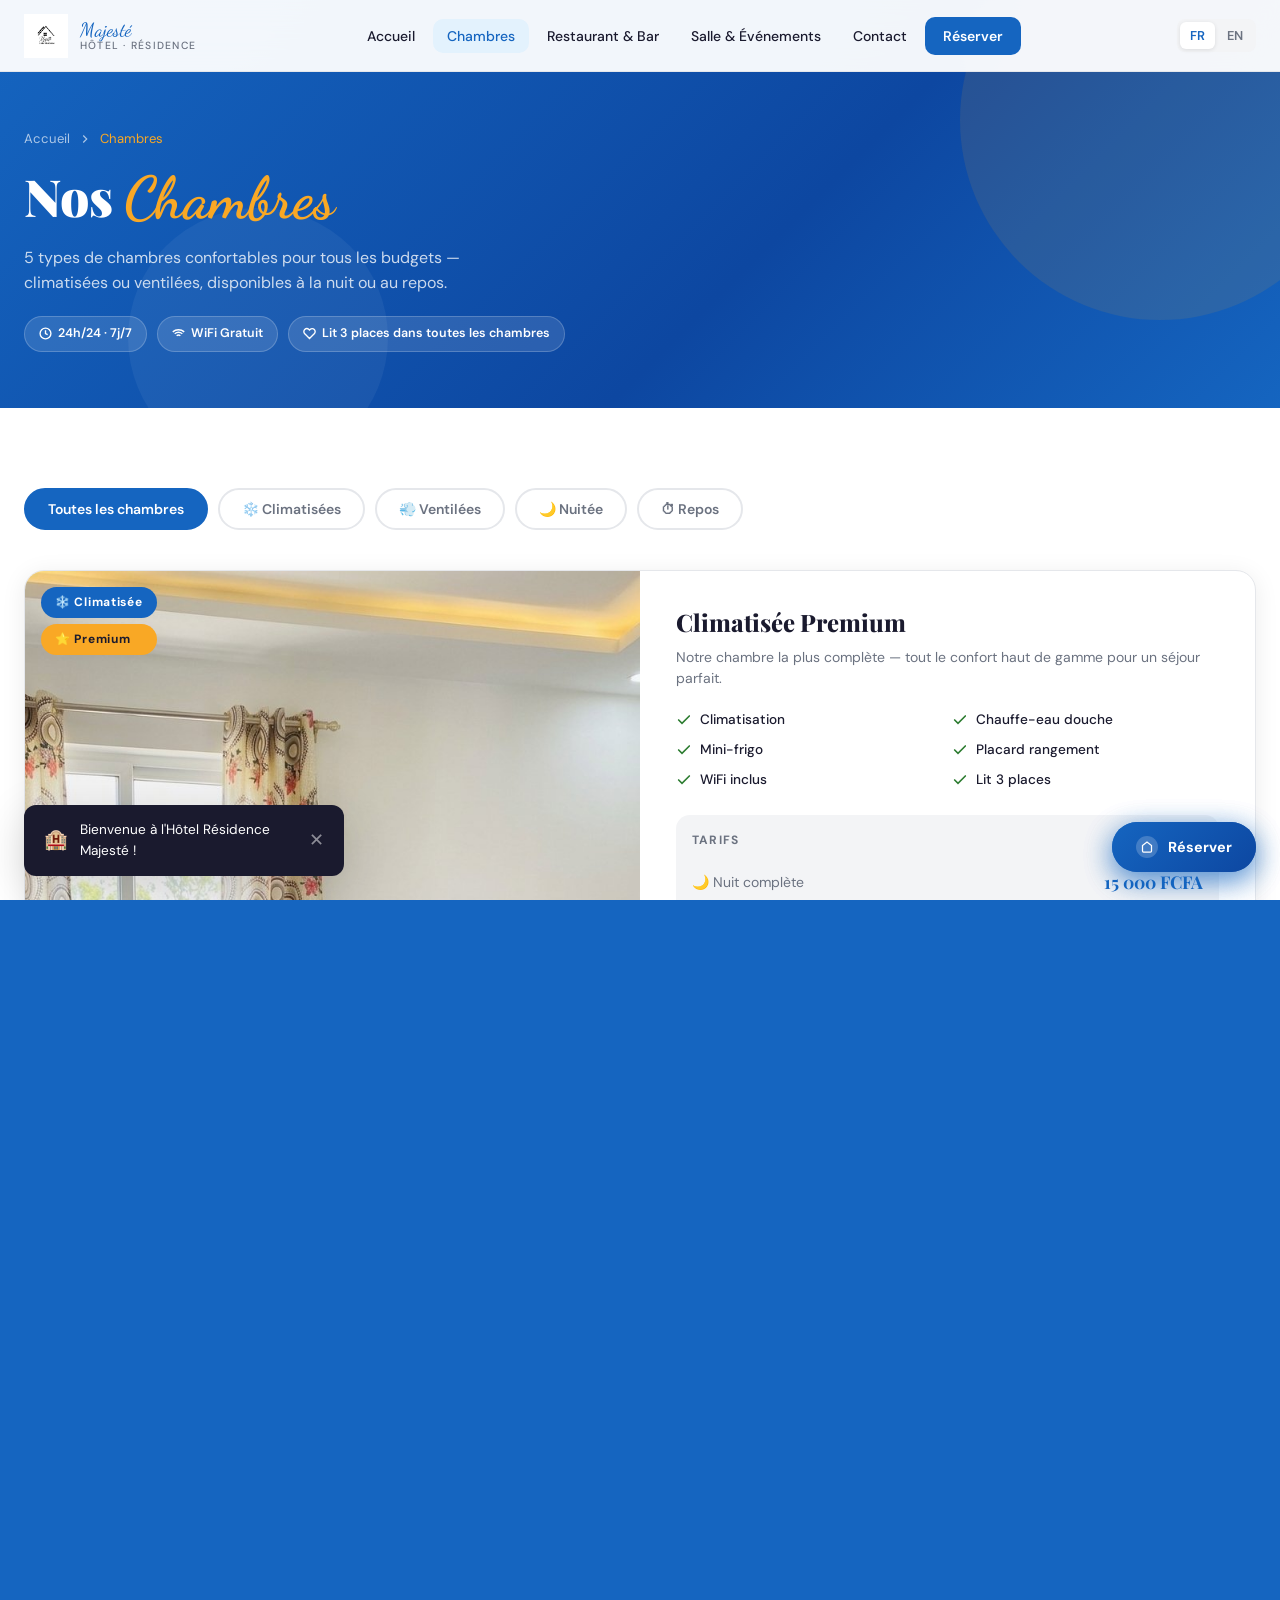
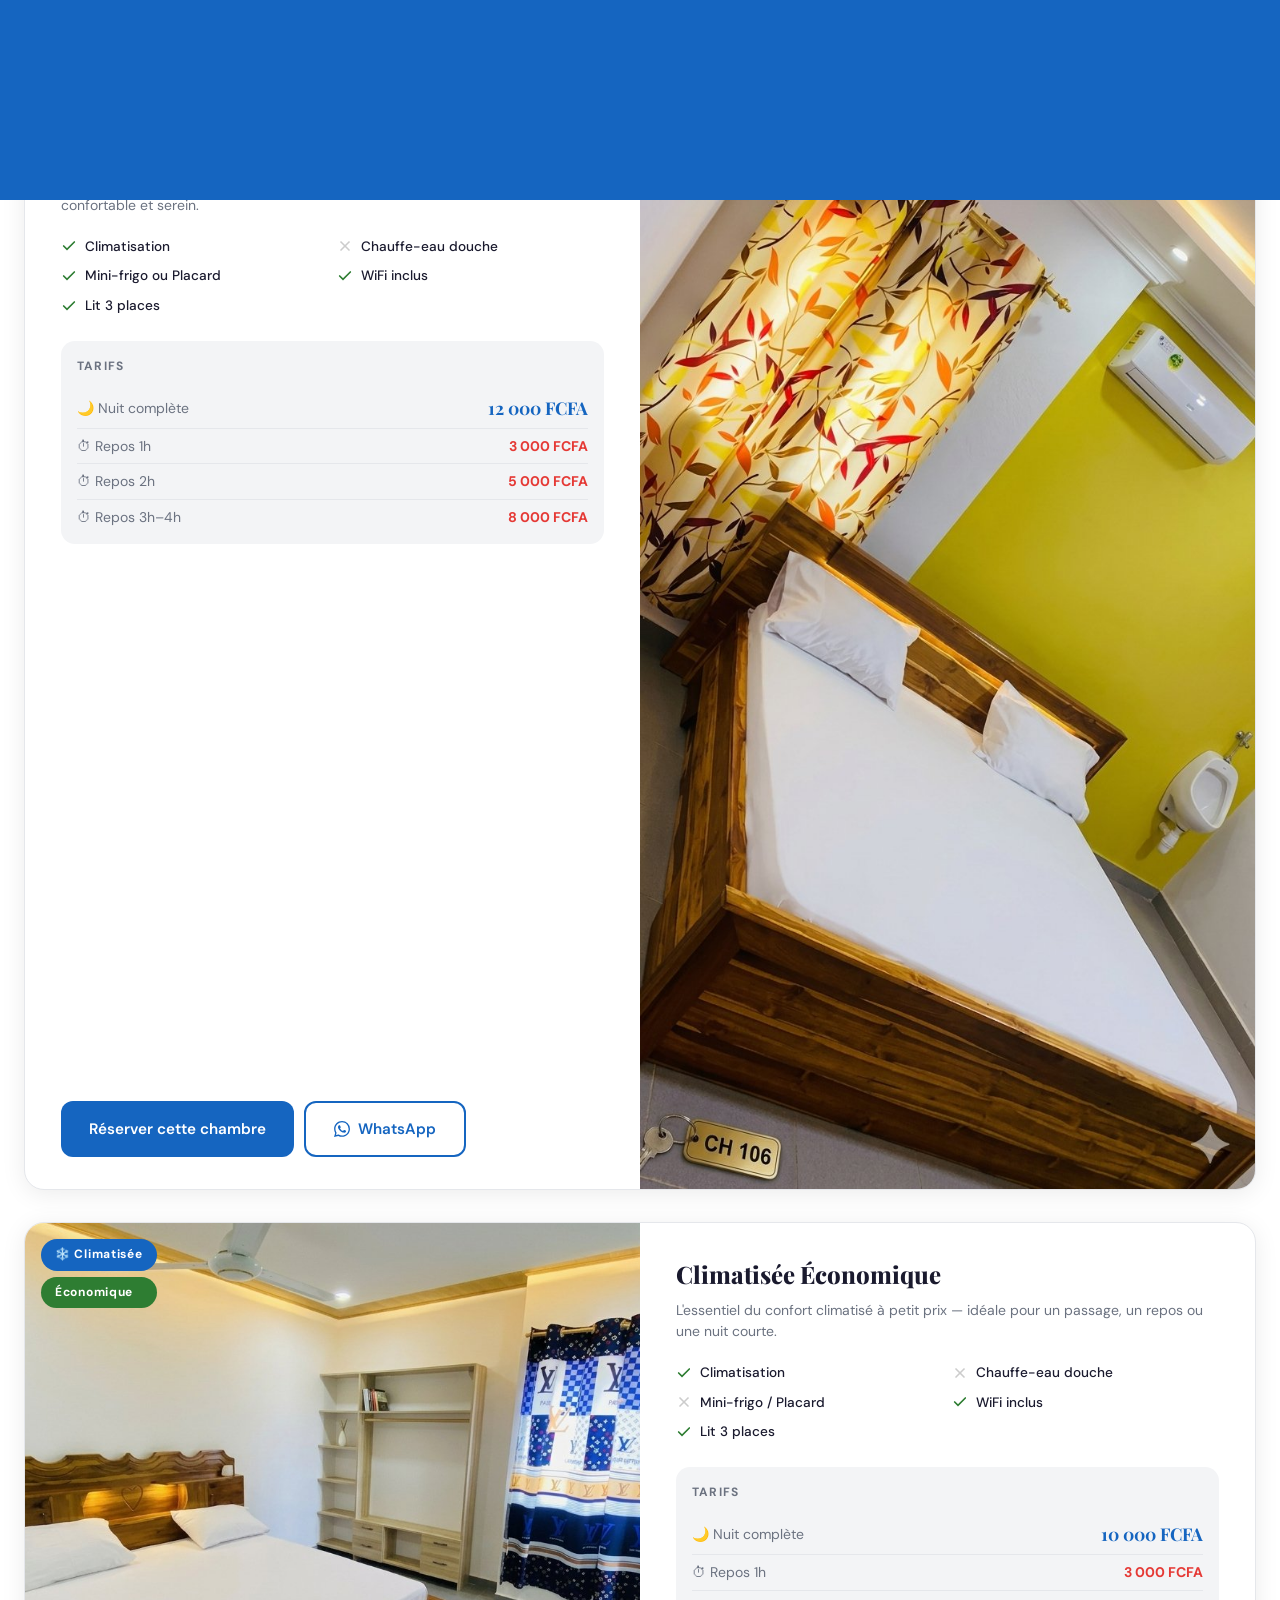
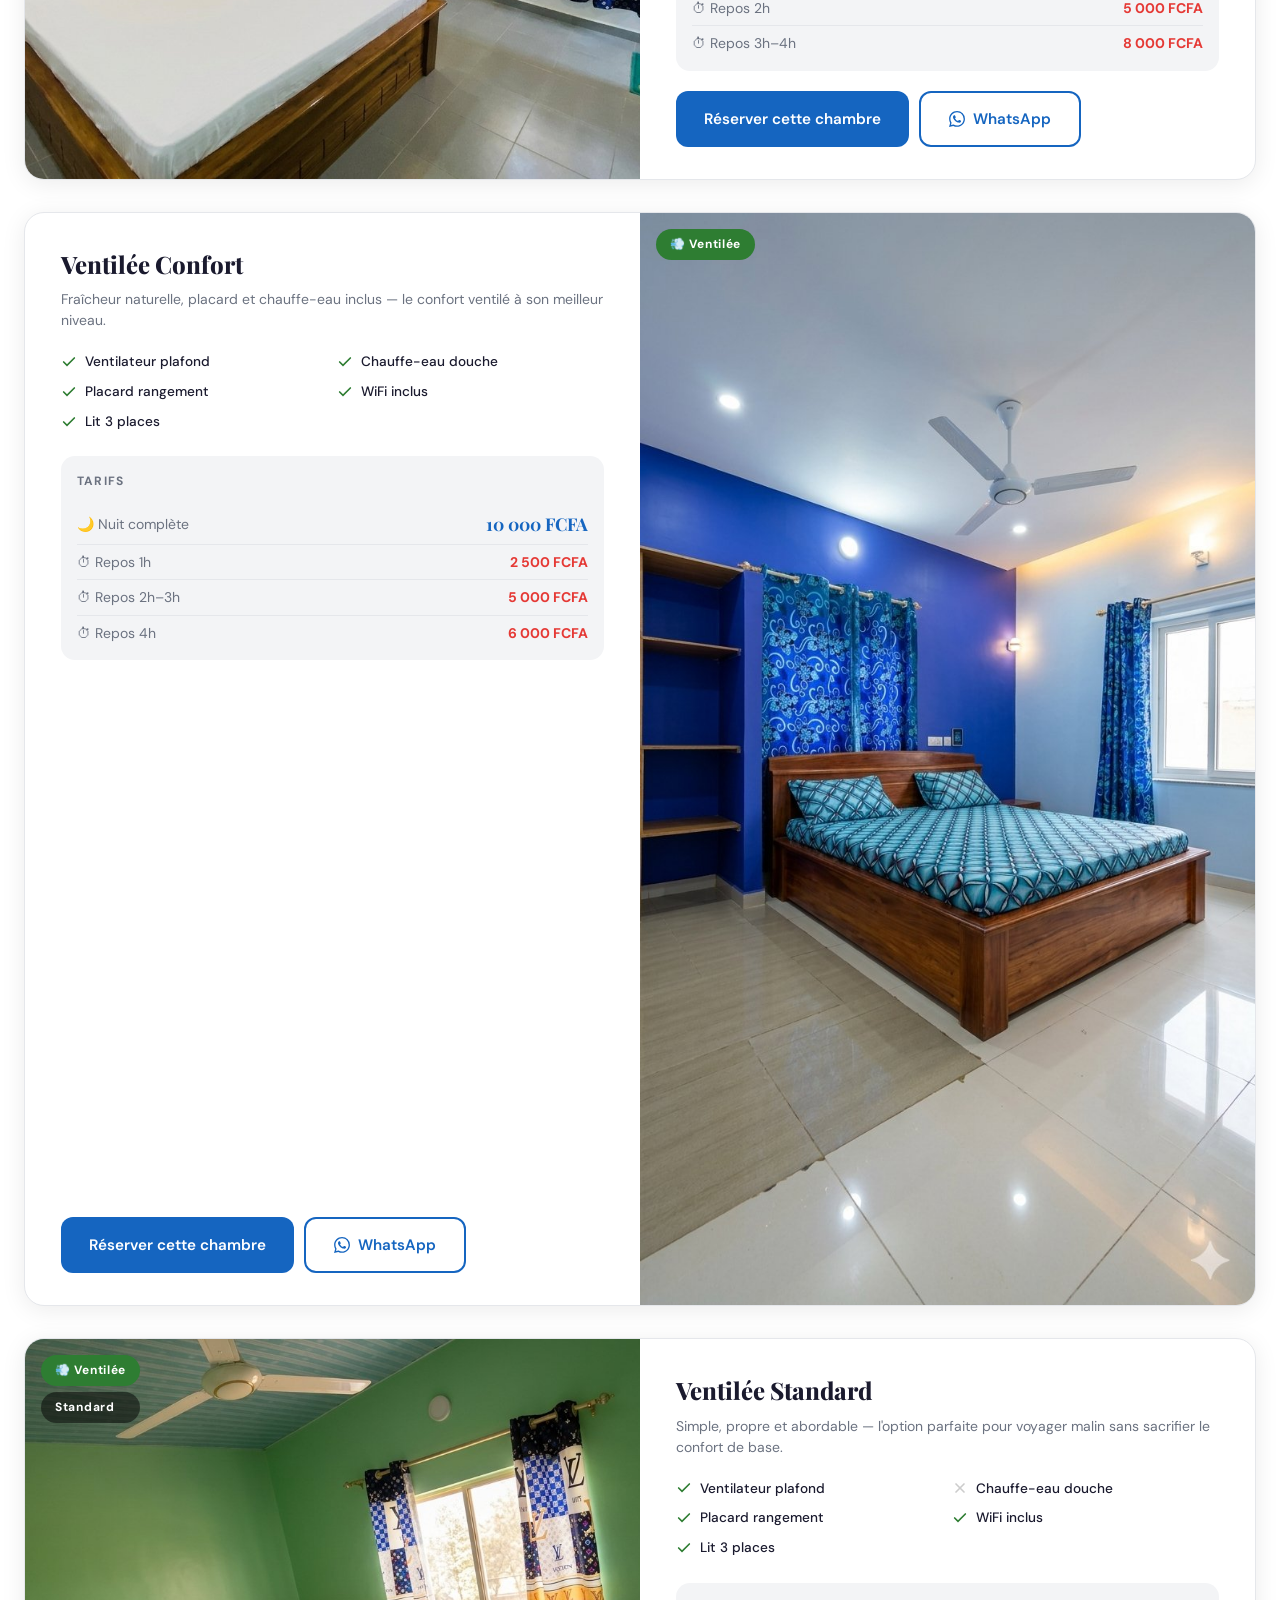
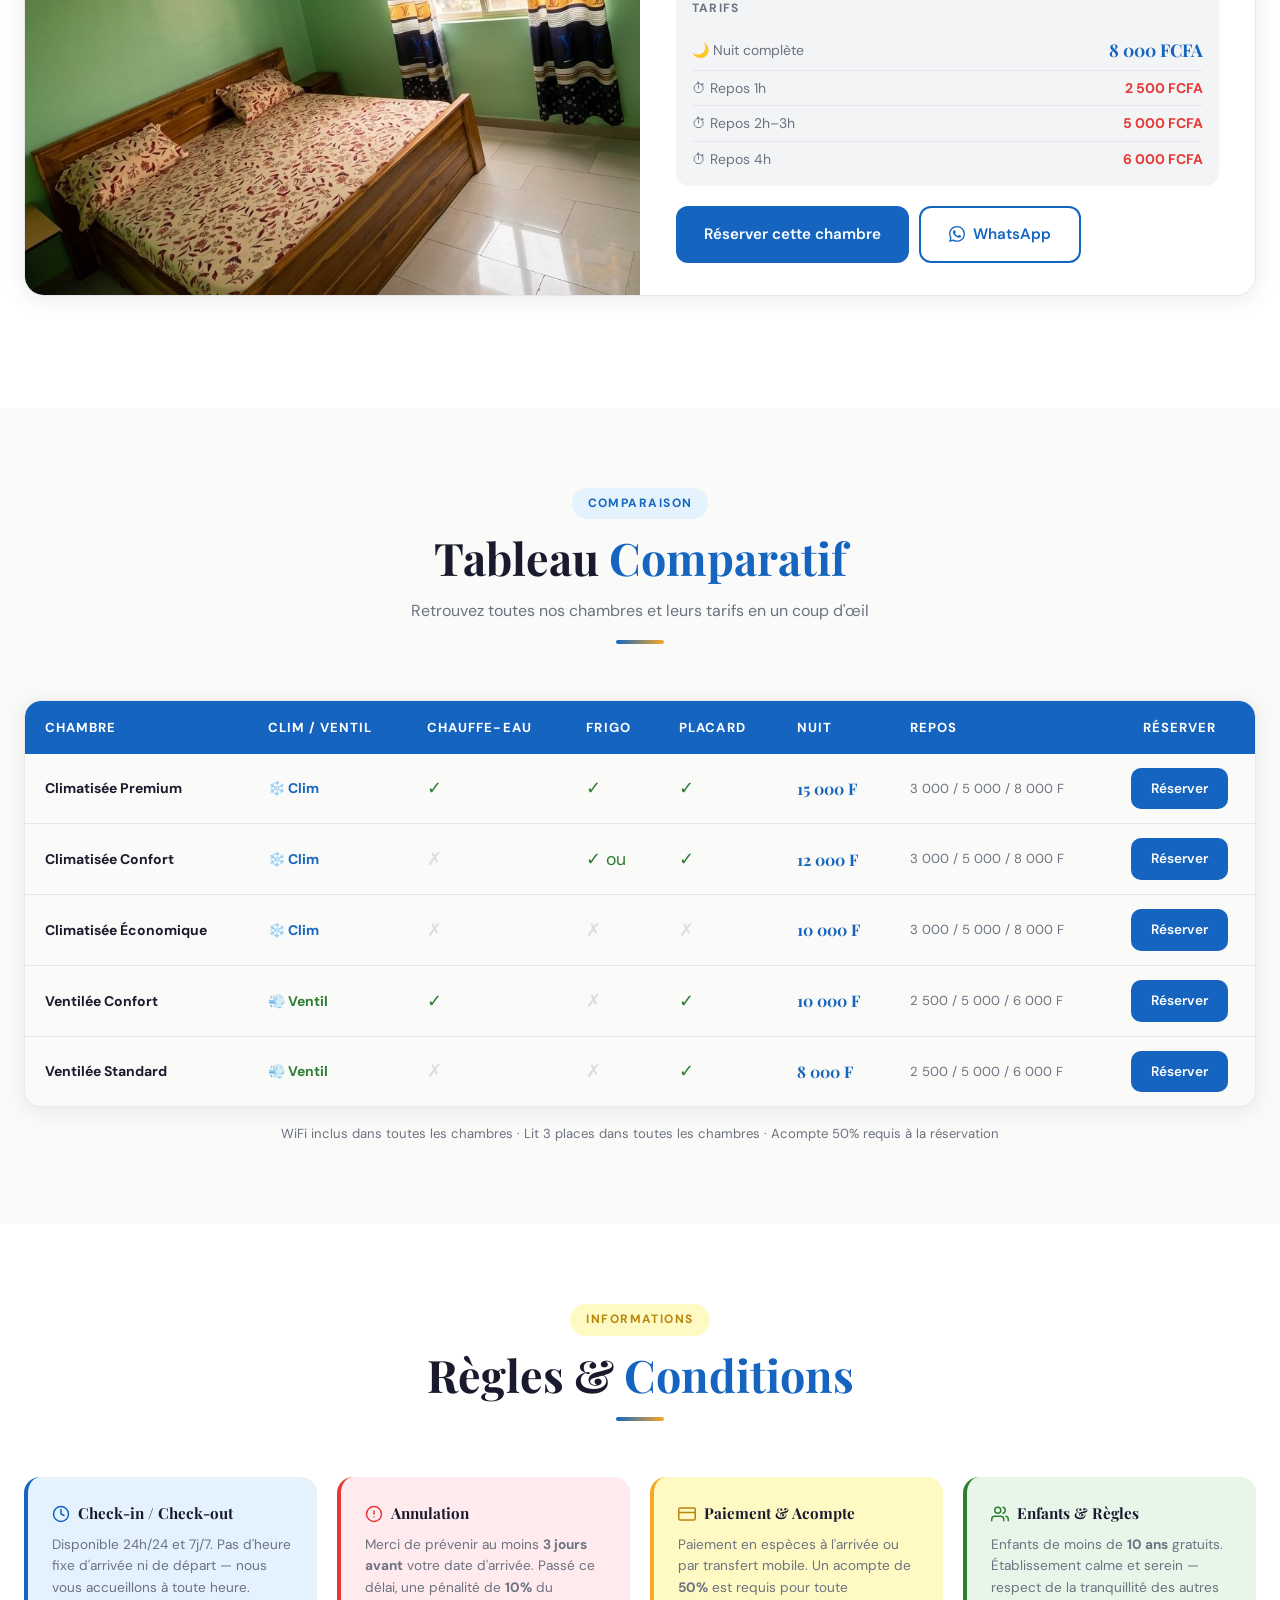
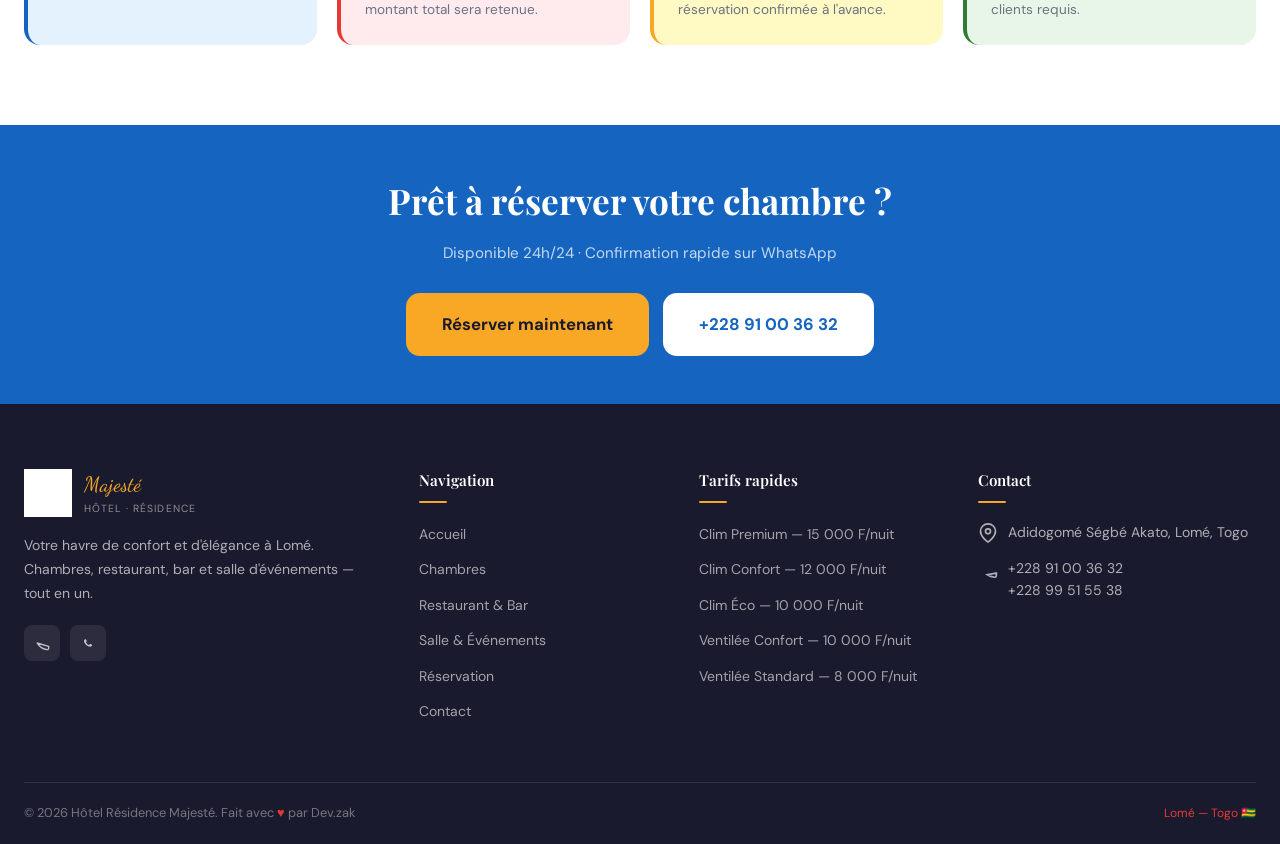
<file: chambres.html>
<!DOCTYPE html>
<html lang="fr">
<head>
  <meta charset="UTF-8" />
  <meta name="viewport" content="width=device-width, initial-scale=1.0" />
  <meta name="description" content="Chambres climatisées et ventilées à l'Hôtel Résidence Majesté — Lomé, Togo. 5 types de chambres à partir de 8 000 FCFA/nuit. WiFi inclus. Disponible 24h/24." />
  <meta name="keywords" content="chambre hotel lomé, chambre climatisée togo, chambre ventilée lomé, hébergement adidogomé" />
  <title>Nos Chambres — Hôtel Résidence Majesté</title>
  <link rel="icon" type="image/png" href="images/logo.jpg" />
  <link rel="stylesheet" href="css/main.css" />
  <link rel="stylesheet" href="css/components.css" />
  <link rel="stylesheet" href="css/loader.css" />
  <link rel="stylesheet" href="css/bot.css" />
  <style>
    /* ── PAGE-SPECIFIC STYLES ── */
    .page-hero {
      background: linear-gradient(135deg, var(--blue) 0%, #0D47A1 60%, #1565C0 100%);
      padding: calc(var(--nav-h) + 56px) 0 56px;
      position: relative;
      overflow: hidden;
    }
    .page-hero::before {
      content: '';
      position: absolute;
      top: -80px; right: -80px;
      width: 400px; height: 400px;
      background: rgba(249,168,37,0.1);
      border-radius: 50%;
    }
    .page-hero::after {
      content: '';
      position: absolute;
      bottom: -60px; left: 10%;
      width: 260px; height: 260px;
      background: rgba(255,255,255,0.05);
      border-radius: 50%;
    }
    .page-hero-inner {
      position: relative; z-index: 1;
    }
    .page-hero-breadcrumb {
      display: flex; align-items: center; gap: 8px;
      color: rgba(255,255,255,0.65);
      font-size: 0.82rem;
      margin-bottom: 16px;
    }
    .page-hero-breadcrumb a { color: rgba(255,255,255,0.65); transition: color var(--transition); }
    .page-hero-breadcrumb a:hover { color: var(--yellow); }
    .page-hero-breadcrumb span { color: var(--yellow); }
    .page-hero h1 {
      font-family: var(--font-display);
      font-size: clamp(2rem, 5vw, 3.2rem);
      font-weight: 900;
      color: var(--white);
      line-height: 1.15;
      margin-bottom: 12px;
    }
    .page-hero h1 em {
      font-style: normal;
      color: var(--yellow);
      font-family: var(--font-script);
      font-size: 1.15em;
    }
    .page-hero p {
      color: rgba(255,255,255,0.78);
      font-size: 1rem;
      max-width: 520px;
      line-height: 1.6;
    }
    .page-hero-badges {
      display: flex; gap: 10px; flex-wrap: wrap;
      margin-top: 20px;
    }
    .hero-badge {
      display: inline-flex; align-items: center; gap: 6px;
      background: rgba(255,255,255,0.12);
      border: 1px solid rgba(255,255,255,0.2);
      border-radius: 100px;
      padding: 7px 14px;
      color: var(--white);
      font-size: 0.78rem;
      font-weight: 600;
    }

    /* ── FILTER TABS ── */
    .filter-bar {
      display: flex; align-items: center; gap: 10px;
      flex-wrap: wrap;
      margin-bottom: 40px;
    }
    .filter-btn {
      padding: 10px 22px;
      border-radius: 100px;
      font-size: 0.875rem;
      font-weight: 600;
      border: 2px solid var(--border);
      color: var(--gray);
      background: var(--white);
      transition: all var(--transition);
      cursor: pointer;
    }
    .filter-btn:hover { border-color: var(--blue); color: var(--blue); }
    .filter-btn.active { background: var(--blue); border-color: var(--blue); color: var(--white); }
    .filter-btn.active-green { background: var(--green); border-color: var(--green); color: var(--white); }

    /* ── ROOM DETAIL CARD ── */
    .room-detail-card {
      background: var(--white);
      border-radius: 20px;
      overflow: hidden;
      box-shadow: var(--shadow);
      border: 1px solid var(--border);
      margin-bottom: 32px;
      transition: box-shadow var(--transition);
    }
    .room-detail-card:hover { box-shadow: var(--shadow-lg); }

    .room-detail-inner {
      display: grid;
      grid-template-columns: 1fr 1fr;
      min-height: 380px;
    }
    .room-detail-card.reverse .room-detail-inner {
      direction: rtl;
    }
    .room-detail-card.reverse .room-detail-inner > * {
      direction: ltr;
    }

    .room-detail-gallery {
      position: relative;
      overflow: hidden;
    }
    .room-detail-gallery img {
      width: 100%; height: 100%;
      object-fit: cover;
      transition: transform 0.6s ease;
    }
    .room-detail-card:hover .room-detail-gallery img {
      transform: scale(1.05);
    }
    .room-detail-badge-wrap {
      position: absolute;
      top: 16px; left: 16px;
      display: flex; flex-direction: column; gap: 6px;
    }
    .rdb {
      display: inline-flex; align-items: center; gap: 6px;
      padding: 6px 14px;
      border-radius: 100px;
      font-size: 0.75rem;
      font-weight: 700;
      letter-spacing: 0.06em;
    }
    .rdb-blue  { background: var(--blue);  color: var(--white); }
    .rdb-green { background: var(--green); color: var(--white); }
    .rdb-yellow{ background: var(--yellow); color: var(--dark); }

    .room-detail-body {
      padding: 32px 36px;
      display: flex;
      flex-direction: column;
      justify-content: space-between;
    }
    .room-detail-body h2 {
      font-family: var(--font-display);
      font-size: 1.5rem;
      font-weight: 800;
      color: var(--dark);
      margin-bottom: 6px;
    }
    .room-detail-body .room-tagline {
      font-size: 0.875rem;
      color: var(--gray);
      margin-bottom: 20px;
      line-height: 1.5;
    }

    /* Amenities list */
    .amenities-list {
      display: grid;
      grid-template-columns: 1fr 1fr;
      gap: 8px;
      margin-bottom: 24px;
    }
    .amenity-item {
      display: flex; align-items: center; gap: 8px;
      font-size: 0.85rem;
      color: var(--dark);
      font-weight: 500;
    }
    .amenity-item svg { flex-shrink: 0; }
    .amenity-ok  { color: var(--green); }
    .amenity-no  { color: #CCC; }

    /* Pricing table inside card */
    .room-pricing {
      background: var(--gray-light);
      border-radius: 14px;
      padding: 16px;
      margin-bottom: 20px;
    }
    .room-pricing-title {
      font-size: 0.75rem;
      text-transform: uppercase;
      letter-spacing: 0.1em;
      color: var(--gray);
      font-weight: 700;
      margin-bottom: 12px;
    }
    .pricing-row {
      display: flex;
      justify-content: space-between;
      align-items: center;
      padding: 6px 0;
      border-bottom: 1px solid var(--border);
      font-size: 0.875rem;
    }
    .pricing-row:last-child { border-bottom: none; padding-bottom: 0; }
    .pricing-label { color: var(--gray); }
    .pricing-value {
      font-weight: 700;
      color: var(--dark);
    }
    .pricing-value.main {
      font-family: var(--font-display);
      font-size: 1.1rem;
      color: var(--blue);
    }
    .pricing-value.repos { color: var(--red); }

    .room-cta-row {
      display: flex; gap: 10px; flex-wrap: wrap;
    }

    /* ── COMPARISON TABLE ── */
    .compare-table-wrap {
      overflow-x: auto;
      border-radius: 16px;
      box-shadow: var(--shadow);
      border: 1px solid var(--border);
    }
    .compare-table {
      width: 100%;
      border-collapse: collapse;
      font-size: 0.875rem;
      min-width: 680px;
    }
    .compare-table thead {
      background: var(--blue);
      color: var(--white);
    }
    .compare-table thead th {
      padding: 16px 20px;
      text-align: left;
      font-weight: 700;
      font-size: 0.82rem;
      text-transform: uppercase;
      letter-spacing: 0.08em;
    }
    .compare-table thead th:first-child { border-radius: 16px 0 0 0; }
    .compare-table thead th:last-child  { border-radius: 0 16px 0 0; text-align: center; }
    .compare-table tbody tr { border-bottom: 1px solid var(--border); }
    .compare-table tbody tr:last-child { border-bottom: none; }
    .compare-table tbody tr:nth-child(even) { background: var(--cream); }
    .compare-table tbody tr:hover { background: var(--blue-pale); }
    .compare-table tbody td { padding: 14px 20px; vertical-align: middle; }
    .compare-table td:first-child { font-weight: 700; color: var(--dark); }
    .compare-table td.price-col {
      font-family: var(--font-display);
      font-size: 1rem;
      font-weight: 700;
      color: var(--blue);
    }
    .compare-table td.repos-col {
      font-size: 0.82rem;
      color: var(--gray);
      line-height: 1.5;
    }
    .compare-table td.action-col { text-align: center; }
    .check-ok { color: var(--green); font-size: 1.1rem; }
    .check-no { color: #DDD; font-size: 1.1rem; }

    /* ── POLICY SECTION ── */
    .policy-grid {
      display: grid;
      grid-template-columns: repeat(auto-fit, minmax(240px, 1fr));
      gap: 20px;
    }
    .policy-card {
      border-radius: var(--radius);
      padding: 24px;
      border-left: 4px solid transparent;
    }
    .policy-card.blue  { background: var(--blue-pale);   border-color: var(--blue);  }
    .policy-card.red   { background: var(--red-light);   border-color: var(--red);   }
    .policy-card.yellow{ background: var(--yellow-light); border-color: var(--yellow);}
    .policy-card.green { background: var(--green-light); border-color: var(--green); }
    .policy-card h4 {
      font-family: var(--font-display);
      font-size: 0.95rem;
      font-weight: 700;
      margin-bottom: 8px;
      color: var(--dark);
      display: flex; align-items: center; gap: 8px;
    }
    .policy-card p {
      font-size: 0.85rem;
      color: var(--gray);
      line-height: 1.6;
    }

    /* ── RESPONSIVE ── */
    @media (max-width: 900px) {
      .room-detail-inner { grid-template-columns: 1fr; }
      .room-detail-gallery { height: 240px; }
      .room-detail-card.reverse .room-detail-inner { direction: ltr; }
      .room-detail-body { padding: 20px; }
      .amenities-list { grid-template-columns: 1fr 1fr; }
    }
    @media (max-width: 640px) {
      .amenities-list { grid-template-columns: 1fr; }
      .room-cta-row .btn { flex: 1; justify-content: center; min-width: 0; }
      .room-detail-body { padding: 16px; }
      .compare-table { font-size: 0.78rem; min-width: 580px; }
      .compare-table thead th, .compare-table tbody td { padding: 10px 12px; }
      .policy-grid { grid-template-columns: 1fr; }
      .filter-bar { gap: 8px; }
      .filter-btn { padding: 8px 14px; font-size: 0.8rem; }
    }
  </style>
</head>
<body>

<!-- PAGE LOADER -->
<div id="page-loader">
  <img src="images/logo.jpg" alt="Majesté" class="loader-logo" />
  <div class="loader-bar"><div class="loader-bar-fill"></div></div>
</div>
<div class="scroll-progress"></div>
<div class="page-transition"></div>

<!-- ══ NAVIGATION ══ -->
<nav class="navbar">
  <div class="nav-inner">
    <a href="index.html" class="nav-logo">
      <img src="images/logo.jpg" alt="Logo Hôtel Résidence Majesté" />
      <div class="nav-logo-text">
        <span class="nav-logo-name">Majesté</span>
        <span class="nav-logo-sub">Hôtel · Résidence</span>
      </div>
    </a>
    <ul class="nav-links">
      <li><a href="index.html" data-i18n="nav_home">Accueil</a></li>
      <li><a href="chambres.html" class="active" data-i18n="nav_rooms">Chambres</a></li>
      <li><a href="restaurant.html" data-i18n="nav_restaurant">Restaurant & Bar</a></li>
      <li><a href="evenements.html" data-i18n="nav_events">Salle & Événements</a></li>
      <li><a href="contact.html" data-i18n="nav_contact">Contact</a></li>
      <li><a href="reservation.html" class="nav-reserve" data-i18n="nav_reserve_btn">Réserver</a></li>
    </ul>
    <div style="display:flex;align-items:center;gap:12px;">
      <div class="lang-switcher">
        <button class="lang-btn active" data-lang="fr">FR</button>
        <button class="lang-btn" data-lang="en">EN</button>
      </div>
      <button class="nav-toggle" aria-label="Menu"><span></span><span></span><span></span></button>
    </div>
  </div>
</nav>
<div class="nav-mobile">
  <a href="index.html" data-i18n="nav_home">Accueil</a>
  <a href="chambres.html" data-i18n="nav_rooms">Chambres</a>
  <a href="restaurant.html" data-i18n="nav_restaurant">Restaurant & Bar</a>
  <a href="evenements.html" data-i18n="nav_events">Salle & Événements</a>
  <a href="contact.html" data-i18n="nav_contact">Contact</a>
  <a href="reservation.html" class="nav-reserve-mobile" data-i18n="nav_reserve_btn">Réserver</a>
  <div class="lang-switcher">
    <button class="lang-btn active" data-lang="fr">FR</button>
    <button class="lang-btn" data-lang="en">EN</button>
  </div>
</div>

<!-- ══ PAGE HERO ══ -->
<section class="page-hero">
  <div class="container page-hero-inner">
    <div class="page-hero-breadcrumb">
      <a href="index.html" data-i18n="nav_home">Accueil</a>
      <svg width="14" height="14" viewBox="0 0 24 24" fill="none" stroke="currentColor" stroke-width="2"><polyline points="9 18 15 12 9 6"/></svg>
      <span data-i18n="nav_rooms">Chambres</span>
    </div>
    <h1>Nos <em>Chambres</em></h1>
    <p data-i18n="rooms_hero_desc">5 types de chambres confortables pour tous les budgets — climatisées ou ventilées, disponibles à la nuit ou au repos.</p>
    <div class="page-hero-badges">
      <span class="hero-badge">
        <svg width="13" height="13" viewBox="0 0 24 24" fill="none" stroke="currentColor" stroke-width="2.5"><circle cx="12" cy="12" r="10"/><polyline points="12 6 12 12 16 14"/></svg>
        <span data-i18n="quick_checkin_v">24h/24 · 7j/7</span>
      </span>
      <span class="hero-badge">
        <svg width="13" height="13" viewBox="0 0 24 24" fill="none" stroke="currentColor" stroke-width="2.5"><path d="M5 12.55a11 11 0 0 1 14.08 0"/><path d="M1.42 9a16 16 0 0 1 21.16 0"/><path d="M8.53 16.11a6 6 0 0 1 6.95 0"/><line x1="12" y1="20" x2="12.01" y2="20"/></svg>
        <span data-i18n="quick_wifi">WiFi Gratuit</span>
      </span>
      <span class="hero-badge">
        <svg width="13" height="13" viewBox="0 0 24 24" fill="none" stroke="currentColor" stroke-width="2.5"><path d="M20.84 4.61a5.5 5.5 0 0 0-7.78 0L12 5.67l-1.06-1.06a5.5 5.5 0 0 0-7.78 7.78l1.06 1.06L12 21.23l7.78-7.78 1.06-1.06a5.5 5.5 0 0 0 0-7.78z"/></svg>
        <span>Lit 3 places dans toutes les chambres</span>
      </span>
    </div>
  </div>
</section>

<!-- ══ ROOMS SECTION ══ -->
<section class="section">
  <div class="container">

    <!-- Filter bar -->
    <div class="filter-bar fade-in">
      <button class="filter-btn active" onclick="filterRooms('all', this)">Toutes les chambres</button>
      <button class="filter-btn" onclick="filterRooms('clim', this)">❄️ Climatisées</button>
      <button class="filter-btn" onclick="filterRooms('vent', this)">💨 Ventilées</button>
      <button class="filter-btn" onclick="filterRooms('nuit', this)">🌙 Nuitée</button>
      <button class="filter-btn" onclick="filterRooms('repos', this)">⏱ Repos</button>
    </div>

    <!-- ── CHAMBRE 1 — Climatisée Premium ── -->
    <div class="room-detail-card fade-in" data-type="clim nuit repos">
      <div class="room-detail-inner">
        <div class="room-detail-gallery">
          <img src="images/chambre-premium.png" alt="Chambre Climatisée Premium" loading="lazy" />
          <div class="room-detail-badge-wrap">
            <span class="rdb rdb-blue">❄️ Climatisée</span>
            <span class="rdb rdb-yellow">⭐ Premium</span>
          </div>
        </div>
        <div class="room-detail-body">
          <div>
            <h2 data-i18n="room_clim_prem">Climatisée Premium</h2>
            <p class="room-tagline">Notre chambre la plus complète — tout le confort haut de gamme pour un séjour parfait.</p>
            <div class="amenities-list">
              <div class="amenity-item">
                <svg class="amenity-ok" width="16" height="16" viewBox="0 0 24 24" fill="none" stroke="currentColor" stroke-width="2.5" stroke-linecap="round"><polyline points="20 6 9 17 4 12"/></svg>
                Climatisation
              </div>
              <div class="amenity-item">
                <svg class="amenity-ok" width="16" height="16" viewBox="0 0 24 24" fill="none" stroke="currentColor" stroke-width="2.5" stroke-linecap="round"><polyline points="20 6 9 17 4 12"/></svg>
                Chauffe-eau douche
              </div>
              <div class="amenity-item">
                <svg class="amenity-ok" width="16" height="16" viewBox="0 0 24 24" fill="none" stroke="currentColor" stroke-width="2.5" stroke-linecap="round"><polyline points="20 6 9 17 4 12"/></svg>
                Mini-frigo
              </div>
              <div class="amenity-item">
                <svg class="amenity-ok" width="16" height="16" viewBox="0 0 24 24" fill="none" stroke="currentColor" stroke-width="2.5" stroke-linecap="round"><polyline points="20 6 9 17 4 12"/></svg>
                Placard rangement
              </div>
              <div class="amenity-item">
                <svg class="amenity-ok" width="16" height="16" viewBox="0 0 24 24" fill="none" stroke="currentColor" stroke-width="2.5" stroke-linecap="round"><polyline points="20 6 9 17 4 12"/></svg>
                WiFi inclus
              </div>
              <div class="amenity-item">
                <svg class="amenity-ok" width="16" height="16" viewBox="0 0 24 24" fill="none" stroke="currentColor" stroke-width="2.5" stroke-linecap="round"><polyline points="20 6 9 17 4 12"/></svg>
                Lit 3 places
              </div>
            </div>
            <div class="room-pricing">
              <div class="room-pricing-title">Tarifs</div>
              <div class="pricing-row">
                <span class="pricing-label">🌙 Nuit complète</span>
                <span class="pricing-value main">15 000 FCFA</span>
              </div>
              <div class="pricing-row">
                <span class="pricing-label">⏱ Repos 1h</span>
                <span class="pricing-value repos">3 000 FCFA</span>
              </div>
              <div class="pricing-row">
                <span class="pricing-label">⏱ Repos 2h</span>
                <span class="pricing-value repos">5 000 FCFA</span>
              </div>
              <div class="pricing-row">
                <span class="pricing-label">⏱ Repos 3h–4h</span>
                <span class="pricing-value repos">8 000 FCFA</span>
              </div>
            </div>
          </div>
          <div class="room-cta-row">
            <a href="reservation.html" class="btn btn-primary">Réserver cette chambre</a>
            <a href="https://wa.me/22891003632?text=Bonjour%2C%20je%20souhaite%20réserver%20la%20chambre%20Climatisée%20Premium." target="_blank" class="btn btn-outline">
              <svg width="16" height="16" viewBox="0 0 24 24" fill="currentColor"><path d="M17.472 14.382c-.297-.149-1.758-.867-2.03-.967-.273-.099-.471-.148-.67.15-.197.297-.767.966-.94 1.164-.173.199-.347.223-.644.075-.297-.15-1.255-.463-2.39-1.475-.883-.788-1.48-1.761-1.653-2.059-.173-.297-.018-.458.13-.606.134-.133.298-.347.446-.52.149-.174.198-.298.298-.497.099-.198.05-.371-.025-.52-.075-.149-.669-1.612-.916-2.207-.242-.579-.487-.5-.669-.51-.173-.008-.371-.01-.57-.01-.198 0-.52.074-.792.372-.272.297-1.04 1.016-1.04 2.479 0 1.462 1.065 2.875 1.213 3.074.149.198 2.096 3.2 5.077 4.487.709.306 1.262.489 1.694.625.712.227 1.36.195 1.871.118.571-.085 1.758-.719 2.006-1.413.248-.694.248-1.289.173-1.413-.074-.124-.272-.198-.57-.347m-5.421 7.403h-.004a9.87 9.87 0 0 1-5.031-1.378l-.361-.214-3.741.982.998-3.648-.235-.374a9.86 9.86 0 0 1-1.51-5.26c.001-5.45 4.436-9.884 9.888-9.884 2.64 0 5.122 1.03 6.988 2.898a9.825 9.825 0 0 1 2.893 6.994c-.003 5.45-4.437 9.884-9.885 9.884m8.413-18.297A11.815 11.815 0 0 0 12.05 0C5.495 0 .16 5.335.157 11.892c0 2.096.547 4.142 1.588 5.945L.057 24l6.305-1.654a11.882 11.882 0 0 0 5.683 1.448h.005c6.554 0 11.89-5.335 11.893-11.893a11.821 11.821 0 0 0-3.48-8.413z"/></svg>
              WhatsApp
            </a>
          </div>
        </div>
      </div>
    </div>

    <!-- ── CHAMBRE 2 — Climatisée Confort ── -->
    <div class="room-detail-card reverse fade-in" data-type="clim nuit repos">
      <div class="room-detail-inner">
        <div class="room-detail-gallery">
          <img src="images/chambre-clim-106.png" alt="Chambre Climatisée Confort" loading="lazy" />
          <div class="room-detail-badge-wrap">
            <span class="rdb rdb-blue">❄️ Climatisée</span>
          </div>
        </div>
        <div class="room-detail-body">
          <div>
            <h2 data-i18n="room_clim_conf">Climatisée Confort</h2>
            <p class="room-tagline">Chambre climatisée bien équipée avec mini-frigo ou placard, pour un séjour confortable et serein.</p>
            <div class="amenities-list">
              <div class="amenity-item">
                <svg class="amenity-ok" width="16" height="16" viewBox="0 0 24 24" fill="none" stroke="currentColor" stroke-width="2.5" stroke-linecap="round"><polyline points="20 6 9 17 4 12"/></svg>
                Climatisation
              </div>
              <div class="amenity-item">
                <svg class="amenity-no" width="16" height="16" viewBox="0 0 24 24" fill="none" stroke="currentColor" stroke-width="2.5" stroke-linecap="round"><line x1="18" y1="6" x2="6" y2="18"/><line x1="6" y1="6" x2="18" y2="18"/></svg>
                Chauffe-eau douche
              </div>
              <div class="amenity-item">
                <svg class="amenity-ok" width="16" height="16" viewBox="0 0 24 24" fill="none" stroke="currentColor" stroke-width="2.5" stroke-linecap="round"><polyline points="20 6 9 17 4 12"/></svg>
                Mini-frigo ou Placard
              </div>
              <div class="amenity-item">
                <svg class="amenity-ok" width="16" height="16" viewBox="0 0 24 24" fill="none" stroke="currentColor" stroke-width="2.5" stroke-linecap="round"><polyline points="20 6 9 17 4 12"/></svg>
                WiFi inclus
              </div>
              <div class="amenity-item">
                <svg class="amenity-ok" width="16" height="16" viewBox="0 0 24 24" fill="none" stroke="currentColor" stroke-width="2.5" stroke-linecap="round"><polyline points="20 6 9 17 4 12"/></svg>
                Lit 3 places
              </div>
            </div>
            <div class="room-pricing">
              <div class="room-pricing-title">Tarifs</div>
              <div class="pricing-row">
                <span class="pricing-label">🌙 Nuit complète</span>
                <span class="pricing-value main">12 000 FCFA</span>
              </div>
              <div class="pricing-row">
                <span class="pricing-label">⏱ Repos 1h</span>
                <span class="pricing-value repos">3 000 FCFA</span>
              </div>
              <div class="pricing-row">
                <span class="pricing-label">⏱ Repos 2h</span>
                <span class="pricing-value repos">5 000 FCFA</span>
              </div>
              <div class="pricing-row">
                <span class="pricing-label">⏱ Repos 3h–4h</span>
                <span class="pricing-value repos">8 000 FCFA</span>
              </div>
            </div>
          </div>
          <div class="room-cta-row">
            <a href="reservation.html" class="btn btn-primary">Réserver cette chambre</a>
            <a href="https://wa.me/22891003632?text=Bonjour%2C%20je%20souhaite%20réserver%20la%20chambre%20Climatisée%20Confort." target="_blank" class="btn btn-outline">
              <svg width="16" height="16" viewBox="0 0 24 24" fill="currentColor"><path d="M17.472 14.382c-.297-.149-1.758-.867-2.03-.967-.273-.099-.471-.148-.67.15-.197.297-.767.966-.94 1.164-.173.199-.347.223-.644.075-.297-.15-1.255-.463-2.39-1.475-.883-.788-1.48-1.761-1.653-2.059-.173-.297-.018-.458.13-.606.134-.133.298-.347.446-.52.149-.174.198-.298.298-.497.099-.198.05-.371-.025-.52-.075-.149-.669-1.612-.916-2.207-.242-.579-.487-.5-.669-.51-.173-.008-.371-.01-.57-.01-.198 0-.52.074-.792.372-.272.297-1.04 1.016-1.04 2.479 0 1.462 1.065 2.875 1.213 3.074.149.198 2.096 3.2 5.077 4.487.709.306 1.262.489 1.694.625.712.227 1.36.195 1.871.118.571-.085 1.758-.719 2.006-1.413.248-.694.248-1.289.173-1.413-.074-.124-.272-.198-.57-.347m-5.421 7.403h-.004a9.87 9.87 0 0 1-5.031-1.378l-.361-.214-3.741.982.998-3.648-.235-.374a9.86 9.86 0 0 1-1.51-5.26c.001-5.45 4.436-9.884 9.888-9.884 2.64 0 5.122 1.03 6.988 2.898a9.825 9.825 0 0 1 2.893 6.994c-.003 5.45-4.437 9.884-9.885 9.884m8.413-18.297A11.815 11.815 0 0 0 12.05 0C5.495 0 .16 5.335.157 11.892c0 2.096.547 4.142 1.588 5.945L.057 24l6.305-1.654a11.882 11.882 0 0 0 5.683 1.448h.005c6.554 0 11.89-5.335 11.893-11.893a11.821 11.821 0 0 0-3.48-8.413z"/></svg>
              WhatsApp
            </a>
          </div>
        </div>
      </div>
    </div>

    <!-- ── CHAMBRE 3 — Climatisée Économique ── -->
    <div class="room-detail-card fade-in" data-type="clim nuit repos">
      <div class="room-detail-inner">
        <div class="room-detail-gallery">
          <img src="images/chambre-clim-eco.png" alt="Chambre Climatisée Économique" loading="lazy" />
          <div class="room-detail-badge-wrap">
            <span class="rdb rdb-blue">❄️ Climatisée</span>
            <span class="rdb" style="background:var(--green);color:white;">Économique</span>
          </div>
        </div>
        <div class="room-detail-body">
          <div>
            <h2 data-i18n="room_clim_eco">Climatisée Économique</h2>
            <p class="room-tagline">L'essentiel du confort climatisé à petit prix — idéale pour un passage, un repos ou une nuit courte.</p>
            <div class="amenities-list">
              <div class="amenity-item">
                <svg class="amenity-ok" width="16" height="16" viewBox="0 0 24 24" fill="none" stroke="currentColor" stroke-width="2.5" stroke-linecap="round"><polyline points="20 6 9 17 4 12"/></svg>
                Climatisation
              </div>
              <div class="amenity-item">
                <svg class="amenity-no" width="16" height="16" viewBox="0 0 24 24" fill="none" stroke="currentColor" stroke-width="2.5" stroke-linecap="round"><line x1="18" y1="6" x2="6" y2="18"/><line x1="6" y1="6" x2="18" y2="18"/></svg>
                Chauffe-eau douche
              </div>
              <div class="amenity-item">
                <svg class="amenity-no" width="16" height="16" viewBox="0 0 24 24" fill="none" stroke="currentColor" stroke-width="2.5" stroke-linecap="round"><line x1="18" y1="6" x2="6" y2="18"/><line x1="6" y1="6" x2="18" y2="18"/></svg>
                Mini-frigo / Placard
              </div>
              <div class="amenity-item">
                <svg class="amenity-ok" width="16" height="16" viewBox="0 0 24 24" fill="none" stroke="currentColor" stroke-width="2.5" stroke-linecap="round"><polyline points="20 6 9 17 4 12"/></svg>
                WiFi inclus
              </div>
              <div class="amenity-item">
                <svg class="amenity-ok" width="16" height="16" viewBox="0 0 24 24" fill="none" stroke="currentColor" stroke-width="2.5" stroke-linecap="round"><polyline points="20 6 9 17 4 12"/></svg>
                Lit 3 places
              </div>
            </div>
            <div class="room-pricing">
              <div class="room-pricing-title">Tarifs</div>
              <div class="pricing-row">
                <span class="pricing-label">🌙 Nuit complète</span>
                <span class="pricing-value main">10 000 FCFA</span>
              </div>
              <div class="pricing-row">
                <span class="pricing-label">⏱ Repos 1h</span>
                <span class="pricing-value repos">3 000 FCFA</span>
              </div>
              <div class="pricing-row">
                <span class="pricing-label">⏱ Repos 2h</span>
                <span class="pricing-value repos">5 000 FCFA</span>
              </div>
              <div class="pricing-row">
                <span class="pricing-label">⏱ Repos 3h–4h</span>
                <span class="pricing-value repos">8 000 FCFA</span>
              </div>
            </div>
          </div>
          <div class="room-cta-row">
            <a href="reservation.html" class="btn btn-primary">Réserver cette chambre</a>
            <a href="https://wa.me/22891003632?text=Bonjour%2C%20je%20souhaite%20réserver%20la%20chambre%20Climatisée%20Économique." target="_blank" class="btn btn-outline">
              <svg width="16" height="16" viewBox="0 0 24 24" fill="currentColor"><path d="M17.472 14.382c-.297-.149-1.758-.867-2.03-.967-.273-.099-.471-.148-.67.15-.197.297-.767.966-.94 1.164-.173.199-.347.223-.644.075-.297-.15-1.255-.463-2.39-1.475-.883-.788-1.48-1.761-1.653-2.059-.173-.297-.018-.458.13-.606.134-.133.298-.347.446-.52.149-.174.198-.298.298-.497.099-.198.05-.371-.025-.52-.075-.149-.669-1.612-.916-2.207-.242-.579-.487-.5-.669-.51-.173-.008-.371-.01-.57-.01-.198 0-.52.074-.792.372-.272.297-1.04 1.016-1.04 2.479 0 1.462 1.065 2.875 1.213 3.074.149.198 2.096 3.2 5.077 4.487.709.306 1.262.489 1.694.625.712.227 1.36.195 1.871.118.571-.085 1.758-.719 2.006-1.413.248-.694.248-1.289.173-1.413-.074-.124-.272-.198-.57-.347m-5.421 7.403h-.004a9.87 9.87 0 0 1-5.031-1.378l-.361-.214-3.741.982.998-3.648-.235-.374a9.86 9.86 0 0 1-1.51-5.26c.001-5.45 4.436-9.884 9.888-9.884 2.64 0 5.122 1.03 6.988 2.898a9.825 9.825 0 0 1 2.893 6.994c-.003 5.45-4.437 9.884-9.885 9.884m8.413-18.297A11.815 11.815 0 0 0 12.05 0C5.495 0 .16 5.335.157 11.892c0 2.096.547 4.142 1.588 5.945L.057 24l6.305-1.654a11.882 11.882 0 0 0 5.683 1.448h.005c6.554 0 11.89-5.335 11.893-11.893a11.821 11.821 0 0 0-3.48-8.413z"/></svg>
              WhatsApp
            </a>
          </div>
        </div>
      </div>
    </div>

    <!-- ── CHAMBRE 4 — Ventilée Confort ── -->
    <div class="room-detail-card reverse fade-in" data-type="vent nuit repos">
      <div class="room-detail-inner">
        <div class="room-detail-gallery">
          <img src="images/chambre-ventilee-bleue.png" alt="Chambre Ventilée Confort" loading="lazy" />
          <div class="room-detail-badge-wrap">
            <span class="rdb rdb-green">💨 Ventilée</span>
          </div>
        </div>
        <div class="room-detail-body">
          <div>
            <h2 data-i18n="room_vent_conf">Ventilée Confort</h2>
            <p class="room-tagline">Fraîcheur naturelle, placard et chauffe-eau inclus — le confort ventilé à son meilleur niveau.</p>
            <div class="amenities-list">
              <div class="amenity-item">
                <svg class="amenity-ok" width="16" height="16" viewBox="0 0 24 24" fill="none" stroke="currentColor" stroke-width="2.5" stroke-linecap="round"><polyline points="20 6 9 17 4 12"/></svg>
                Ventilateur plafond
              </div>
              <div class="amenity-item">
                <svg class="amenity-ok" width="16" height="16" viewBox="0 0 24 24" fill="none" stroke="currentColor" stroke-width="2.5" stroke-linecap="round"><polyline points="20 6 9 17 4 12"/></svg>
                Chauffe-eau douche
              </div>
              <div class="amenity-item">
                <svg class="amenity-ok" width="16" height="16" viewBox="0 0 24 24" fill="none" stroke="currentColor" stroke-width="2.5" stroke-linecap="round"><polyline points="20 6 9 17 4 12"/></svg>
                Placard rangement
              </div>
              <div class="amenity-item">
                <svg class="amenity-ok" width="16" height="16" viewBox="0 0 24 24" fill="none" stroke="currentColor" stroke-width="2.5" stroke-linecap="round"><polyline points="20 6 9 17 4 12"/></svg>
                WiFi inclus
              </div>
              <div class="amenity-item">
                <svg class="amenity-ok" width="16" height="16" viewBox="0 0 24 24" fill="none" stroke="currentColor" stroke-width="2.5" stroke-linecap="round"><polyline points="20 6 9 17 4 12"/></svg>
                Lit 3 places
              </div>
            </div>
            <div class="room-pricing">
              <div class="room-pricing-title">Tarifs</div>
              <div class="pricing-row">
                <span class="pricing-label">🌙 Nuit complète</span>
                <span class="pricing-value main">10 000 FCFA</span>
              </div>
              <div class="pricing-row">
                <span class="pricing-label">⏱ Repos 1h</span>
                <span class="pricing-value repos">2 500 FCFA</span>
              </div>
              <div class="pricing-row">
                <span class="pricing-label">⏱ Repos 2h–3h</span>
                <span class="pricing-value repos">5 000 FCFA</span>
              </div>
              <div class="pricing-row">
                <span class="pricing-label">⏱ Repos 4h</span>
                <span class="pricing-value repos">6 000 FCFA</span>
              </div>
            </div>
          </div>
          <div class="room-cta-row">
            <a href="reservation.html" class="btn btn-primary">Réserver cette chambre</a>
            <a href="https://wa.me/22891003632?text=Bonjour%2C%20je%20souhaite%20réserver%20la%20chambre%20Ventilée%20Confort." target="_blank" class="btn btn-outline">
              <svg width="16" height="16" viewBox="0 0 24 24" fill="currentColor"><path d="M17.472 14.382c-.297-.149-1.758-.867-2.03-.967-.273-.099-.471-.148-.67.15-.197.297-.767.966-.94 1.164-.173.199-.347.223-.644.075-.297-.15-1.255-.463-2.39-1.475-.883-.788-1.48-1.761-1.653-2.059-.173-.297-.018-.458.13-.606.134-.133.298-.347.446-.52.149-.174.198-.298.298-.497.099-.198.05-.371-.025-.52-.075-.149-.669-1.612-.916-2.207-.242-.579-.487-.5-.669-.51-.173-.008-.371-.01-.57-.01-.198 0-.52.074-.792.372-.272.297-1.04 1.016-1.04 2.479 0 1.462 1.065 2.875 1.213 3.074.149.198 2.096 3.2 5.077 4.487.709.306 1.262.489 1.694.625.712.227 1.36.195 1.871.118.571-.085 1.758-.719 2.006-1.413.248-.694.248-1.289.173-1.413-.074-.124-.272-.198-.57-.347m-5.421 7.403h-.004a9.87 9.87 0 0 1-5.031-1.378l-.361-.214-3.741.982.998-3.648-.235-.374a9.86 9.86 0 0 1-1.51-5.26c.001-5.45 4.436-9.884 9.888-9.884 2.64 0 5.122 1.03 6.988 2.898a9.825 9.825 0 0 1 2.893 6.994c-.003 5.45-4.437 9.884-9.885 9.884m8.413-18.297A11.815 11.815 0 0 0 12.05 0C5.495 0 .16 5.335.157 11.892c0 2.096.547 4.142 1.588 5.945L.057 24l6.305-1.654a11.882 11.882 0 0 0 5.683 1.448h.005c6.554 0 11.89-5.335 11.893-11.893a11.821 11.821 0 0 0-3.48-8.413z"/></svg>
              WhatsApp
            </a>
          </div>
        </div>
      </div>
    </div>

    <!-- ── CHAMBRE 5 — Ventilée Standard ── -->
    <div class="room-detail-card fade-in" data-type="vent nuit repos">
      <div class="room-detail-inner">
        <div class="room-detail-gallery">
          <img src="images/chambre-ventilee-verte.png" alt="Chambre Ventilée Standard" loading="lazy" />
          <div class="room-detail-badge-wrap">
            <span class="rdb rdb-green">💨 Ventilée</span>
            <span class="rdb" style="background:rgba(0,0,0,0.5);color:white;">Standard</span>
          </div>
        </div>
        <div class="room-detail-body">
          <div>
            <h2 data-i18n="room_vent_std">Ventilée Standard</h2>
            <p class="room-tagline">Simple, propre et abordable — l'option parfaite pour voyager malin sans sacrifier le confort de base.</p>
            <div class="amenities-list">
              <div class="amenity-item">
                <svg class="amenity-ok" width="16" height="16" viewBox="0 0 24 24" fill="none" stroke="currentColor" stroke-width="2.5" stroke-linecap="round"><polyline points="20 6 9 17 4 12"/></svg>
                Ventilateur plafond
              </div>
              <div class="amenity-item">
                <svg class="amenity-no" width="16" height="16" viewBox="0 0 24 24" fill="none" stroke="currentColor" stroke-width="2.5" stroke-linecap="round"><line x1="18" y1="6" x2="6" y2="18"/><line x1="6" y1="6" x2="18" y2="18"/></svg>
                Chauffe-eau douche
              </div>
              <div class="amenity-item">
                <svg class="amenity-ok" width="16" height="16" viewBox="0 0 24 24" fill="none" stroke="currentColor" stroke-width="2.5" stroke-linecap="round"><polyline points="20 6 9 17 4 12"/></svg>
                Placard rangement
              </div>
              <div class="amenity-item">
                <svg class="amenity-ok" width="16" height="16" viewBox="0 0 24 24" fill="none" stroke="currentColor" stroke-width="2.5" stroke-linecap="round"><polyline points="20 6 9 17 4 12"/></svg>
                WiFi inclus
              </div>
              <div class="amenity-item">
                <svg class="amenity-ok" width="16" height="16" viewBox="0 0 24 24" fill="none" stroke="currentColor" stroke-width="2.5" stroke-linecap="round"><polyline points="20 6 9 17 4 12"/></svg>
                Lit 3 places
              </div>
            </div>
            <div class="room-pricing">
              <div class="room-pricing-title">Tarifs</div>
              <div class="pricing-row">
                <span class="pricing-label">🌙 Nuit complète</span>
                <span class="pricing-value main">8 000 FCFA</span>
              </div>
              <div class="pricing-row">
                <span class="pricing-label">⏱ Repos 1h</span>
                <span class="pricing-value repos">2 500 FCFA</span>
              </div>
              <div class="pricing-row">
                <span class="pricing-label">⏱ Repos 2h–3h</span>
                <span class="pricing-value repos">5 000 FCFA</span>
              </div>
              <div class="pricing-row">
                <span class="pricing-label">⏱ Repos 4h</span>
                <span class="pricing-value repos">6 000 FCFA</span>
              </div>
            </div>
          </div>
          <div class="room-cta-row">
            <a href="reservation.html" class="btn btn-primary">Réserver cette chambre</a>
            <a href="https://wa.me/22891003632?text=Bonjour%2C%20je%20souhaite%20réserver%20la%20chambre%20Ventilée%20Standard." target="_blank" class="btn btn-outline">
              <svg width="16" height="16" viewBox="0 0 24 24" fill="currentColor"><path d="M17.472 14.382c-.297-.149-1.758-.867-2.03-.967-.273-.099-.471-.148-.67.15-.197.297-.767.966-.94 1.164-.173.199-.347.223-.644.075-.297-.15-1.255-.463-2.39-1.475-.883-.788-1.48-1.761-1.653-2.059-.173-.297-.018-.458.13-.606.134-.133.298-.347.446-.52.149-.174.198-.298.298-.497.099-.198.05-.371-.025-.52-.075-.149-.669-1.612-.916-2.207-.242-.579-.487-.5-.669-.51-.173-.008-.371-.01-.57-.01-.198 0-.52.074-.792.372-.272.297-1.04 1.016-1.04 2.479 0 1.462 1.065 2.875 1.213 3.074.149.198 2.096 3.2 5.077 4.487.709.306 1.262.489 1.694.625.712.227 1.36.195 1.871.118.571-.085 1.758-.719 2.006-1.413.248-.694.248-1.289.173-1.413-.074-.124-.272-.198-.57-.347m-5.421 7.403h-.004a9.87 9.87 0 0 1-5.031-1.378l-.361-.214-3.741.982.998-3.648-.235-.374a9.86 9.86 0 0 1-1.51-5.26c.001-5.45 4.436-9.884 9.888-9.884 2.64 0 5.122 1.03 6.988 2.898a9.825 9.825 0 0 1 2.893 6.994c-.003 5.45-4.437 9.884-9.885 9.884m8.413-18.297A11.815 11.815 0 0 0 12.05 0C5.495 0 .16 5.335.157 11.892c0 2.096.547 4.142 1.588 5.945L.057 24l6.305-1.654a11.882 11.882 0 0 0 5.683 1.448h.005c6.554 0 11.89-5.335 11.893-11.893a11.821 11.821 0 0 0-3.48-8.413z"/></svg>
              WhatsApp
            </a>
          </div>
        </div>
      </div>
    </div>

  </div>
</section>

<!-- ══ COMPARISON TABLE ══ -->
<section class="section" style="background:var(--cream);">
  <div class="container">
    <div class="section-header fade-in">
      <span class="section-tag tag-blue">Comparaison</span>
      <h2 class="section-title">Tableau <span>Comparatif</span></h2>
      <p class="section-desc">Retrouvez toutes nos chambres et leurs tarifs en un coup d'œil</p>
      <div class="accent-line"></div>
    </div>
    <div class="compare-table-wrap fade-in">
      <table class="compare-table">
        <thead>
          <tr>
            <th>Chambre</th>
            <th>Clim / Ventil</th>
            <th>Chauffe-eau</th>
            <th>Frigo</th>
            <th>Placard</th>
            <th>Nuit</th>
            <th>Repos</th>
            <th>Réserver</th>
          </tr>
        </thead>
        <tbody>
          <tr>
            <td>Climatisée Premium</td>
            <td><span style="color:var(--blue);font-weight:700;">❄️ Clim</span></td>
            <td><span class="check-ok">✓</span></td>
            <td><span class="check-ok">✓</span></td>
            <td><span class="check-ok">✓</span></td>
            <td class="price-col">15 000 F</td>
            <td class="repos-col">3 000 / 5 000 / 8 000 F</td>
            <td class="action-col"><a href="reservation.html" class="btn btn-primary btn-sm">Réserver</a></td>
          </tr>
          <tr>
            <td>Climatisée Confort</td>
            <td><span style="color:var(--blue);font-weight:700;">❄️ Clim</span></td>
            <td><span class="check-no">✗</span></td>
            <td><span class="check-ok">✓ ou</span></td>
            <td><span class="check-ok">✓</span></td>
            <td class="price-col">12 000 F</td>
            <td class="repos-col">3 000 / 5 000 / 8 000 F</td>
            <td class="action-col"><a href="reservation.html" class="btn btn-primary btn-sm">Réserver</a></td>
          </tr>
          <tr>
            <td>Climatisée Économique</td>
            <td><span style="color:var(--blue);font-weight:700;">❄️ Clim</span></td>
            <td><span class="check-no">✗</span></td>
            <td><span class="check-no">✗</span></td>
            <td><span class="check-no">✗</span></td>
            <td class="price-col">10 000 F</td>
            <td class="repos-col">3 000 / 5 000 / 8 000 F</td>
            <td class="action-col"><a href="reservation.html" class="btn btn-primary btn-sm">Réserver</a></td>
          </tr>
          <tr>
            <td>Ventilée Confort</td>
            <td><span style="color:var(--green);font-weight:700;">💨 Ventil</span></td>
            <td><span class="check-ok">✓</span></td>
            <td><span class="check-no">✗</span></td>
            <td><span class="check-ok">✓</span></td>
            <td class="price-col">10 000 F</td>
            <td class="repos-col">2 500 / 5 000 / 6 000 F</td>
            <td class="action-col"><a href="reservation.html" class="btn btn-primary btn-sm">Réserver</a></td>
          </tr>
          <tr>
            <td>Ventilée Standard</td>
            <td><span style="color:var(--green);font-weight:700;">💨 Ventil</span></td>
            <td><span class="check-no">✗</span></td>
            <td><span class="check-no">✗</span></td>
            <td><span class="check-ok">✓</span></td>
            <td class="price-col">8 000 F</td>
            <td class="repos-col">2 500 / 5 000 / 6 000 F</td>
            <td class="action-col"><a href="reservation.html" class="btn btn-primary btn-sm">Réserver</a></td>
          </tr>
        </tbody>
      </table>
    </div>
    <p style="text-align:center;margin-top:16px;font-size:0.82rem;color:var(--gray);">
      WiFi inclus dans toutes les chambres · Lit 3 places dans toutes les chambres · Acompte 50% requis à la réservation
    </p>
  </div>
</section>

<!-- ══ POLICIES ══ -->
<section class="section">
  <div class="container">
    <div class="section-header fade-in">
      <span class="section-tag tag-yellow">Informations</span>
      <h2 class="section-title">Règles & <span>Conditions</span></h2>
      <div class="accent-line"></div>
    </div>
    <div class="policy-grid">
      <div class="policy-card blue fade-in fade-in-delay-1">
        <h4>
          <svg width="18" height="18" viewBox="0 0 24 24" fill="none" stroke="var(--blue)" stroke-width="2" stroke-linecap="round"><circle cx="12" cy="12" r="10"/><polyline points="12 6 12 12 16 14"/></svg>
          Check-in / Check-out
        </h4>
        <p>Disponible 24h/24 et 7j/7. Pas d'heure fixe d'arrivée ni de départ — nous vous accueillons à toute heure.</p>
      </div>
      <div class="policy-card red fade-in fade-in-delay-2">
        <h4>
          <svg width="18" height="18" viewBox="0 0 24 24" fill="none" stroke="var(--red)" stroke-width="2" stroke-linecap="round"><circle cx="12" cy="12" r="10"/><line x1="12" y1="8" x2="12" y2="12"/><line x1="12" y1="16" x2="12.01" y2="16"/></svg>
          Annulation
        </h4>
        <p>Merci de prévenir au moins <strong>3 jours avant</strong> votre date d'arrivée. Passé ce délai, une pénalité de <strong>10%</strong> du montant total sera retenue.</p>
      </div>
      <div class="policy-card yellow fade-in fade-in-delay-3">
        <h4>
          <svg width="18" height="18" viewBox="0 0 24 24" fill="none" stroke="#B8860B" stroke-width="2" stroke-linecap="round"><rect x="1" y="4" width="22" height="16" rx="2" ry="2"/><line x1="1" y1="10" x2="23" y2="10"/></svg>
          Paiement & Acompte
        </h4>
        <p>Paiement en espèces à l'arrivée ou par transfert mobile. Un acompte de <strong>50%</strong> est requis pour toute réservation confirmée à l'avance.</p>
      </div>
      <div class="policy-card green fade-in fade-in-delay-4">
        <h4>
          <svg width="18" height="18" viewBox="0 0 24 24" fill="none" stroke="var(--green)" stroke-width="2" stroke-linecap="round"><path d="M17 21v-2a4 4 0 0 0-4-4H5a4 4 0 0 0-4 4v2"/><circle cx="9" cy="7" r="4"/><path d="M23 21v-2a4 4 0 0 0-3-3.87"/><path d="M16 3.13a4 4 0 0 1 0 7.75"/></svg>
          Enfants & Règles
        </h4>
        <p>Enfants de moins de <strong>10 ans</strong> gratuits. Établissement calme et serein — respect de la tranquillité des autres clients requis.</p>
      </div>
    </div>
  </div>
</section>

<!-- ══ CTA BOTTOM ══ -->
<section class="section-sm" style="background:var(--blue);">
  <div class="container" style="text-align:center;">
    <h2 style="font-family:var(--font-display);font-size:clamp(1.5rem,3vw,2.2rem);color:var(--white);margin-bottom:12px;">Prêt à réserver votre chambre ?</h2>
    <p style="color:rgba(255,255,255,0.75);margin-bottom:28px;font-size:0.95rem;">Disponible 24h/24 · Confirmation rapide sur WhatsApp</p>
    <div style="display:flex;gap:14px;justify-content:center;flex-wrap:wrap;">
      <a href="reservation.html" class="btn btn-yellow btn-lg">Réserver maintenant</a>
      <a href="tel:+22891003632" class="btn btn-white btn-lg">+228 91 00 36 32</a>
    </div>
  </div>
</section>

<!-- ══ FOOTER ══ -->
<footer class="footer">
  <div class="container">
    <div class="footer-grid">
      <div class="footer-brand">
        <div class="footer-logo">
          <img src="images/logo.jpg" alt="Logo Majesté" />
          <div class="footer-logo-text">
            <div class="footer-logo-name">Majesté</div>
            <div class="footer-logo-sub">Hôtel · Résidence</div>
          </div>
        </div>
        <p data-i18n="footer_about">Votre havre de confort et d'élégance à Lomé.</p>
        <div class="footer-social">
          <a href="tel:+22891003632" title="Appeler">
            <svg width="16" height="16" viewBox="0 0 24 24" fill="none" stroke="currentColor" stroke-width="2" stroke-linecap="round" stroke-linejoin="round"><path d="M22 16.92v3a2 2 0 0 1-2.18 2 19.79 19.79 0 0 1-8.63-3.07A19.5 19.5 0 0 1 4.69 12z"/></svg>
          </a>
          <a href="https://wa.me/22891003632" target="_blank" title="WhatsApp">
            <svg width="16" height="16" viewBox="0 0 24 24" fill="currentColor"><path d="M17.472 14.382c-.297-.149-1.758-.867-2.03-.967-.273-.099-.471-.148-.67.15-.197.297-.767.966-.94 1.164-.173.199-.347.223-.644.075-.297-.15-1.255-.463-2.39-1.475-.883-.788-1.48-1.761-1.653-2.059-.173-.297-.018-.458.13-.606.134-.133.298-.347.446-.52.149-.174.198-.298.298-.497.099-.198.05-.371-.025-.52-.075-.149-.669-1.612-.916-2.207-.242-.579-.487-.5-.669-.51-.173-.008-.371-.01-.57-.01-.198 0-.52.074-.792.372-.272.297-1.04 1.016-1.04 2.479 0 1.462 1.065 2.875 1.213 3.074.149.198 2.096 3.2 5.077 4.487.709.306 1.262.489 1.694.625.712.227 1.36.195 1.871.118.571-.085 1.758-.719 2.006-1.413.248-.694.248-1.289.173-1.413z"/></svg>
          </a>
        </div>
      </div>
      <div class="footer-col">
        <h4 data-i18n="footer_nav">Navigation</h4>
        <ul>
          <li><a href="index.html">Accueil</a></li>
          <li><a href="chambres.html">Chambres</a></li>
          <li><a href="restaurant.html">Restaurant & Bar</a></li>
          <li><a href="evenements.html">Salle & Événements</a></li>
          <li><a href="reservation.html">Réservation</a></li>
          <li><a href="contact.html">Contact</a></li>
        </ul>
      </div>
      <div class="footer-col">
        <h4>Tarifs rapides</h4>
        <ul>
          <li><a href="reservation.html">Clim Premium — 15 000 F/nuit</a></li>
          <li><a href="reservation.html">Clim Confort — 12 000 F/nuit</a></li>
          <li><a href="reservation.html">Clim Éco — 10 000 F/nuit</a></li>
          <li><a href="reservation.html">Ventilée Confort — 10 000 F/nuit</a></li>
          <li><a href="reservation.html">Ventilée Standard — 8 000 F/nuit</a></li>
        </ul>
      </div>
      <div class="footer-col">
        <h4 data-i18n="footer_contact">Contact</h4>
        <div class="footer-contact-item">
          <svg class="footer-contact-icon" viewBox="0 0 24 24" fill="none" stroke="currentColor" stroke-width="2" stroke-linecap="round"><path d="M21 10c0 7-9 13-9 13s-9-6-9-13a9 9 0 0 1 18 0z"/><circle cx="12" cy="10" r="3"/></svg>
          <span>Adidogomé Ségbé Akato, Lomé, Togo</span>
        </div>
        <div class="footer-contact-item">
          <svg class="footer-contact-icon" viewBox="0 0 24 24" fill="none" stroke="currentColor" stroke-width="2" stroke-linecap="round"><path d="M22 16.92v3a2 2 0 0 1-2.18 2 19.79 19.79 0 0 1-8.63-3.07z"/></svg>
          <div><a href="tel:+22891003632">+228 91 00 36 32</a><br /><a href="tel:+22899515538">+228 99 51 55 38</a></div>
        </div>
      </div>
    </div>
    <div class="footer-bottom">
      <p>© 2026 Hôtel Résidence Majesté. Fait avec <span>♥</span> par Dev.zak</p>
      <span class="footer-badge">Lomé — Togo 🇹🇬</span>
    </div>
  </div>
</footer>

<!-- FLOATING -->
<button class="back-to-top">↑</button>
<div class="toast"><span class="toast-icon">🏨</span><span class="toast-msg"></span><span class="toast-close">✕</span></div>

<script src="js/main.js"></script>
<script src="js/loader.js"></script>
<script>
// ── FILTER ROOMS ──
function filterRooms(type, btn) {
  document.querySelectorAll('.filter-btn').forEach(b => {
    b.classList.remove('active', 'active-green');
  });
  btn.classList.add(type === 'vent' ? 'active-green' : 'active');

  document.querySelectorAll('.room-detail-card').forEach(card => {
    const types = card.getAttribute('data-type') || '';
    if (type === 'all' || types.includes(type)) {
      card.style.display = '';
      card.style.animation = 'fadeUpCard 0.4s ease both';
    } else {
      card.style.display = 'none';
    }
  });
}

const style = document.createElement('style');
style.textContent = '@keyframes fadeUpCard{from{opacity:0;transform:translateY(20px)}to{opacity:1;transform:translateY(0)}}';
document.head.appendChild(style);
</script>

<!-- ══ FLOATING RESERVE BUTTON ══ -->
<button class="float-reserve-btn" onclick="openBotModal()" aria-label="Réserver">
  <span class="frb-icon">
    <svg width="13" height="13" viewBox="0 0 24 24" fill="none" stroke="white" stroke-width="2.5" stroke-linecap="round"><path d="M3 9l9-7 9 7v11a2 2 0 0 1-2 2H5a2 2 0 0 1-2-2z"/><polyline points="9 22 9 12 15 12 15 22"/></svg>
  </span>
  Réserver
</button>

<!-- ══ BOT MODAL ══ -->
<div class="bot-modal-overlay" id="bot-modal-overlay">
  <div class="bot-modal" role="dialog" aria-modal="true">
    <div class="bot-modal-header">
      <div class="bot-modal-header-left">
        <div class="bot-modal-avatar">
          <svg width="20" height="20" viewBox="0 0 24 24" fill="none" stroke="white" stroke-width="2" stroke-linecap="round"><path d="M3 9l9-7 9 7v11a2 2 0 0 1-2 2H5a2 2 0 0 1-2-2z"/></svg>
          <div class="bot-modal-online"></div>
        </div>
        <div class="bot-modal-title">
          <strong>Assistant Majesté</strong>
          <span>En ligne · Réponse instantanée</span>
        </div>
      </div>
      <button class="bot-modal-close" onclick="closeBotModal()" aria-label="Fermer">&#x2715;</button>
    </div>
    <div class="bot-modal-progress"><div class="bot-modal-progress-fill" id="bot-modal-progress-fill"></div></div>
    <div class="bot-modal-messages" id="bot-modal-messages"></div>
    <div class="bot-modal-input-area" id="bot-modal-input-area">
      <div class="bm-choices-wrap" id="bot-modal-choices"></div>
      <div class="bm-text-row" id="bot-modal-text-row" style="display:none;">
        <input type="text" class="bm-text-input" id="bot-modal-input" placeholder="Écrivez ici…" />
        <button class="bm-send-btn" id="bot-modal-send">
          <svg width="16" height="16" viewBox="0 0 24 24" fill="none" stroke="white" stroke-width="2.5" stroke-linecap="round"><line x1="22" y1="2" x2="11" y2="13"/><polygon points="22 2 15 22 11 13 2 9 22 2"/></svg>
        </button>
      </div>
    </div>
  </div>
</div>

<script src="js/bot.js"></script>
</body>
</html>
</file>
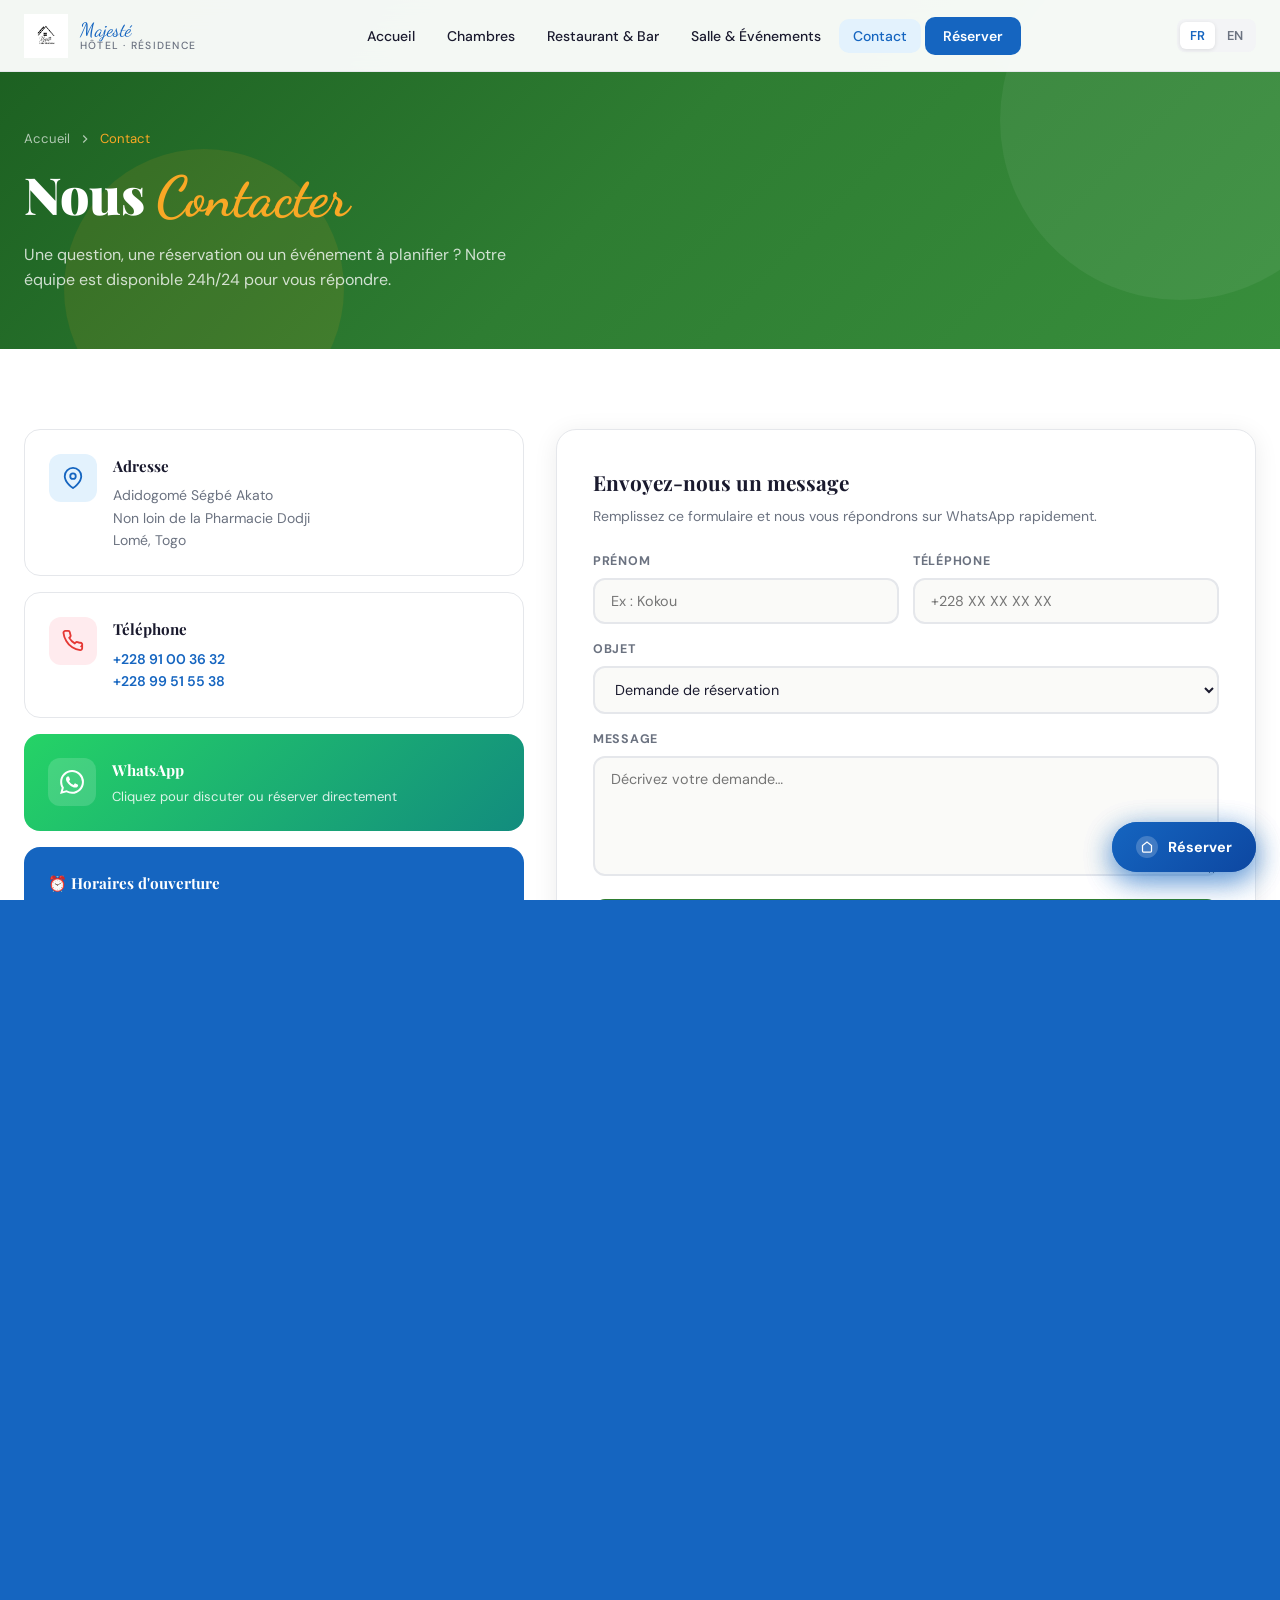
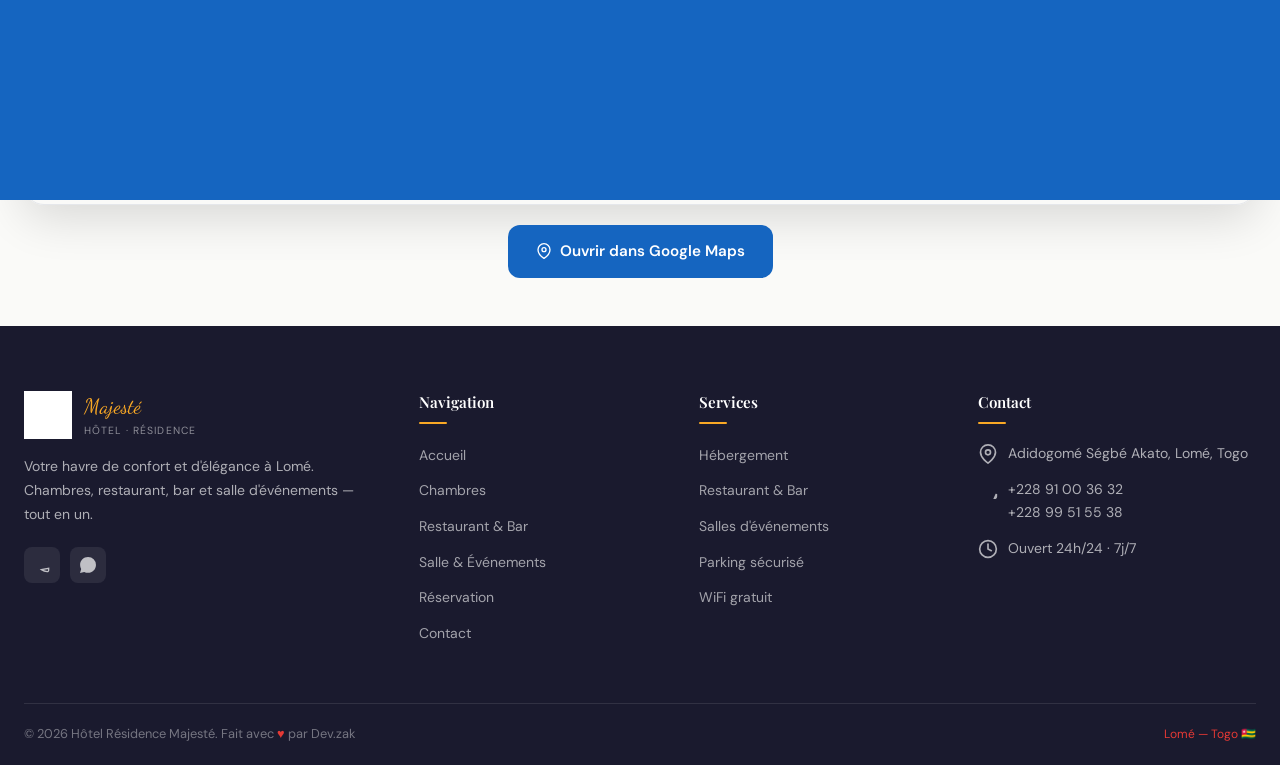
<file: contact.html>
<!DOCTYPE html>
<html lang="fr">
<head>
  <meta charset="UTF-8" />
  <meta name="viewport" content="width=device-width, initial-scale=1.0" />
  <meta name="description" content="Contactez l'Hôtel Résidence Majesté — Adidogomé Ségbé Akato, Lomé, Togo. Tél : +228 91 00 36 32. Ouvert 24h/24." />
  <title>Contact — Hôtel Résidence Majesté</title>
  <link rel="icon" type="image/png" href="images/logo.jpg" />
  <link rel="stylesheet" href="css/main.css" />
  <link rel="stylesheet" href="css/components.css" />
  <link rel="stylesheet" href="css/loader.css" />
  <link rel="stylesheet" href="css/bot.css" />
  <style>
    .page-hero {
      background: linear-gradient(135deg, #1B5E20 0%, #2E7D32 50%, #388E3C 100%);
      padding: calc(var(--nav-h) + 56px) 0 56px;
      position: relative; overflow: hidden;
    }
    .page-hero::before { content:''; position:absolute; top:-60px; right:-80px; width:360px; height:360px; background:rgba(255,255,255,0.06); border-radius:50%; }
    .page-hero::after  { content:''; position:absolute; bottom:-80px; left:5%; width:280px; height:280px; background:rgba(249,168,37,0.1); border-radius:50%; }
    .page-hero-inner { position:relative; z-index:1; }
    .page-hero-breadcrumb { display:flex; align-items:center; gap:8px; color:rgba(255,255,255,0.65); font-size:0.82rem; margin-bottom:16px; }
    .page-hero-breadcrumb a { color:rgba(255,255,255,0.65); }
    .page-hero-breadcrumb span { color:var(--yellow); }
    .page-hero h1 { font-family:var(--font-display); font-size:clamp(2rem,5vw,3.2rem); font-weight:900; color:var(--white); line-height:1.15; margin-bottom:12px; }
    .page-hero h1 em { font-style:normal; color:var(--yellow); font-family:var(--font-script); font-size:1.1em; }
    .page-hero p { color:rgba(255,255,255,0.78); font-size:1rem; max-width:500px; line-height:1.6; }

    /* ── CONTACT GRID ── */
    .contact-grid { display:grid; grid-template-columns:1fr 1.4fr; gap:32px; align-items:start; }

    /* Info cards */
    .contact-info { display:flex; flex-direction:column; gap:16px; }
    .contact-card {
      background:var(--white); border-radius:var(--radius);
      padding:24px; border:1px solid var(--border);
      display:flex; align-items:flex-start; gap:16px;
      transition:all var(--transition);
    }
    .contact-card:hover { box-shadow:var(--shadow); transform:translateY(-3px); border-color:transparent; }
    .contact-card-icon {
      width:48px; height:48px; border-radius:12px; flex-shrink:0;
      display:flex; align-items:center; justify-content:center;
    }
    .contact-card-text h4 { font-family:var(--font-display); font-size:0.95rem; font-weight:700; color:var(--dark); margin-bottom:6px; }
    .contact-card-text p  { font-size:0.875rem; color:var(--gray); line-height:1.6; }
    .contact-card-text a  { color:var(--blue); font-weight:600; transition:color var(--transition); }
    .contact-card-text a:hover { color:var(--blue-light); }

    /* WhatsApp CTA card */
    .whatsapp-card {
      background:linear-gradient(135deg,#25D366,#128C7E);
      border-radius:var(--radius); padding:24px;
      display:flex; align-items:center; gap:16px;
      color:white; transition:all var(--transition);
    }
    .whatsapp-card:hover { transform:translateY(-3px); box-shadow:0 12px 32px rgba(37,211,102,0.3); }
    .whatsapp-card-icon { width:48px; height:48px; background:rgba(255,255,255,0.15); border-radius:12px; display:flex; align-items:center; justify-content:center; flex-shrink:0; }
    .whatsapp-card-text h4 { font-family:var(--font-display); font-size:0.95rem; font-weight:700; margin-bottom:4px; }
    .whatsapp-card-text p  { font-size:0.82rem; opacity:0.85; }

    /* Opening hours */
    .hours-card {
      background:var(--blue); border-radius:var(--radius); padding:24px; color:white;
    }
    .hours-card h4 { font-family:var(--font-display); font-weight:700; margin-bottom:16px; font-size:0.95rem; }
    .hours-row { display:flex; justify-content:space-between; padding:8px 0; border-bottom:1px solid rgba(255,255,255,0.1); font-size:0.85rem; }
    .hours-row:last-child { border-bottom:none; }
    .hours-day { color:rgba(255,255,255,0.7); }
    .hours-time { font-weight:600; color:var(--yellow); }

    /* ── FORM ── */
    .contact-form-wrap {
      background:var(--white); border-radius:20px;
      padding:36px; box-shadow:var(--shadow); border:1px solid var(--border);
    }
    .contact-form-wrap h3 { font-family:var(--font-display); font-size:1.3rem; font-weight:700; color:var(--dark); margin-bottom:6px; }
    .contact-form-wrap p  { font-size:0.875rem; color:var(--gray); margin-bottom:24px; }
    .form-group { margin-bottom:16px; }
    .form-group label { display:block; font-size:0.78rem; font-weight:700; color:var(--gray); margin-bottom:6px; text-transform:uppercase; letter-spacing:0.06em; }
    .form-control {
      width:100%; padding:12px 16px;
      border:2px solid var(--border); border-radius:12px;
      font-family:var(--font-body); font-size:0.9rem; color:var(--dark);
      outline:none; transition:border-color var(--transition); background:var(--cream);
    }
    .form-control:focus { border-color:var(--green); background:white; }
    textarea.form-control { resize:vertical; min-height:120px; }
    .form-row { display:grid; grid-template-columns:1fr 1fr; gap:14px; }
    .form-submit {
      width:100%; padding:14px; background:var(--green); color:white;
      border:none; border-radius:12px; font-family:var(--font-body);
      font-size:0.95rem; font-weight:700; cursor:pointer;
      transition:all var(--transition); display:flex; align-items:center; justify-content:center; gap:8px;
    }
    .form-submit:hover { background:#1B5E20; transform:translateY(-2px); box-shadow:0 8px 24px rgba(46,125,50,0.3); }

    /* ── MAP ── */
    .map-wrap {
      border-radius:20px; overflow:hidden;
      box-shadow:var(--shadow-lg); border:1px solid var(--border);
      height:400px;
    }
    .map-wrap iframe { width:100%; height:100%; border:none; display:block; }

    @media(max-width:900px){
      .contact-grid { grid-template-columns:1fr; }
      .form-row { grid-template-columns:1fr; }
    }
    @media(max-width:640px){
      .contact-form-wrap { padding:24px 18px; }
    }
  </style>
</head>
<body>
<div id="page-loader"><img src="images/logo.jpg" alt="Majesté" class="loader-logo"/><div class="loader-bar"><div class="loader-bar-fill"></div></div></div>
<div class="scroll-progress"></div>
<div class="page-transition"></div>

<!-- ══ NAV ══ -->
<nav class="navbar">
  <div class="nav-inner">
    <a href="index.html" class="nav-logo">
      <img src="images/logo.jpg" alt="Logo"/>
      <div class="nav-logo-text"><span class="nav-logo-name">Majesté</span><span class="nav-logo-sub">Hôtel · Résidence</span></div>
    </a>
    <ul class="nav-links">
      <li><a href="index.html">Accueil</a></li>
      <li><a href="chambres.html">Chambres</a></li>
      <li><a href="restaurant.html">Restaurant & Bar</a></li>
      <li><a href="evenements.html">Salle & Événements</a></li>
      <li><a href="contact.html" class="active">Contact</a></li>
      <li><a href="reservation.html" class="nav-reserve">Réserver</a></li>
    </ul>
    <div style="display:flex;align-items:center;gap:12px;">
      <div class="lang-switcher"><button class="lang-btn active" data-lang="fr">FR</button><button class="lang-btn" data-lang="en">EN</button></div>
      <button class="nav-toggle" aria-label="Menu"><span></span><span></span><span></span></button>
    </div>
  </div>
</nav>
<div class="nav-mobile">
  <a href="index.html">Accueil</a><a href="chambres.html">Chambres</a><a href="restaurant.html">Restaurant & Bar</a><a href="evenements.html">Salle & Événements</a><a href="contact.html">Contact</a>
  <a href="reservation.html" class="nav-reserve-mobile">Réserver</a>
  <div class="lang-switcher"><button class="lang-btn active" data-lang="fr">FR</button><button class="lang-btn" data-lang="en">EN</button></div>
</div>

<!-- ══ HERO ══ -->
<section class="page-hero">
  <div class="container page-hero-inner">
    <div class="page-hero-breadcrumb">
      <a href="index.html">Accueil</a>
      <svg width="14" height="14" viewBox="0 0 24 24" fill="none" stroke="currentColor" stroke-width="2"><polyline points="9 18 15 12 9 6"/></svg>
      <span>Contact</span>
    </div>
    <h1>Nous <em>Contacter</em></h1>
    <p>Une question, une réservation ou un événement à planifier ? Notre équipe est disponible 24h/24 pour vous répondre.</p>
  </div>
</section>

<!-- ══ CONTACT ══ -->
<section class="section">
  <div class="container">
    <div class="contact-grid">
      <!-- Info -->
      <div class="contact-info fade-in">
        <div class="contact-card">
          <div class="contact-card-icon" style="background:var(--blue-pale);">
            <svg width="22" height="22" viewBox="0 0 24 24" fill="none" stroke="var(--blue)" stroke-width="2" stroke-linecap="round"><path d="M21 10c0 7-9 13-9 13s-9-6-9-13a9 9 0 0 1 18 0z"/><circle cx="12" cy="10" r="3"/></svg>
          </div>
          <div class="contact-card-text">
            <h4>Adresse</h4>
            <p>Adidogomé Ségbé Akato<br>Non loin de la Pharmacie Dodji<br>Lomé, Togo</p>
          </div>
        </div>
        <div class="contact-card">
          <div class="contact-card-icon" style="background:var(--red-light);">
            <svg width="22" height="22" viewBox="0 0 24 24" fill="none" stroke="var(--red)" stroke-width="2" stroke-linecap="round"><path d="M22 16.92v3a2 2 0 0 1-2.18 2 19.79 19.79 0 0 1-8.63-3.07A19.5 19.5 0 0 1 4.69 12 19.79 19.79 0 0 1 1.61 3.18 2 2 0 0 1 3.6 1h3a2 2 0 0 1 2 1.72c.127.96.361 1.903.7 2.81a2 2 0 0 1-.45 2.11L7.91 8.61a16 16 0 0 0 6 6l.91-.91a2 2 0 0 1 2.11-.45c.907.339 1.85.573 2.81.7A2 2 0 0 1 21.73 17z"/></svg>
          </div>
          <div class="contact-card-text">
            <h4>Téléphone</h4>
            <p><a href="tel:+22891003632">+228 91 00 36 32</a><br><a href="tel:+22899515538">+228 99 51 55 38</a></p>
          </div>
        </div>
        <a href="https://wa.me/22891003632" target="_blank" class="whatsapp-card">
          <div class="whatsapp-card-icon">
            <svg width="24" height="24" viewBox="0 0 24 24" fill="white"><path d="M17.472 14.382c-.297-.149-1.758-.867-2.03-.967-.273-.099-.471-.148-.67.15-.197.297-.767.966-.94 1.164-.173.199-.347.223-.644.075-.297-.15-1.255-.463-2.39-1.475-.883-.788-1.48-1.761-1.653-2.059-.173-.297-.018-.458.13-.606.134-.133.298-.347.446-.52.149-.174.198-.298.298-.497.099-.198.05-.371-.025-.52-.075-.149-.669-1.612-.916-2.207-.242-.579-.487-.5-.669-.51-.173-.008-.371-.01-.57-.01-.198 0-.52.074-.792.372-.272.297-1.04 1.016-1.04 2.479 0 1.462 1.065 2.875 1.213 3.074.149.198 2.096 3.2 5.077 4.487.709.306 1.262.489 1.694.625.712.227 1.36.195 1.871.118.571-.085 1.758-.719 2.006-1.413.248-.694.248-1.289.173-1.413-.074-.124-.272-.198-.57-.347m-5.421 7.403h-.004a9.87 9.87 0 0 1-5.031-1.378l-.361-.214-3.741.982.998-3.648-.235-.374a9.86 9.86 0 0 1-1.51-5.26c.001-5.45 4.436-9.884 9.888-9.884 2.64 0 5.122 1.03 6.988 2.898a9.825 9.825 0 0 1 2.893 6.994c-.003 5.45-4.437 9.884-9.885 9.884m8.413-18.297A11.815 11.815 0 0 0 12.05 0C5.495 0 .16 5.335.157 11.892c0 2.096.547 4.142 1.588 5.945L.057 24l6.305-1.654a11.882 11.882 0 0 0 5.683 1.448h.005c6.554 0 11.89-5.335 11.893-11.893a11.821 11.821 0 0 0-3.48-8.413z"/></svg>
          </div>
          <div class="whatsapp-card-text">
            <h4>WhatsApp</h4>
            <p>Cliquez pour discuter ou réserver directement</p>
          </div>
        </a>
        <div class="hours-card">
          <h4>⏰ Horaires d'ouverture</h4>
          <div class="hours-row"><span class="hours-day">Lundi – Dimanche</span><span class="hours-time">24h/24</span></div>
          <div class="hours-row"><span class="hours-day">Réception</span><span class="hours-time">Toujours disponible</span></div>
          <div class="hours-row"><span class="hours-day">Restaurant & Bar</span><span class="hours-time">24h/24</span></div>
          <div class="hours-row"><span class="hours-day">Réservations</span><span class="hours-time">24h/24</span></div>
        </div>
      </div>

      <!-- Form -->
      <div class="contact-form-wrap fade-in fade-in-delay-2">
        <h3>Envoyez-nous un message</h3>
        <p>Remplissez ce formulaire et nous vous répondrons sur WhatsApp rapidement.</p>
        <div class="form-row">
          <div class="form-group"><label>Prénom</label><input type="text" class="form-control" id="c-prenom" placeholder="Ex : Kokou"/></div>
          <div class="form-group"><label>Téléphone</label><input type="tel" class="form-control" id="c-tel" placeholder="+228 XX XX XX XX"/></div>
        </div>
        <div class="form-group"><label>Objet</label>
          <select class="form-control" id="c-objet">
            <option>Demande de réservation</option>
            <option>Renseignements sur les chambres</option>
            <option>Organisation d'un événement</option>
            <option>Renseignements restaurant</option>
            <option>Autre demande</option>
          </select>
        </div>
        <div class="form-group"><label>Message</label><textarea class="form-control" id="c-msg" placeholder="Décrivez votre demande…"></textarea></div>
        <button class="form-submit" onclick="envoyerContact()">
          <svg width="18" height="18" viewBox="0 0 24 24" fill="currentColor"><path d="M17.472 14.382c-.297-.149-1.758-.867-2.03-.967-.273-.099-.471-.148-.67.15-.197.297-.767.966-.94 1.164-.173.199-.347.223-.644.075-.297-.15-1.255-.463-2.39-1.475-.883-.788-1.48-1.761-1.653-2.059z"/><path d="M12.05 0C5.495 0 .16 5.335.157 11.892c0 2.096.547 4.142 1.588 5.945L.057 24l6.305-1.654a11.882 11.882 0 0 0 5.683 1.448h.005c6.554 0 11.89-5.335 11.893-11.893a11.821 11.821 0 0 0-3.48-8.413A11.815 11.815 0 0 0 12.05 0z"/></svg>
          Envoyer via WhatsApp
        </button>
      </div>
    </div>
  </div>
</section>

<!-- ══ MAP ══ -->
<section class="section-sm" style="background:var(--cream);">
  <div class="container fade-in">
    <div class="section-header" style="margin-bottom:32px;">
      <span class="section-tag tag-green">Localisation</span>
      <h2 class="section-title">Nous <span>Trouver</span></h2>
      <p class="section-desc">Adidogomé Ségbé Akato — non loin de la Pharmacie Dodji, Lomé</p>
      <div class="accent-line"></div>
    </div>
    <div class="map-wrap">
      <iframe
        src="https://www.google.com/maps/embed?pb=!1m18!1m12!1m3!1d3966.4!2d1.185!3d6.155!2m3!1f0!2f0!3f0!3m2!1i1024!2i768!4f13.1!3m3!1m2!1s0x0%3A0x0!2zNsKwMDknMTcuMyJOIDHCsDExJzA2LjUiRQ!5e0!3m2!1sfr!2stg!4v1680000000000!5m2!1sfr!2stg"
        allowfullscreen loading="lazy" referrerpolicy="no-referrer-when-downgrade"
        title="Carte Hôtel Résidence Majesté"></iframe>
    </div>
    <div style="text-align:center;margin-top:20px;">
      <a href="https://maps.google.com/?q=Adidogomé+Ségbé+Akato+Lomé+Togo" target="_blank" class="btn btn-primary">
        <svg width="16" height="16" viewBox="0 0 24 24" fill="none" stroke="white" stroke-width="2" stroke-linecap="round"><path d="M21 10c0 7-9 13-9 13s-9-6-9-13a9 9 0 0 1 18 0z"/><circle cx="12" cy="10" r="3"/></svg>
        Ouvrir dans Google Maps
      </a>
    </div>
  </div>
</section>

<!-- ══ FOOTER ══ -->
<footer class="footer">
  <div class="container">
    <div class="footer-grid">
      <div class="footer-brand">
        <div class="footer-logo"><img src="images/logo.jpg" alt="Logo"/><div class="footer-logo-text"><div class="footer-logo-name">Majesté</div><div class="footer-logo-sub">Hôtel · Résidence</div></div></div>
        <p>Votre havre de confort et d'élégance à Lomé. Chambres, restaurant, bar et salle d'événements — tout en un.</p>
        <div class="footer-social">
          <a href="tel:+22891003632"><svg width="16" height="16" viewBox="0 0 24 24" fill="none" stroke="currentColor" stroke-width="2" stroke-linecap="round"><path d="M22 16.92v3a2 2 0 0 1-2.18 2 19.79 19.79 0 0 1-8.63-3.07z"/></svg></a>
          <a href="https://wa.me/22891003632" target="_blank"><svg width="16" height="16" viewBox="0 0 24 24" fill="currentColor"><path d="M12.05 0C5.495 0 .16 5.335.157 11.892c0 2.096.547 4.142 1.588 5.945L.057 24l6.305-1.654a11.882 11.882 0 0 0 5.683 1.448h.005c6.554 0 11.89-5.335 11.893-11.893A11.821 11.821 0 0 0 12.05 0z"/></svg></a>
        </div>
      </div>
      <div class="footer-col"><h4>Navigation</h4><ul><li><a href="index.html">Accueil</a></li><li><a href="chambres.html">Chambres</a></li><li><a href="restaurant.html">Restaurant & Bar</a></li><li><a href="evenements.html">Salle & Événements</a></li><li><a href="reservation.html">Réservation</a></li><li><a href="contact.html">Contact</a></li></ul></div>
      <div class="footer-col"><h4>Services</h4><ul><li><a href="chambres.html">Hébergement</a></li><li><a href="restaurant.html">Restaurant & Bar</a></li><li><a href="evenements.html">Salles d'événements</a></li><li><a href="index.html">Parking sécurisé</a></li><li><a href="index.html">WiFi gratuit</a></li></ul></div>
      <div class="footer-col"><h4>Contact</h4>
        <div class="footer-contact-item"><svg class="footer-contact-icon" viewBox="0 0 24 24" fill="none" stroke="currentColor" stroke-width="2" stroke-linecap="round"><path d="M21 10c0 7-9 13-9 13s-9-6-9-13a9 9 0 0 1 18 0z"/><circle cx="12" cy="10" r="3"/></svg><span>Adidogomé Ségbé Akato, Lomé, Togo</span></div>
        <div class="footer-contact-item"><svg class="footer-contact-icon" viewBox="0 0 24 24" fill="none" stroke="currentColor" stroke-width="2" stroke-linecap="round"><path d="M22 16.92v3a2 2 0 0 1-2.18 2z"/></svg><div><a href="tel:+22891003632">+228 91 00 36 32</a><br/><a href="tel:+22899515538">+228 99 51 55 38</a></div></div>
        <div class="footer-contact-item"><svg class="footer-contact-icon" viewBox="0 0 24 24" fill="none" stroke="currentColor" stroke-width="2" stroke-linecap="round"><circle cx="12" cy="12" r="10"/><polyline points="12 6 12 12 16 14"/></svg><span>Ouvert 24h/24 · 7j/7</span></div>
      </div>
    </div>
    <div class="footer-bottom"><p>© 2026 Hôtel Résidence Majesté. Fait avec <span>♥</span> par Dev.zak</p><span class="footer-badge">Lomé — Togo 🇹🇬</span></div>
  </div>
</footer>

<button class="back-to-top">↑</button>
<div class="toast"><span class="toast-icon"></span><span class="toast-msg"></span><span class="toast-close">✕</span></div>
<script src="js/main.js"></script><script src="js/loader.js"></script>
<script>
function envoyerContact() {
  const p = document.getElementById('c-prenom').value.trim();
  const t = document.getElementById('c-tel').value.trim();
  const o = document.getElementById('c-objet').value;
  const m = document.getElementById('c-msg').value.trim();
  if (!p || !t) { alert('Veuillez renseigner votre prénom et téléphone.'); return; }
  const msg = `📩 *CONTACT — Hôtel Résidence Majesté*\n──────────────────────\n👤 *Nom :* ${p}\n📞 *Tél :* ${t}\n📌 *Objet :* ${o}\n💬 *Message :*\n${m || 'Non précisé'}\n──────────────────────`;
  window.open('https://wa.me/22891003632?text=' + encodeURIComponent(msg), '_blank');
}
</script>

<!-- ══ FLOATING RESERVE BUTTON ══ -->
<button class="float-reserve-btn" onclick="openBotModal()" aria-label="Réserver">
  <span class="frb-icon">
    <svg width="13" height="13" viewBox="0 0 24 24" fill="none" stroke="white" stroke-width="2.5" stroke-linecap="round"><path d="M3 9l9-7 9 7v11a2 2 0 0 1-2 2H5a2 2 0 0 1-2-2z"/><polyline points="9 22 9 12 15 12 15 22"/></svg>
  </span>
  Réserver
</button>

<!-- ══ BOT MODAL ══ -->
<div class="bot-modal-overlay" id="bot-modal-overlay">
  <div class="bot-modal" role="dialog" aria-modal="true">
    <div class="bot-modal-header">
      <div class="bot-modal-header-left">
        <div class="bot-modal-avatar">
          <svg width="20" height="20" viewBox="0 0 24 24" fill="none" stroke="white" stroke-width="2" stroke-linecap="round"><path d="M3 9l9-7 9 7v11a2 2 0 0 1-2 2H5a2 2 0 0 1-2-2z"/></svg>
          <div class="bot-modal-online"></div>
        </div>
        <div class="bot-modal-title">
          <strong>Assistant Majesté</strong>
          <span>En ligne · Réponse instantanée</span>
        </div>
      </div>
      <button class="bot-modal-close" onclick="closeBotModal()" aria-label="Fermer">&#x2715;</button>
    </div>
    <div class="bot-modal-progress"><div class="bot-modal-progress-fill" id="bot-modal-progress-fill"></div></div>
    <div class="bot-modal-messages" id="bot-modal-messages"></div>
    <div class="bot-modal-input-area" id="bot-modal-input-area">
      <div class="bm-choices-wrap" id="bot-modal-choices"></div>
      <div class="bm-text-row" id="bot-modal-text-row" style="display:none;">
        <input type="text" class="bm-text-input" id="bot-modal-input" placeholder="Écrivez ici…" />
        <button class="bm-send-btn" id="bot-modal-send">
          <svg width="16" height="16" viewBox="0 0 24 24" fill="none" stroke="white" stroke-width="2.5" stroke-linecap="round"><line x1="22" y1="2" x2="11" y2="13"/><polygon points="22 2 15 22 11 13 2 9 22 2"/></svg>
        </button>
      </div>
    </div>
  </div>
</div>

<script src="js/bot.js"></script>
</body>
</html>
</file>
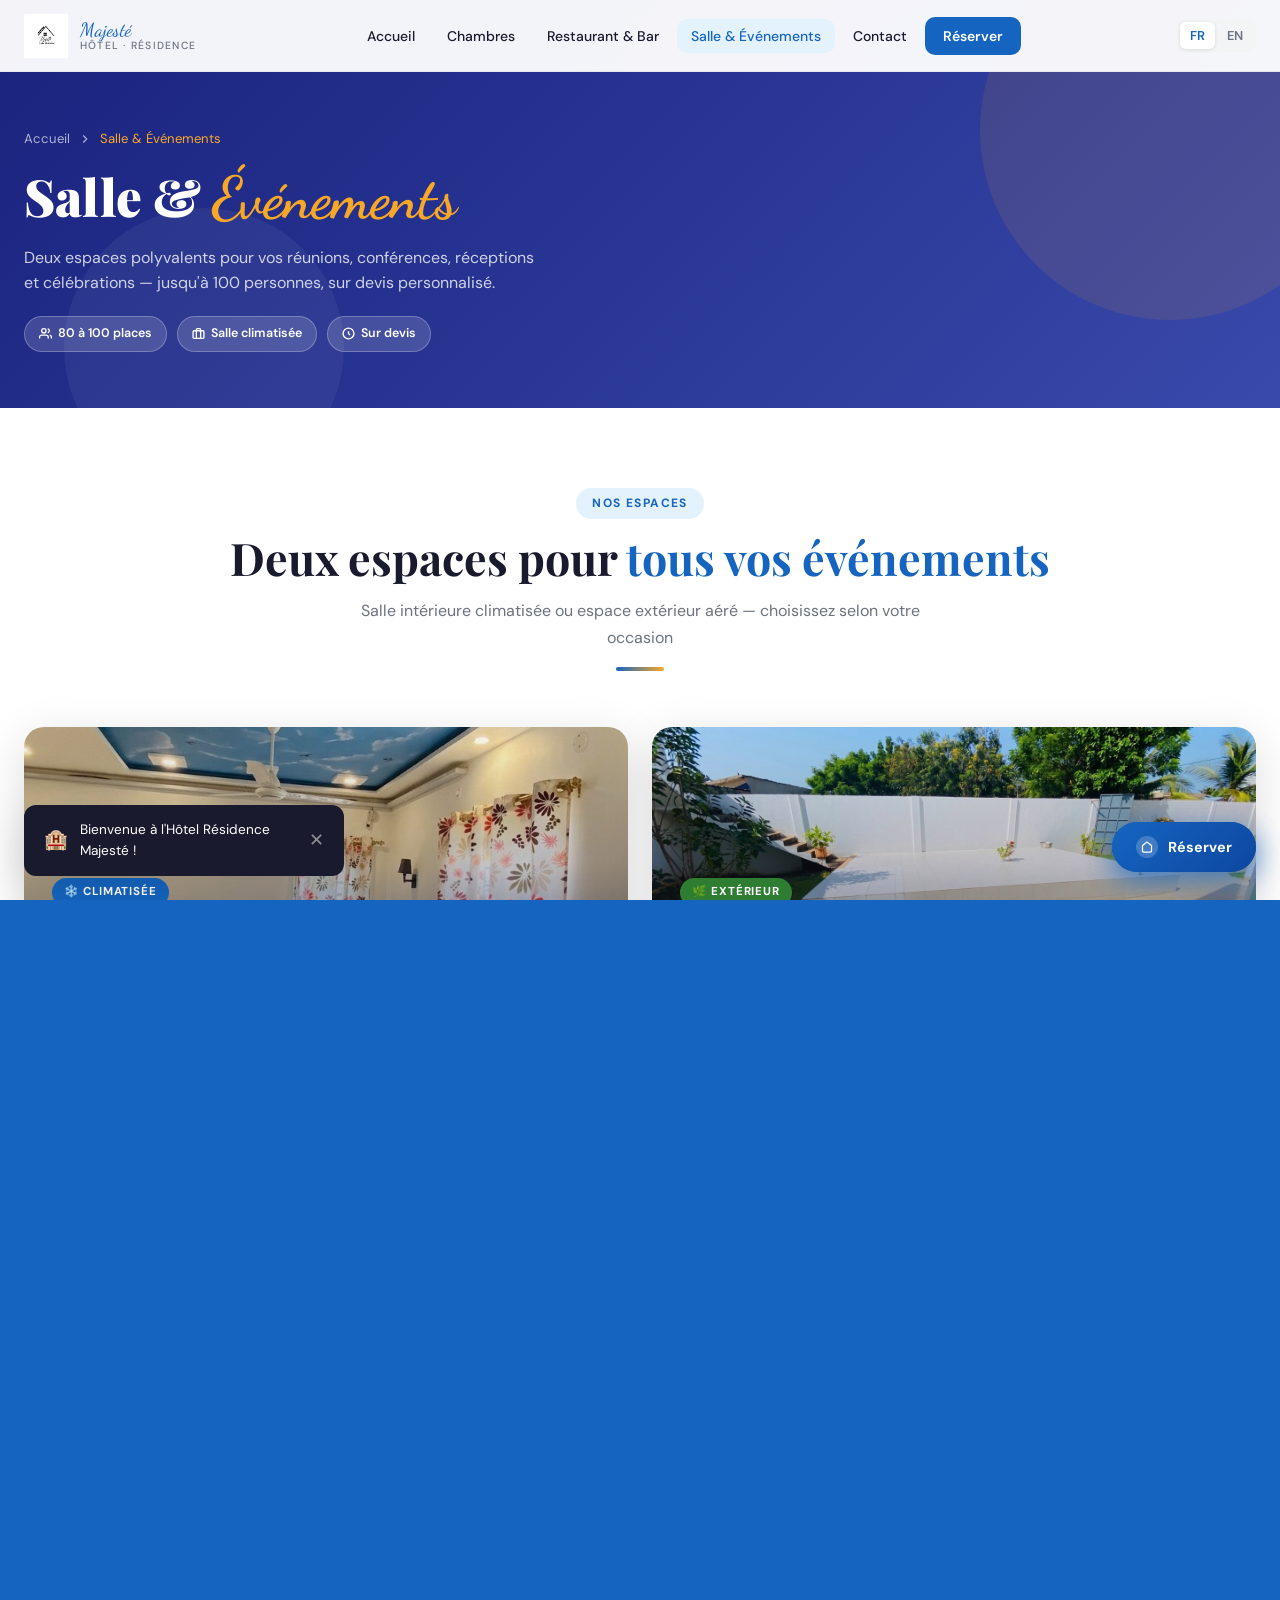
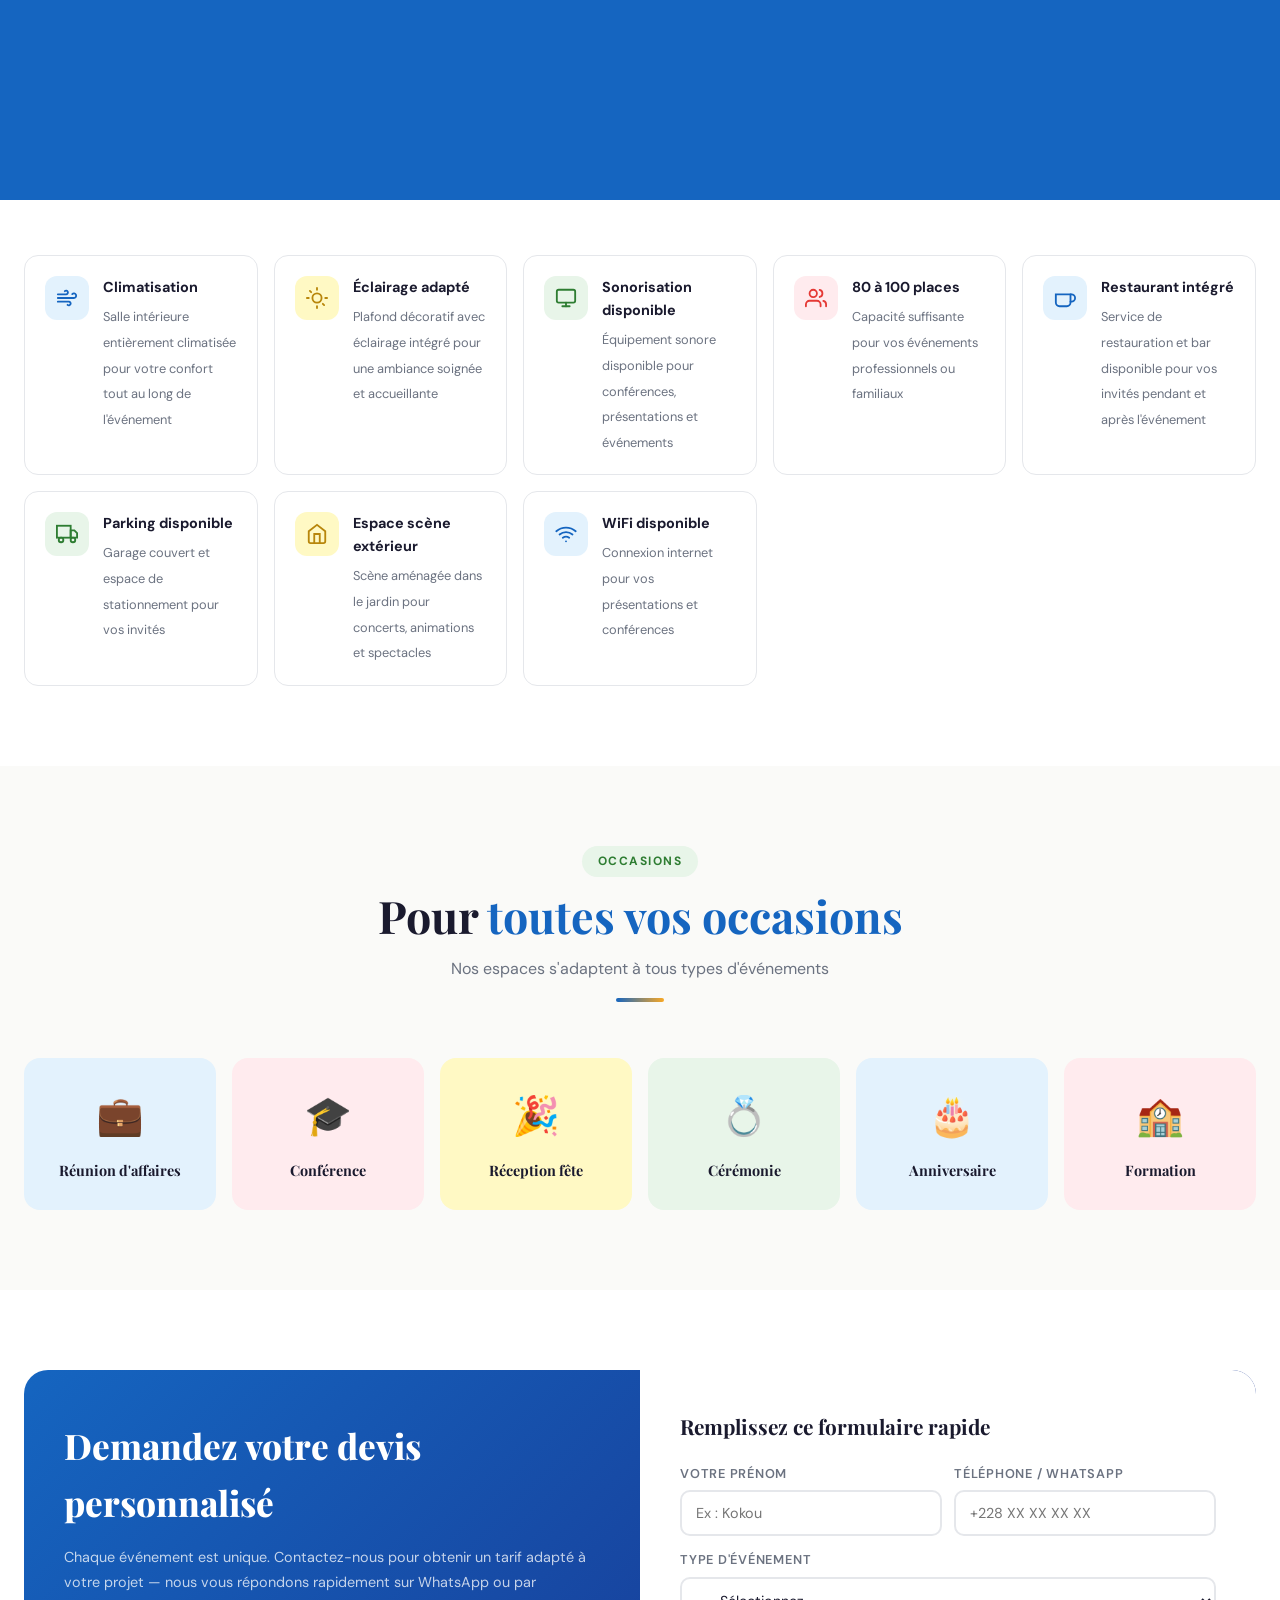
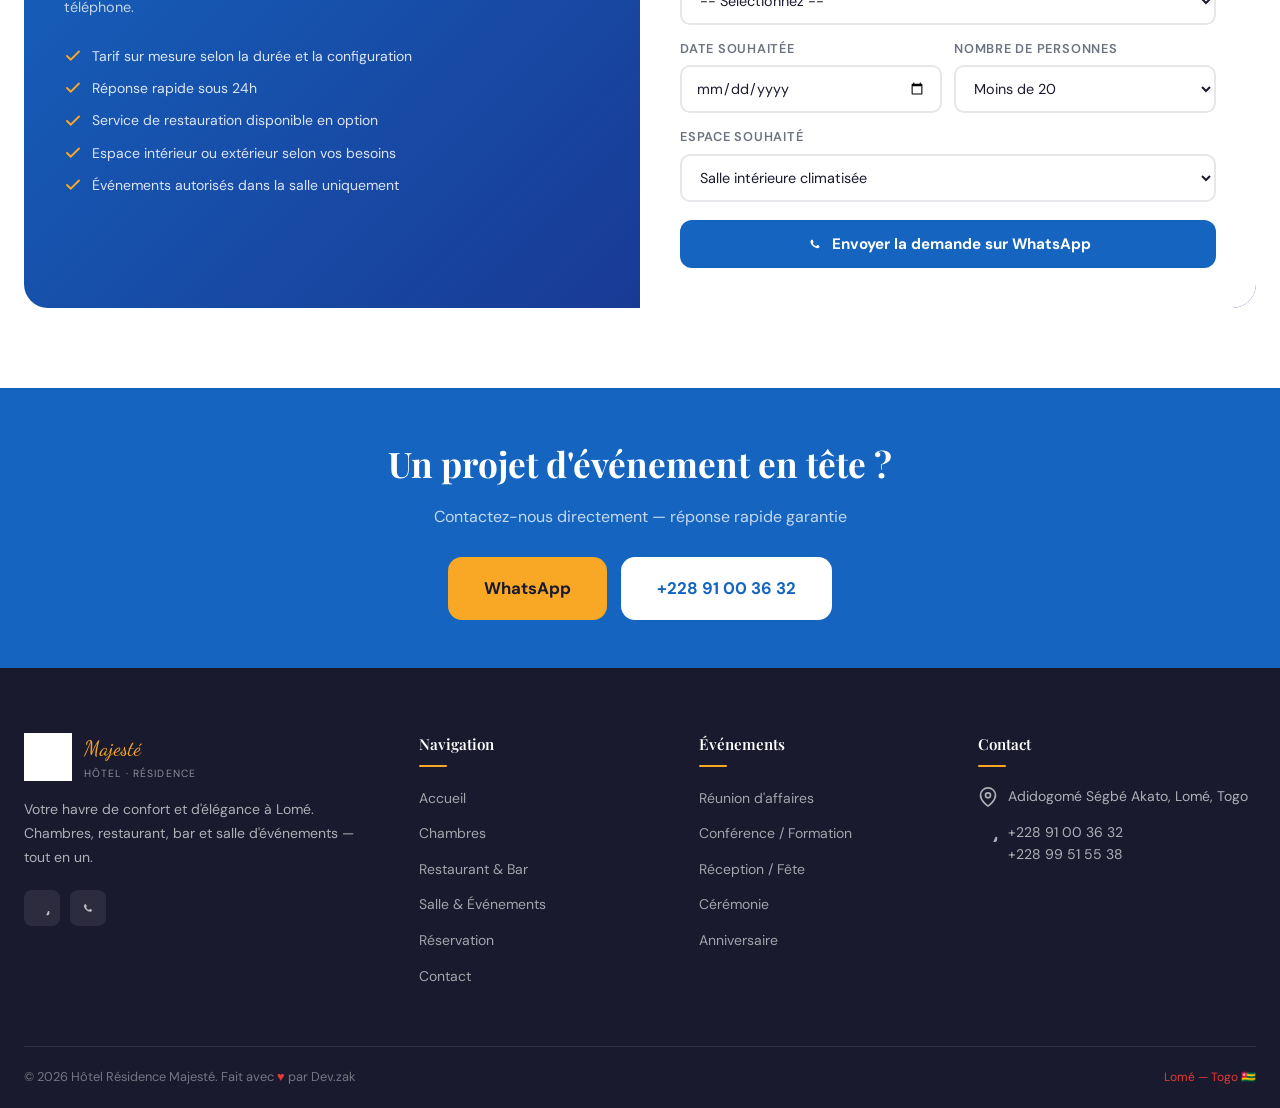
<file: evenements.html>
<!DOCTYPE html>
<html lang="fr">
<head>
  <meta charset="UTF-8" />
  <meta name="viewport" content="width=device-width, initial-scale=1.0" />
  <meta name="description" content="Salle d'événements Hôtel Résidence Majesté — Lomé. Réunions, conférences, réceptions jusqu'à 100 personnes. Espace climatisé et espace extérieur aéré. Sur devis." />
  <title>Salle & Événements — Hôtel Résidence Majesté</title>
  <link rel="icon" type="image/png" href="images/logo.jpg" />
  <link rel="stylesheet" href="css/main.css" />
  <link rel="stylesheet" href="css/components.css" />
  <link rel="stylesheet" href="css/loader.css" />
  <link rel="stylesheet" href="css/bot.css" />
  <style>
    .page-hero {
      background: linear-gradient(135deg, #1A237E 0%, #283593 50%, #3949AB 100%);
      padding: calc(var(--nav-h) + 56px) 0 56px;
      position: relative; overflow: hidden;
    }
    .page-hero::before {
      content:''; position:absolute; top:-60px; right:-80px;
      width:380px; height:380px;
      background:rgba(249,168,37,0.1); border-radius:50%;
    }
    .page-hero::after {
      content:''; position:absolute; bottom:-80px; left:5%;
      width:280px; height:280px;
      background:rgba(255,255,255,0.05); border-radius:50%;
    }
    .page-hero-inner { position:relative; z-index:1; }
    .page-hero-breadcrumb {
      display:flex; align-items:center; gap:8px;
      color:rgba(255,255,255,0.65); font-size:0.82rem; margin-bottom:16px;
    }
    .page-hero-breadcrumb a { color:rgba(255,255,255,0.65); transition:color var(--transition); }
    .page-hero-breadcrumb a:hover { color:var(--yellow); }
    .page-hero-breadcrumb span { color:var(--yellow); }
    .page-hero h1 {
      font-family:var(--font-display);
      font-size:clamp(2rem,5vw,3.2rem); font-weight:900;
      color:var(--white); line-height:1.15; margin-bottom:12px;
    }
    .page-hero h1 em { font-style:normal; color:var(--yellow); font-family:var(--font-script); font-size:1.15em; }
    .page-hero p { color:rgba(255,255,255,0.78); font-size:1rem; max-width:520px; line-height:1.6; }
    .page-hero-badges { display:flex; gap:10px; flex-wrap:wrap; margin-top:20px; }
    .hero-badge {
      display:inline-flex; align-items:center; gap:6px;
      background:rgba(255,255,255,0.15); border:1px solid rgba(255,255,255,0.25);
      border-radius:100px; padding:7px 14px;
      color:var(--white); font-size:0.78rem; font-weight:600;
    }

    /* ── SPACES CARDS ── */
    .spaces-grid { display:grid; grid-template-columns:1fr 1fr; gap:24px; }
    .space-card {
      border-radius:20px; overflow:hidden;
      box-shadow:var(--shadow-lg); position:relative;
    }
    .space-card-img { position:relative; height:340px; }
    .space-card-img img { width:100%; height:100%; object-fit:cover; transition:transform 0.6s ease; }
    .space-card:hover .space-card-img img { transform:scale(1.05); }
    .space-card-overlay {
      position:absolute; inset:0;
      background:linear-gradient(to top, rgba(26,26,46,0.95) 0%, rgba(26,26,46,0.2) 60%, transparent 100%);
    }
    .space-card-content {
      position:absolute; bottom:0; left:0; right:0;
      padding:28px;
    }
    .space-tag {
      display:inline-block;
      padding:5px 12px; border-radius:100px;
      font-size:0.72rem; font-weight:700;
      text-transform:uppercase; letter-spacing:0.08em;
      margin-bottom:10px;
    }
    .space-card-content h3 {
      font-family:var(--font-display); font-size:1.4rem;
      font-weight:800; color:var(--white); margin-bottom:8px;
    }
    .space-card-content p { color:rgba(255,255,255,0.75); font-size:0.875rem; line-height:1.5; margin-bottom:16px; }
    .space-meta { display:flex; gap:16px; flex-wrap:wrap; }
    .space-meta-item {
      display:flex; align-items:center; gap:6px;
      color:rgba(255,255,255,0.85); font-size:0.8rem; font-weight:600;
    }

    /* ── FEATURES LIST ── */
    .event-features { display:grid; grid-template-columns:repeat(auto-fit,minmax(220px,1fr)); gap:16px; }
    .event-feature-item {
      display:flex; gap:14px; align-items:flex-start;
      padding:20px; border-radius:14px;
      background:var(--white); border:1px solid var(--border);
      transition:all var(--transition);
    }
    .event-feature-item:hover { border-color:var(--blue); box-shadow:var(--shadow); transform:translateY(-3px); }
    .event-feature-icon {
      width:44px; height:44px; border-radius:12px; flex-shrink:0;
      display:flex; align-items:center; justify-content:center; font-size:1.2rem;
    }
    .event-feature-text strong { display:block; font-size:0.9rem; font-weight:700; color:var(--dark); margin-bottom:4px; }
    .event-feature-text span { font-size:0.8rem; color:var(--gray); line-height:1.5; }

    /* ── DEVIS FORM ── */
    .devis-section {
      background:linear-gradient(135deg,var(--blue) 0%,#1A237E 100%);
      border-radius:24px; overflow:hidden;
      display:grid; grid-template-columns:1fr 1fr;
    }
    .devis-info { padding:48px 40px; }
    .devis-info h2 {
      font-family:var(--font-display); font-size:clamp(1.5rem,3vw,2.2rem);
      font-weight:800; color:var(--white); margin-bottom:14px;
    }
    .devis-info p { color:rgba(255,255,255,0.75); line-height:1.75; font-size:0.9rem; margin-bottom:24px; }
    .devis-checklist { display:flex; flex-direction:column; gap:10px; }
    .devis-check-item {
      display:flex; align-items:center; gap:10px;
      color:rgba(255,255,255,0.85); font-size:0.875rem;
    }
    .devis-check-item svg { flex-shrink:0; }

    .devis-form-side {
      background:var(--white); padding:40px;
      display:flex; flex-direction:column; justify-content:center;
    }
    .devis-form-side h3 {
      font-family:var(--font-display); font-size:1.3rem;
      font-weight:700; color:var(--dark); margin-bottom:20px;
    }
    .form-group { margin-bottom:14px; }
    .form-group label {
      display:block; font-size:0.8rem; font-weight:600;
      color:var(--gray); margin-bottom:6px; text-transform:uppercase; letter-spacing:0.06em;
    }
    .form-control {
      width:100%; padding:12px 14px;
      border:2px solid var(--border); border-radius:10px;
      font-family:var(--font-body); font-size:0.9rem; color:var(--dark);
      transition:border-color var(--transition); outline:none;
      background:var(--white);
    }
    .form-control:focus { border-color:var(--blue); }
    select.form-control { cursor:pointer; }
    .form-row { display:grid; grid-template-columns:1fr 1fr; gap:12px; }
    .btn-submit {
      width:100%; padding:14px;
      background:var(--blue); color:var(--white);
      border-radius:12px; font-weight:700; font-size:0.95rem;
      border:none; cursor:pointer;
      transition:all var(--transition); margin-top:4px;
      display:flex; align-items:center; justify-content:center; gap:8px;
    }
    .btn-submit:hover { background:var(--blue-light); transform:translateY(-1px); }

    /* ── OCCASIONS ── */
    .occasions-grid { display:grid; grid-template-columns:repeat(auto-fit,minmax(160px,1fr)); gap:16px; }
    .occasion-item {
      text-align:center; padding:28px 16px;
      border-radius:16px;
      transition:all var(--transition); cursor:default;
    }
    .occasion-item:hover { transform:translateY(-5px); box-shadow:var(--shadow); }
    .occasion-icon { font-size:2.4rem; margin-bottom:12px; display:block; }
    .occasion-item h4 { font-family:var(--font-display); font-size:0.9rem; font-weight:700; color:var(--dark); }

    /* ── GALLERY ROW ── */
    .events-gallery { display:grid; grid-template-columns:2fr 1fr 1fr; gap:12px; height:320px; }
    .events-gallery > div { border-radius:14px; overflow:hidden; }
    .events-gallery img { width:100%; height:100%; object-fit:cover; transition:transform 0.5s ease; }
    .events-gallery > div:hover img { transform:scale(1.05); }

    @media(max-width:900px){
      .spaces-grid { grid-template-columns:1fr; }
      .space-card-img { height:240px; }
      .devis-section { grid-template-columns:1fr; }
      .devis-info { padding:28px 20px; }
      .devis-form-side { padding:24px 20px; }
      .events-gallery { grid-template-columns:1fr 1fr; height:auto; }
      .events-gallery > div { height:160px; }
    }
    @media(max-width:640px){
      .form-row { grid-template-columns:1fr; }
      .events-gallery { grid-template-columns:1fr; }
      .events-gallery > div { height:200px; }
      .occasions-grid { grid-template-columns:repeat(2,1fr); }
      .event-features { grid-template-columns:1fr; }
      .space-card-content h3 { font-size:1.1rem; }
    }
    @media(max-width:380px){
      .occasions-grid { grid-template-columns:1fr; }
    }
  </style>
</head>
<body>

<div id="page-loader">
  <img src="images/logo.jpg" alt="Majesté" class="loader-logo" />
  <div class="loader-bar"><div class="loader-bar-fill"></div></div>
</div>
<div class="scroll-progress"></div>
<div class="page-transition"></div>

<!-- ══ NAV ══ -->
<nav class="navbar">
  <div class="nav-inner">
    <a href="index.html" class="nav-logo">
      <img src="images/logo.jpg" alt="Logo" />
      <div class="nav-logo-text">
        <span class="nav-logo-name">Majesté</span>
        <span class="nav-logo-sub">Hôtel · Résidence</span>
      </div>
    </a>
    <ul class="nav-links">
      <li><a href="index.html">Accueil</a></li>
      <li><a href="chambres.html">Chambres</a></li>
      <li><a href="restaurant.html">Restaurant & Bar</a></li>
      <li><a href="evenements.html" class="active">Salle & Événements</a></li>
      <li><a href="contact.html">Contact</a></li>
      <li><a href="reservation.html" class="nav-reserve">Réserver</a></li>
    </ul>
    <div style="display:flex;align-items:center;gap:12px;">
      <div class="lang-switcher">
        <button class="lang-btn active" data-lang="fr">FR</button>
        <button class="lang-btn" data-lang="en">EN</button>
      </div>
      <button class="nav-toggle" aria-label="Menu"><span></span><span></span><span></span></button>
    </div>
  </div>
</nav>
<div class="nav-mobile">
  <a href="index.html">Accueil</a>
  <a href="chambres.html">Chambres</a>
  <a href="restaurant.html">Restaurant & Bar</a>
  <a href="evenements.html">Salle & Événements</a>
  <a href="contact.html">Contact</a>
  <a href="reservation.html" class="nav-reserve-mobile">Réserver</a>
  <div class="lang-switcher">
    <button class="lang-btn active" data-lang="fr">FR</button>
    <button class="lang-btn" data-lang="en">EN</button>
  </div>
</div>

<!-- ══ PAGE HERO ══ -->
<section class="page-hero">
  <div class="container page-hero-inner">
    <div class="page-hero-breadcrumb">
      <a href="index.html">Accueil</a>
      <svg width="14" height="14" viewBox="0 0 24 24" fill="none" stroke="currentColor" stroke-width="2"><polyline points="9 18 15 12 9 6"/></svg>
      <span>Salle & Événements</span>
    </div>
    <h1>Salle & <em>Événements</em></h1>
    <p>Deux espaces polyvalents pour vos réunions, conférences, réceptions et célébrations — jusqu'à 100 personnes, sur devis personnalisé.</p>
    <div class="page-hero-badges">
      <span class="hero-badge">
        <svg width="13" height="13" viewBox="0 0 24 24" fill="none" stroke="currentColor" stroke-width="2.5"><path d="M17 21v-2a4 4 0 0 0-4-4H5a4 4 0 0 0-4 4v2"/><circle cx="9" cy="7" r="4"/><path d="M23 21v-2a4 4 0 0 0-3-3.87"/><path d="M16 3.13a4 4 0 0 1 0 7.75"/></svg>
        80 à 100 places
      </span>
      <span class="hero-badge">
        <svg width="13" height="13" viewBox="0 0 24 24" fill="none" stroke="currentColor" stroke-width="2.5"><rect x="2" y="7" width="20" height="14" rx="2"/><path d="M16 21V5a2 2 0 0 0-2-2h-4a2 2 0 0 0-2 2v16"/></svg>
        Salle climatisée
      </span>
      <span class="hero-badge">
        <svg width="13" height="13" viewBox="0 0 24 24" fill="none" stroke="currentColor" stroke-width="2.5"><circle cx="12" cy="12" r="10"/><path d="M12 8v4l3 3"/></svg>
        Sur devis
      </span>
    </div>
  </div>
</section>

<!-- ══ SPACES ══ -->
<section class="section">
  <div class="container">
    <div class="section-header fade-in">
      <span class="section-tag tag-blue">Nos Espaces</span>
      <h2 class="section-title">Deux espaces pour <span>tous vos événements</span></h2>
      <p class="section-desc">Salle intérieure climatisée ou espace extérieur aéré — choisissez selon votre occasion</p>
      <div class="accent-line"></div>
    </div>
    <div class="spaces-grid fade-in">
      <!-- Salle intérieure -->
      <div class="space-card">
        <div class="space-card-img">
          <img src="images/salle-reunion-1.png" alt="Salle de réunion intérieure" loading="lazy" />
          <div class="space-card-overlay"></div>
        </div>
        <div class="space-card-content">
          <span class="space-tag" style="background:var(--blue);color:white;">❄️ Climatisée</span>
          <h3>Salle de Réunion &amp; Conférence</h3>
          <p>Salle intérieure entièrement climatisée, idéale pour réunions professionnelles, conférences et événements privés.</p>
          <div class="space-meta">
            <div class="space-meta-item">
              <svg width="14" height="14" viewBox="0 0 24 24" fill="none" stroke="currentColor" stroke-width="2.5"><path d="M17 21v-2a4 4 0 0 0-4-4H5a4 4 0 0 0-4 4v2"/><circle cx="9" cy="7" r="4"/></svg>
              80–100 places
            </div>
            <div class="space-meta-item">
              <svg width="14" height="14" viewBox="0 0 24 24" fill="none" stroke="currentColor" stroke-width="2.5"><circle cx="12" cy="12" r="10"/><polyline points="12 6 12 12 16 14"/></svg>
              Disponible 7j/7
            </div>
            <div class="space-meta-item">
              <svg width="14" height="14" viewBox="0 0 24 24" fill="none" stroke="currentColor" stroke-width="2.5"><line x1="12" y1="1" x2="12" y2="23"/><path d="M17 5H9.5a3.5 3.5 0 0 0 0 7h5a3.5 3.5 0 0 1 0 7H6"/></svg>
              Sur devis
            </div>
          </div>
        </div>
      </div>

      <!-- Espace extérieur -->
      <div class="space-card">
        <div class="space-card-img">
          <img src="images/espace-exterieur.png" alt="Espace extérieur événementiel" loading="lazy" />
          <div class="space-card-overlay"></div>
        </div>
        <div class="space-card-content">
          <span class="space-tag" style="background:var(--green);color:white;">🌿 Extérieur</span>
          <h3>Espace Événementiel Aéré</h3>
          <p>Grand espace extérieur avec scène intégrée, parfait pour réceptions, célébrations et soirées en plein air dans un cadre verdoyant.</p>
          <div class="space-meta">
            <div class="space-meta-item">
              <svg width="14" height="14" viewBox="0 0 24 24" fill="none" stroke="currentColor" stroke-width="2.5"><path d="M17 21v-2a4 4 0 0 0-4-4H5a4 4 0 0 0-4 4v2"/><circle cx="9" cy="7" r="4"/></svg>
              Grande capacité
            </div>
            <div class="space-meta-item">
              <svg width="14" height="14" viewBox="0 0 24 24" fill="none" stroke="currentColor" stroke-width="2.5"><polygon points="12 2 15.09 8.26 22 9.27 17 14.14 18.18 21.02 12 17.77 5.82 21.02 7 14.14 2 9.27 8.91 8.26 12 2"/></svg>
              Scène incluse
            </div>
            <div class="space-meta-item">
              <svg width="14" height="14" viewBox="0 0 24 24" fill="none" stroke="currentColor" stroke-width="2.5"><line x1="12" y1="1" x2="12" y2="23"/><path d="M17 5H9.5a3.5 3.5 0 0 0 0 7h5a3.5 3.5 0 0 1 0 7H6"/></svg>
              Sur devis
            </div>
          </div>
        </div>
      </div>
    </div>
  </div>
</section>

<!-- ══ GALLERY ══ -->
<section class="section-sm" style="background:var(--cream);">
  <div class="container">
    <div class="events-gallery fade-in">
      <div>
        <img src="images/salle-reunion-2.png" alt="Salle événements Majesté" loading="lazy" />
      </div>
      <div>
        <img src="images/espace-exterieur.png" alt="Espace extérieur" loading="lazy" />
      </div>
      <div>
        <img src="images/jardin.png" alt="Jardin Majesté" loading="lazy" />
      </div>
    </div>
  </div>
</section>

<!-- ══ FEATURES ══ -->
<section class="section">
  <div class="container">
    <div class="section-header fade-in">
      <span class="section-tag tag-yellow">Équipements</span>
      <h2 class="section-title">Ce qui est <span>inclus</span></h2>
      <p class="section-desc">Tout ce dont vous avez besoin pour un événement réussi</p>
      <div class="accent-line"></div>
    </div>
    <div class="event-features fade-in">
      <div class="event-feature-item fade-in-delay-1">
        <div class="event-feature-icon" style="background:var(--blue-pale);">
          <svg width="22" height="22" viewBox="0 0 24 24" fill="none" stroke="var(--blue)" stroke-width="2" stroke-linecap="round"><path d="M9.59 4.59A2 2 0 1 1 11 8H2m10.59 11.41A2 2 0 1 0 14 16H2m15.73-8.27A2.5 2.5 0 1 1 19.5 12H2"/></svg>
        </div>
        <div class="event-feature-text">
          <strong>Climatisation</strong>
          <span>Salle intérieure entièrement climatisée pour votre confort tout au long de l'événement</span>
        </div>
      </div>
      <div class="event-feature-item fade-in-delay-2">
        <div class="event-feature-icon" style="background:var(--yellow-light);">
          <svg width="22" height="22" viewBox="0 0 24 24" fill="none" stroke="#B8860B" stroke-width="2" stroke-linecap="round"><circle cx="12" cy="12" r="5"/><line x1="12" y1="1" x2="12" y2="3"/><line x1="12" y1="21" x2="12" y2="23"/><line x1="4.22" y1="4.22" x2="5.64" y2="5.64"/><line x1="18.36" y1="18.36" x2="19.78" y2="19.78"/><line x1="1" y1="12" x2="3" y2="12"/><line x1="21" y1="12" x2="23" y2="12"/></svg>
        </div>
        <div class="event-feature-text">
          <strong>Éclairage adapté</strong>
          <span>Plafond décoratif avec éclairage intégré pour une ambiance soignée et accueillante</span>
        </div>
      </div>
      <div class="event-feature-item fade-in-delay-3">
        <div class="event-feature-icon" style="background:var(--green-light);">
          <svg width="22" height="22" viewBox="0 0 24 24" fill="none" stroke="var(--green)" stroke-width="2" stroke-linecap="round"><rect x="2" y="3" width="20" height="14" rx="2" ry="2"/><line x1="8" y1="21" x2="16" y2="21"/><line x1="12" y1="17" x2="12" y2="21"/></svg>
        </div>
        <div class="event-feature-text">
          <strong>Sonorisation disponible</strong>
          <span>Équipement sonore disponible pour conférences, présentations et événements</span>
        </div>
      </div>
      <div class="event-feature-item fade-in-delay-4">
        <div class="event-feature-icon" style="background:var(--red-light);">
          <svg width="22" height="22" viewBox="0 0 24 24" fill="none" stroke="var(--red)" stroke-width="2" stroke-linecap="round"><path d="M17 21v-2a4 4 0 0 0-4-4H5a4 4 0 0 0-4 4v2"/><circle cx="9" cy="7" r="4"/><path d="M23 21v-2a4 4 0 0 0-3-3.87"/><path d="M16 3.13a4 4 0 0 1 0 7.75"/></svg>
        </div>
        <div class="event-feature-text">
          <strong>80 à 100 places</strong>
          <span>Capacité suffisante pour vos événements professionnels ou familiaux</span>
        </div>
      </div>
      <div class="event-feature-item fade-in-delay-1">
        <div class="event-feature-icon" style="background:var(--blue-pale);">
          <svg width="22" height="22" viewBox="0 0 24 24" fill="none" stroke="var(--blue)" stroke-width="2" stroke-linecap="round"><path d="M18 8h1a4 4 0 0 1 0 8h-1"/><path d="M2 8h16v9a4 4 0 0 1-4 4H6a4 4 0 0 1-4-4V8z"/></svg>
        </div>
        <div class="event-feature-text">
          <strong>Restaurant intégré</strong>
          <span>Service de restauration et bar disponible pour vos invités pendant et après l'événement</span>
        </div>
      </div>
      <div class="event-feature-item fade-in-delay-2">
        <div class="event-feature-icon" style="background:var(--green-light);">
          <svg width="22" height="22" viewBox="0 0 24 24" fill="none" stroke="var(--green)" stroke-width="2" stroke-linecap="round"><rect x="1" y="3" width="15" height="13"/><polygon points="16 8 20 8 23 11 23 16 16 16 16 8"/><circle cx="5.5" cy="18.5" r="2.5"/><circle cx="18.5" cy="18.5" r="2.5"/></svg>
        </div>
        <div class="event-feature-text">
          <strong>Parking disponible</strong>
          <span>Garage couvert et espace de stationnement pour vos invités</span>
        </div>
      </div>
      <div class="event-feature-item fade-in-delay-3">
        <div class="event-feature-icon" style="background:var(--yellow-light);">
          <svg width="22" height="22" viewBox="0 0 24 24" fill="none" stroke="#B8860B" stroke-width="2" stroke-linecap="round"><path d="M3 9l9-7 9 7v11a2 2 0 0 1-2 2H5a2 2 0 0 1-2-2z"/><polyline points="9 22 9 12 15 12 15 22"/></svg>
        </div>
        <div class="event-feature-text">
          <strong>Espace scène extérieur</strong>
          <span>Scène aménagée dans le jardin pour concerts, animations et spectacles</span>
        </div>
      </div>
      <div class="event-feature-item fade-in-delay-4">
        <div class="event-feature-icon" style="background:var(--blue-pale);">
          <svg width="22" height="22" viewBox="0 0 24 24" fill="none" stroke="var(--blue)" stroke-width="2" stroke-linecap="round"><path d="M5 12.55a11 11 0 0 1 14.08 0"/><path d="M1.42 9a16 16 0 0 1 21.16 0"/><path d="M8.53 16.11a6 6 0 0 1 6.95 0"/><line x1="12" y1="20" x2="12.01" y2="20"/></svg>
        </div>
        <div class="event-feature-text">
          <strong>WiFi disponible</strong>
          <span>Connexion internet pour vos présentations et conférences</span>
        </div>
      </div>
    </div>
  </div>
</section>

<!-- ══ OCCASIONS ══ -->
<section class="section" style="background:var(--cream);">
  <div class="container">
    <div class="section-header fade-in">
      <span class="section-tag tag-green">Occasions</span>
      <h2 class="section-title">Pour <span>toutes vos occasions</span></h2>
      <p class="section-desc">Nos espaces s'adaptent à tous types d'événements</p>
      <div class="accent-line"></div>
    </div>
    <div class="occasions-grid fade-in">
      <div class="occasion-item" style="background:var(--blue-pale);">
        <span class="occasion-icon">💼</span>
        <h4>Réunion d'affaires</h4>
      </div>
      <div class="occasion-item" style="background:var(--red-light);">
        <span class="occasion-icon">🎓</span>
        <h4>Conférence</h4>
      </div>
      <div class="occasion-item" style="background:var(--yellow-light);">
        <span class="occasion-icon">🎉</span>
        <h4>Réception fête</h4>
      </div>
      <div class="occasion-item" style="background:var(--green-light);">
        <span class="occasion-icon">💍</span>
        <h4>Cérémonie</h4>
      </div>
      <div class="occasion-item" style="background:var(--blue-pale);">
        <span class="occasion-icon">🎂</span>
        <h4>Anniversaire</h4>
      </div>
      <div class="occasion-item" style="background:var(--red-light);">
        <span class="occasion-icon">🏫</span>
        <h4>Formation</h4>
      </div>
    </div>
  </div>
</section>

<!-- ══ DEVIS ══ -->
<section class="section">
  <div class="container">
    <div class="devis-section fade-in">
      <div class="devis-info">
        <h2>Demandez votre devis personnalisé</h2>
        <p>Chaque événement est unique. Contactez-nous pour obtenir un tarif adapté à votre projet — nous vous répondons rapidement sur WhatsApp ou par téléphone.</p>
        <div class="devis-checklist">
          <div class="devis-check-item">
            <svg width="18" height="18" viewBox="0 0 24 24" fill="none" stroke="var(--yellow)" stroke-width="2.5" stroke-linecap="round"><polyline points="20 6 9 17 4 12"/></svg>
            Tarif sur mesure selon la durée et la configuration
          </div>
          <div class="devis-check-item">
            <svg width="18" height="18" viewBox="0 0 24 24" fill="none" stroke="var(--yellow)" stroke-width="2.5" stroke-linecap="round"><polyline points="20 6 9 17 4 12"/></svg>
            Réponse rapide sous 24h
          </div>
          <div class="devis-check-item">
            <svg width="18" height="18" viewBox="0 0 24 24" fill="none" stroke="var(--yellow)" stroke-width="2.5" stroke-linecap="round"><polyline points="20 6 9 17 4 12"/></svg>
            Service de restauration disponible en option
          </div>
          <div class="devis-check-item">
            <svg width="18" height="18" viewBox="0 0 24 24" fill="none" stroke="var(--yellow)" stroke-width="2.5" stroke-linecap="round"><polyline points="20 6 9 17 4 12"/></svg>
            Espace intérieur ou extérieur selon vos besoins
          </div>
          <div class="devis-check-item">
            <svg width="18" height="18" viewBox="0 0 24 24" fill="none" stroke="var(--yellow)" stroke-width="2.5" stroke-linecap="round"><polyline points="20 6 9 17 4 12"/></svg>
            Événements autorisés dans la salle uniquement
          </div>
        </div>
      </div>
      <div class="devis-form-side">
        <h3>Remplissez ce formulaire rapide</h3>
        <div class="form-row">
          <div class="form-group">
            <label>Votre prénom</label>
            <input type="text" class="form-control" placeholder="Ex : Kokou" id="devis-nom" />
          </div>
          <div class="form-group">
            <label>Téléphone / WhatsApp</label>
            <input type="tel" class="form-control" placeholder="+228 XX XX XX XX" id="devis-tel" />
          </div>
        </div>
        <div class="form-group">
          <label>Type d'événement</label>
          <select class="form-control" id="devis-type">
            <option value="">-- Sélectionnez --</option>
            <option>Réunion d'affaires</option>
            <option>Conférence / Formation</option>
            <option>Réception / Fête</option>
            <option>Anniversaire</option>
            <option>Cérémonie</option>
            <option>Autre</option>
          </select>
        </div>
        <div class="form-row">
          <div class="form-group">
            <label>Date souhaitée</label>
            <input type="date" class="form-control" id="devis-date" />
          </div>
          <div class="form-group">
            <label>Nombre de personnes</label>
            <select class="form-control" id="devis-nb">
              <option>Moins de 20</option>
              <option>20 – 50</option>
              <option>50 – 80</option>
              <option>80 – 100</option>
            </select>
          </div>
        </div>
        <div class="form-group">
          <label>Espace souhaité</label>
          <select class="form-control" id="devis-espace">
            <option>Salle intérieure climatisée</option>
            <option>Espace extérieur aéré</option>
            <option>Les deux espaces</option>
          </select>
        </div>
        <button class="btn-submit" onclick="envoyerDevis()">
          <svg width="18" height="18" viewBox="0 0 24 24" fill="currentColor"><path d="M17.472 14.382c-.297-.149-1.758-.867-2.03-.967-.273-.099-.471-.148-.67.15-.197.297-.767.966-.94 1.164-.173.199-.347.223-.644.075-.297-.15-1.255-.463-2.39-1.475-.883-.788-1.48-1.761-1.653-2.059-.173-.297-.018-.458.13-.606.134-.133.298-.347.446-.52.149-.174.198-.298.298-.497.099-.198.05-.371-.025-.52-.075-.149-.669-1.612-.916-2.207-.242-.579-.487-.5-.669-.51-.173-.008-.371-.01-.57-.01-.198 0-.52.074-.792.372-.272.297-1.04 1.016-1.04 2.479 0 1.462 1.065 2.875 1.213 3.074.149.198 2.096 3.2 5.077 4.487.709.306 1.262.489 1.694.625.712.227 1.36.195 1.871.118.571-.085 1.758-.719 2.006-1.413z"/></svg>
          Envoyer la demande sur WhatsApp
        </button>
      </div>
    </div>
  </div>
</section>

<!-- ══ CTA ══ -->
<section class="section-sm" style="background:var(--blue);">
  <div class="container" style="text-align:center;">
    <h2 style="font-family:var(--font-display);font-size:clamp(1.5rem,3vw,2.2rem);color:var(--white);margin-bottom:12px;">Un projet d'événement en tête ?</h2>
    <p style="color:rgba(255,255,255,0.75);margin-bottom:28px;">Contactez-nous directement — réponse rapide garantie</p>
    <div style="display:flex;gap:14px;justify-content:center;flex-wrap:wrap;">
      <a href="https://wa.me/22891003632?text=Bonjour%2C%20je%20souhaite%20organiser%20un%20événement%20dans%20votre%20salle." target="_blank" class="btn btn-yellow btn-lg">WhatsApp</a>
      <a href="tel:+22891003632" class="btn btn-white btn-lg">+228 91 00 36 32</a>
    </div>
  </div>
</section>

<!-- ══ FOOTER ══ -->
<footer class="footer">
  <div class="container">
    <div class="footer-grid">
      <div class="footer-brand">
        <div class="footer-logo">
          <img src="images/logo.jpg" alt="Logo Majesté" />
          <div class="footer-logo-text">
            <div class="footer-logo-name">Majesté</div>
            <div class="footer-logo-sub">Hôtel · Résidence</div>
          </div>
        </div>
        <p>Votre havre de confort et d'élégance à Lomé. Chambres, restaurant, bar et salle d'événements — tout en un.</p>
        <div class="footer-social">
          <a href="tel:+22891003632"><svg width="16" height="16" viewBox="0 0 24 24" fill="none" stroke="currentColor" stroke-width="2" stroke-linecap="round"><path d="M22 16.92v3a2 2 0 0 1-2.18 2z"/></svg></a>
          <a href="https://wa.me/22891003632" target="_blank"><svg width="16" height="16" viewBox="0 0 24 24" fill="currentColor"><path d="M17.472 14.382c-.297-.149-1.758-.867-2.03-.967-.273-.099-.471-.148-.67.15-.197.297-.767.966-.94 1.164-.173.199-.347.223-.644.075-.297-.15-1.255-.463-2.39-1.475-.883-.788-1.48-1.761-1.653-2.059-.173-.297-.018-.458.13-.606.134-.133.298-.347.446-.52.149-.174.198-.298.298-.497.099-.198.05-.371-.025-.52-.075-.149-.669-1.612-.916-2.207-.242-.579-.487-.5-.669-.51-.173-.008-.371-.01-.57-.01-.198 0-.52.074-.792.372-.272.297-1.04 1.016-1.04 2.479 0 1.462 1.065 2.875 1.213 3.074.149.198 2.096 3.2 5.077 4.487.709.306 1.262.489 1.694.625.712.227 1.36.195 1.871.118.571-.085 1.758-.719 2.006-1.413z"/></svg></a>
        </div>
      </div>
      <div class="footer-col">
        <h4>Navigation</h4>
        <ul>
          <li><a href="index.html">Accueil</a></li>
          <li><a href="chambres.html">Chambres</a></li>
          <li><a href="restaurant.html">Restaurant & Bar</a></li>
          <li><a href="evenements.html">Salle & Événements</a></li>
          <li><a href="reservation.html">Réservation</a></li>
          <li><a href="contact.html">Contact</a></li>
        </ul>
      </div>
      <div class="footer-col">
        <h4>Événements</h4>
        <ul>
          <li><a href="#">Réunion d'affaires</a></li>
          <li><a href="#">Conférence / Formation</a></li>
          <li><a href="#">Réception / Fête</a></li>
          <li><a href="#">Cérémonie</a></li>
          <li><a href="#">Anniversaire</a></li>
        </ul>
      </div>
      <div class="footer-col">
        <h4>Contact</h4>
        <div class="footer-contact-item">
          <svg class="footer-contact-icon" viewBox="0 0 24 24" fill="none" stroke="currentColor" stroke-width="2" stroke-linecap="round"><path d="M21 10c0 7-9 13-9 13s-9-6-9-13a9 9 0 0 1 18 0z"/><circle cx="12" cy="10" r="3"/></svg>
          <span>Adidogomé Ségbé Akato, Lomé, Togo</span>
        </div>
        <div class="footer-contact-item">
          <svg class="footer-contact-icon" viewBox="0 0 24 24" fill="none" stroke="currentColor" stroke-width="2" stroke-linecap="round"><path d="M22 16.92v3a2 2 0 0 1-2.18 2z"/></svg>
          <div><a href="tel:+22891003632">+228 91 00 36 32</a><br /><a href="tel:+22899515538">+228 99 51 55 38</a></div>
        </div>
      </div>
    </div>
    <div class="footer-bottom">
      <p>© 2026 Hôtel Résidence Majesté. Fait avec <span>♥</span> par Dev.zak</p>
      <span class="footer-badge">Lomé — Togo 🇹🇬</span>
    </div>
  </div>
</footer>

<button class="back-to-top">↑</button>
<div class="toast"><span class="toast-icon"></span><span class="toast-msg"></span><span class="toast-close">✕</span></div>

<script src="js/main.js"></script>
<script src="js/loader.js"></script>
<script>
function envoyerDevis() {
  const nom    = document.getElementById('devis-nom').value.trim();
  const tel    = document.getElementById('devis-tel').value.trim();
  const type   = document.getElementById('devis-type').value;
  const date   = document.getElementById('devis-date').value;
  const nb     = document.getElementById('devis-nb').value;
  const espace = document.getElementById('devis-espace').value;

  if (!nom || !tel || !type) {
    alert('Veuillez remplir au moins votre prénom, téléphone et type d\'événement.');
    return;
  }

  const dateStr = date ? new Date(date).toLocaleDateString('fr-FR', { day:'2-digit', month:'long', year:'numeric' }) : 'À définir';

  const msg = `🏨 *DEMANDE DE DEVIS — Hôtel Résidence Majesté*
──────────────────────────
👤 Nom : ${nom}
📞 Téléphone : ${tel}
🎉 Type d'événement : ${type}
📅 Date souhaitée : ${dateStr}
👥 Nombre de personnes : ${nb}
🏛️ Espace souhaité : ${espace}
──────────────────────────
Merci de me contacter pour un devis personnalisé.`;

  const url = 'https://wa.me/22891003632?text=' + encodeURIComponent(msg);
  window.open(url, '_blank');
}
</script>

<!-- ══ FLOATING RESERVE BUTTON ══ -->
<button class="float-reserve-btn" onclick="openBotModal()" aria-label="Réserver">
  <span class="frb-icon">
    <svg width="13" height="13" viewBox="0 0 24 24" fill="none" stroke="white" stroke-width="2.5" stroke-linecap="round"><path d="M3 9l9-7 9 7v11a2 2 0 0 1-2 2H5a2 2 0 0 1-2-2z"/><polyline points="9 22 9 12 15 12 15 22"/></svg>
  </span>
  Réserver
</button>

<!-- ══ BOT MODAL ══ -->
<div class="bot-modal-overlay" id="bot-modal-overlay">
  <div class="bot-modal" role="dialog" aria-modal="true">
    <div class="bot-modal-header">
      <div class="bot-modal-header-left">
        <div class="bot-modal-avatar">
          <svg width="20" height="20" viewBox="0 0 24 24" fill="none" stroke="white" stroke-width="2" stroke-linecap="round"><path d="M3 9l9-7 9 7v11a2 2 0 0 1-2 2H5a2 2 0 0 1-2-2z"/></svg>
          <div class="bot-modal-online"></div>
        </div>
        <div class="bot-modal-title">
          <strong>Assistant Majesté</strong>
          <span>En ligne · Réponse instantanée</span>
        </div>
      </div>
      <button class="bot-modal-close" onclick="closeBotModal()" aria-label="Fermer">&#x2715;</button>
    </div>
    <div class="bot-modal-progress"><div class="bot-modal-progress-fill" id="bot-modal-progress-fill"></div></div>
    <div class="bot-modal-messages" id="bot-modal-messages"></div>
    <div class="bot-modal-input-area" id="bot-modal-input-area">
      <div class="bm-choices-wrap" id="bot-modal-choices"></div>
      <div class="bm-text-row" id="bot-modal-text-row" style="display:none;">
        <input type="text" class="bm-text-input" id="bot-modal-input" placeholder="Écrivez ici…" />
        <button class="bm-send-btn" id="bot-modal-send">
          <svg width="16" height="16" viewBox="0 0 24 24" fill="none" stroke="white" stroke-width="2.5" stroke-linecap="round"><line x1="22" y1="2" x2="11" y2="13"/><polygon points="22 2 15 22 11 13 2 9 22 2"/></svg>
        </button>
      </div>
    </div>
  </div>
</div>

<script src="js/bot.js"></script>
</body>
</html>
</file>
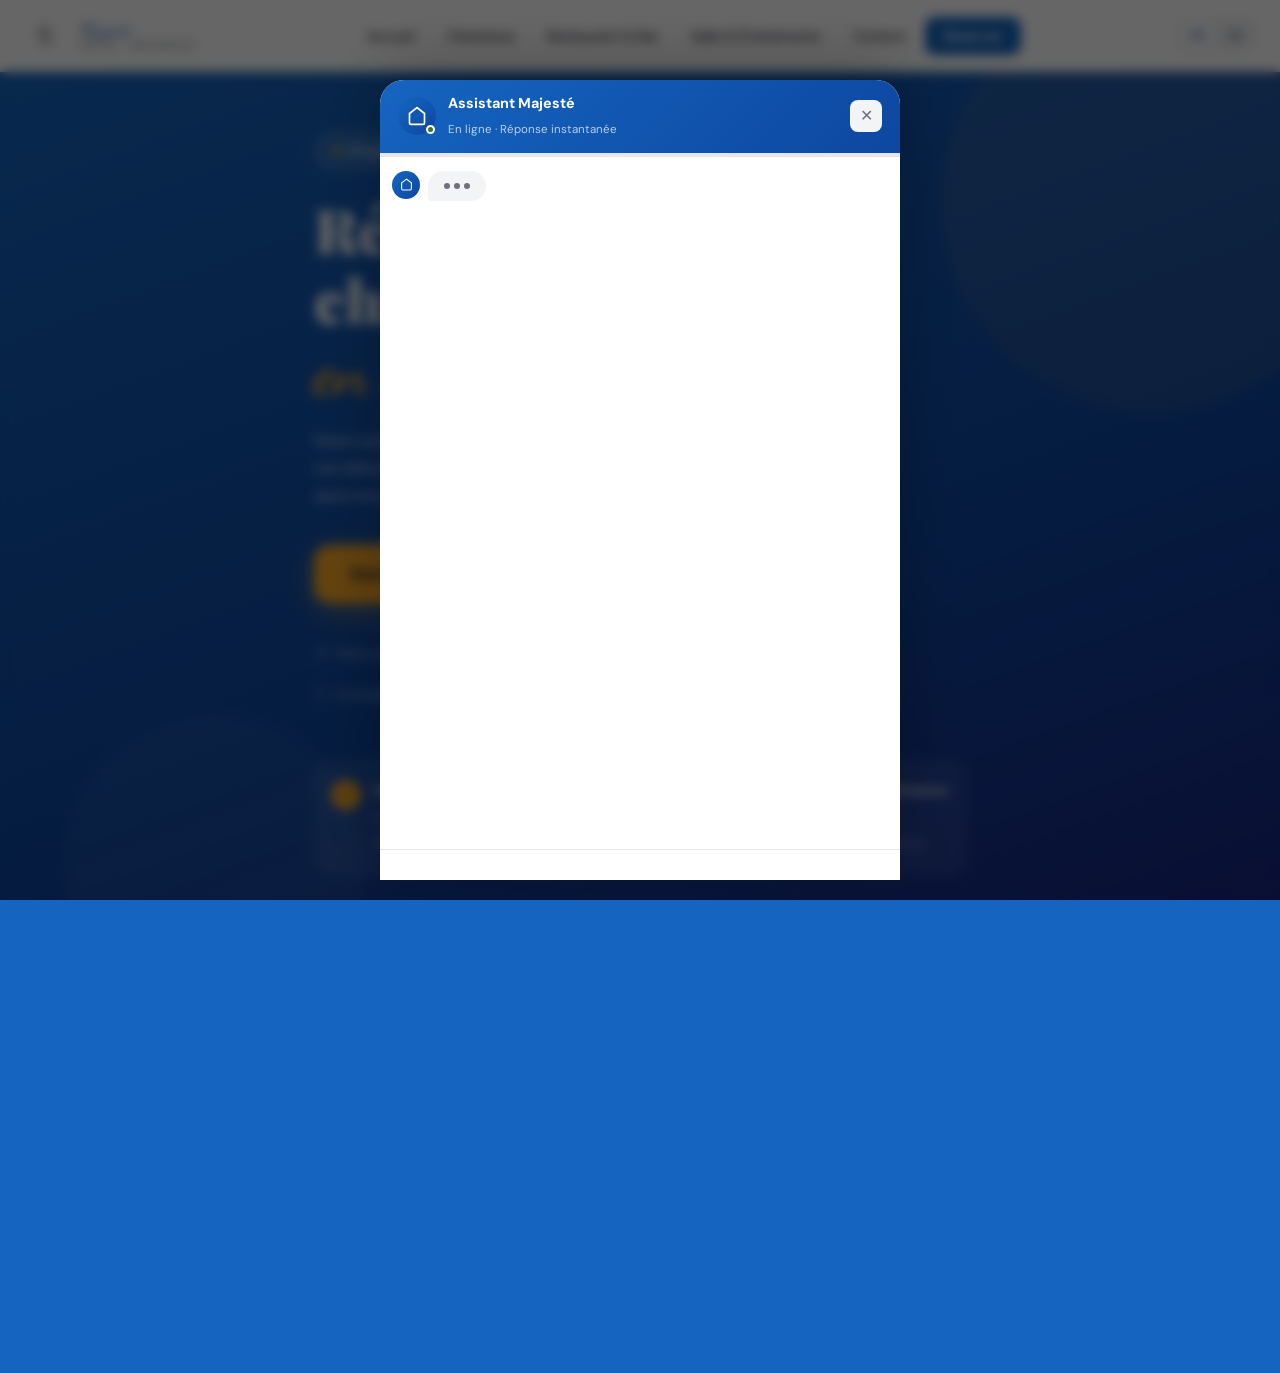
<file: reservation.html>
<!DOCTYPE html>
<html lang="fr">
<head>
  <meta charset="UTF-8" />
  <meta name="viewport" content="width=device-width, initial-scale=1.0" />
  <meta name="description" content="Réservez votre chambre à l'Hôtel Résidence Majesté — Bot de réservation rapide, confirmation WhatsApp. Disponible 24h/24." />
  <title>Réservation — Hôtel Résidence Majesté</title>
  <link rel="icon" type="image/png" href="images/logo.jpg" />
  <link rel="stylesheet" href="css/main.css" />
  <link rel="stylesheet" href="css/components.css" />
  <link rel="stylesheet" href="css/loader.css" />
  <link rel="stylesheet" href="css/bot.css" />
  <style>
    .res-hero {
      background: linear-gradient(160deg, #1565C0 0%, #0D47A1 60%, #1A237E 100%);
      min-height: calc(100vh - var(--nav-h));
      margin-top: var(--nav-h);
      display: flex; align-items: center;
      position: relative; overflow: hidden; padding: 60px 0;
    }
    .res-hero::before { content:''; position:absolute; top:-80px; right:-80px; width:420px; height:420px; background:rgba(249,168,37,0.08); border-radius:50%; }
    .res-hero::after  { content:''; position:absolute; bottom:-80px; left:5%; width:300px; height:300px; background:rgba(255,255,255,0.04); border-radius:50%; }
    .res-hero-inner { position:relative; z-index:1; max-width:700px; }
    .res-hero-tag {
      display:inline-flex; align-items:center; gap:8px;
      background:rgba(255,255,255,0.12); border:1px solid rgba(255,255,255,0.2);
      border-radius:100px; padding:8px 18px;
      color:white; font-size:0.8rem; font-weight:600; letter-spacing:0.08em; margin-bottom:24px;
    }
    .res-hero-dot { width:8px;height:8px;background:var(--yellow);border-radius:50%;animation:dotBlink 1.5s ease-in-out infinite; }
    @keyframes dotBlink{0%,100%{opacity:1}50%{opacity:0.3}}
    .res-hero h1 { font-family:var(--font-display); font-size:clamp(2.2rem,5vw,3.8rem); font-weight:900; color:white; line-height:1.15; margin-bottom:16px; }
    .res-hero h1 em { font-style:normal; color:var(--yellow); font-family:var(--font-script); display:block; font-size:1.1em; }
    .res-hero p { color:rgba(255,255,255,0.78); font-size:1rem; line-height:1.7; max-width:520px; margin-bottom:36px; }
    .res-start-btn {
      display:inline-flex; align-items:center; gap:12px;
      background:var(--yellow); color:var(--dark);
      padding:18px 36px; border-radius:16px; border:none; cursor:pointer;
      font-family:var(--font-body); font-size:1.05rem; font-weight:800;
      transition:all 0.3s ease; box-shadow:0 8px 32px rgba(249,168,37,0.4);
    }
    .res-start-btn:hover { background:#FFB300; transform:translateY(-3px); box-shadow:0 14px 40px rgba(249,168,37,0.5); }
    .res-start-btn svg { transition:transform 0.3s ease; }
    .res-start-btn:hover svg { transform:translateX(4px); }
    .res-info-row { display:flex; gap:20px; flex-wrap:wrap; margin-top:40px; }
    .res-info-item { display:flex; align-items:center; gap:8px; color:rgba(255,255,255,0.7); font-size:0.82rem; }
    .res-info-item svg { opacity:0.65; }
    .res-steps { display:grid; grid-template-columns:repeat(4,1fr); gap:14px; margin-top:56px; }
    .res-step { background:rgba(255,255,255,0.07); border:1px solid rgba(255,255,255,0.12); border-radius:16px; padding:18px 16px; display:flex; align-items:flex-start; gap:12px; }
    .res-step-num { width:30px;height:30px;border-radius:50%;flex-shrink:0; background:var(--yellow);color:var(--dark); display:flex;align-items:center;justify-content:center; font-weight:800;font-size:0.82rem; }
    .res-step-text strong { display:block;color:white;font-size:0.82rem;font-weight:700;margin-bottom:3px; }
    .res-step-text span   { color:rgba(255,255,255,0.5);font-size:0.75rem; }
    @media(max-width:900px){ .res-steps { grid-template-columns:repeat(2,1fr); } }
    @media(max-width:640px){
      .res-hero { padding:40px 0 56px; }
      .res-start-btn { width:100%; justify-content:center; padding:16px 24px; font-size:0.95rem; }
      .res-steps { grid-template-columns:1fr 1fr; gap:10px; }
      .res-info-row { gap:12px; }
    }
    @media(max-width:380px){ .res-steps { grid-template-columns:1fr; } }
  </style>
</head>
<body class="is-reservation-page">
<div id="page-loader"><img src="images/logo.jpg" alt="Majesté" class="loader-logo"/><div class="loader-bar"><div class="loader-bar-fill"></div></div></div>
<div class="scroll-progress"></div>
<div class="page-transition"></div>

<!-- ══ NAV ══ -->
<nav class="navbar">
  <div class="nav-inner">
    <a href="index.html" class="nav-logo">
      <img src="images/logo.jpg" alt="Logo"/>
      <div class="nav-logo-text"><span class="nav-logo-name">Majesté</span><span class="nav-logo-sub">Hôtel · Résidence</span></div>
    </a>
    <ul class="nav-links">
      <li><a href="index.html">Accueil</a></li>
      <li><a href="chambres.html">Chambres</a></li>
      <li><a href="restaurant.html">Restaurant &amp; Bar</a></li>
      <li><a href="evenements.html">Salle &amp; Événements</a></li>
      <li><a href="contact.html">Contact</a></li>
      <li><a href="reservation.html" class="nav-reserve active">Réserver</a></li>
    </ul>
    <div style="display:flex;align-items:center;gap:12px;">
      <div class="lang-switcher"><button class="lang-btn active" data-lang="fr">FR</button><button class="lang-btn" data-lang="en">EN</button></div>
      <button class="nav-toggle" aria-label="Menu"><span></span><span></span><span></span></button>
    </div>
  </div>
</nav>
<div class="nav-mobile">
  <a href="index.html">Accueil</a>
  <a href="chambres.html">Chambres</a>
  <a href="restaurant.html">Restaurant &amp; Bar</a>
  <a href="evenements.html">Salle &amp; Événements</a>
  <a href="contact.html">Contact</a>
  <a href="reservation.html" class="nav-reserve-mobile">Réserver</a>
  <div class="lang-switcher"><button class="lang-btn active" data-lang="fr">FR</button><button class="lang-btn" data-lang="en">EN</button></div>
</div>

<!-- ══ HERO ══ -->
<section class="res-hero">
  <div class="container res-hero-inner">
    <div class="res-hero-tag"><span class="res-hero-dot"></span>Disponible 24h/24 · 7j/7</div>
    <h1>Réservez votre chambre<em>en quelques clics.</em></h1>
    <p>Notre assistant vous guide étape par étape. Choisissez votre chambre, vos dates, et confirmez directement sur WhatsApp — simple, rapide, sans inscription.</p>
    <button class="res-start-btn" onclick="openBotModal()">
      Démarrer la réservation
      <svg width="20" height="20" viewBox="0 0 24 24" fill="none" stroke="currentColor" stroke-width="2.5" stroke-linecap="round"><line x1="5" y1="12" x2="19" y2="12"/><polyline points="12 5 19 12 12 19"/></svg>
    </button>
    <div class="res-info-row">
      <div class="res-info-item"><svg width="14" height="14" viewBox="0 0 24 24" fill="none" stroke="currentColor" stroke-width="2" stroke-linecap="round"><circle cx="12" cy="12" r="10"/><polyline points="12 6 12 12 16 14"/></svg>Moins de 2 minutes</div>
      <div class="res-info-item"><svg width="14" height="14" viewBox="0 0 24 24" fill="none" stroke="currentColor" stroke-width="2" stroke-linecap="round"><rect x="1" y="4" width="22" height="16" rx="2"/><line x1="1" y1="10" x2="23" y2="10"/></svg>Acompte 50% requis</div>
      <div class="res-info-item"><svg width="14" height="14" viewBox="0 0 24 24" fill="none" stroke="currentColor" stroke-width="2" stroke-linecap="round"><path d="M22 16.92v3a2 2 0 0 1-2.18 2z"/></svg>Confirmation WhatsApp</div>
      <div class="res-info-item"><svg width="14" height="14" viewBox="0 0 24 24" fill="none" stroke="currentColor" stroke-width="2" stroke-linecap="round"><path d="M12 22s8-4 8-10V5l-8-3-8 3v7c0 6 8 10 8 10z"/></svg>Annulation 3 jours avant</div>
    </div>
    <div class="res-steps">
      <div class="res-step"><div class="res-step-num">1</div><div class="res-step-text"><strong>Vos infos</strong><span>Prénom &amp; téléphone</span></div></div>
      <div class="res-step"><div class="res-step-num">2</div><div class="res-step-text"><strong>Chambre</strong><span>5 types disponibles</span></div></div>
      <div class="res-step"><div class="res-step-num">3</div><div class="res-step-text"><strong>Dates</strong><span>Arrivée &amp; départ</span></div></div>
      <div class="res-step"><div class="res-step-num">4</div><div class="res-step-text"><strong>Confirmation</strong><span>Envoi WhatsApp</span></div></div>
    </div>
  </div>
</section>

<!-- ══ FLOATING RESERVE BUTTON ══ -->
<button class="float-reserve-btn" onclick="openBotModal()" aria-label="Réserver">
  <span class="frb-icon"><svg width="13" height="13" viewBox="0 0 24 24" fill="none" stroke="white" stroke-width="2.5" stroke-linecap="round"><path d="M3 9l9-7 9 7v11a2 2 0 0 1-2 2H5a2 2 0 0 1-2-2z"/><polyline points="9 22 9 12 15 12 15 22"/></svg></span>
  Réserver
</button>

<!-- ══ BOT MODAL ══ -->
<div class="bot-modal-overlay" id="bot-modal-overlay">
  <div class="bot-modal" role="dialog" aria-modal="true">
    <div class="bot-modal-header">
      <div class="bot-modal-header-left">
        <div class="bot-modal-avatar">
          <svg width="20" height="20" viewBox="0 0 24 24" fill="none" stroke="white" stroke-width="2" stroke-linecap="round"><path d="M3 9l9-7 9 7v11a2 2 0 0 1-2 2H5a2 2 0 0 1-2-2z"/></svg>
          <div class="bot-modal-online"></div>
        </div>
        <div class="bot-modal-title">
          <strong>Assistant Majesté</strong>
          <span>En ligne · Réponse instantanée</span>
        </div>
      </div>
      <button class="bot-modal-close" onclick="closeBotModal()" aria-label="Fermer">&#x2715;</button>
    </div>
    <div class="bot-modal-progress"><div class="bot-modal-progress-fill" id="bot-modal-progress-fill"></div></div>
    <div class="bot-modal-messages" id="bot-modal-messages"></div>
    <div class="bot-modal-input-area" id="bot-modal-input-area">
      <div class="bm-choices-wrap" id="bot-modal-choices"></div>
      <div class="bm-text-row" id="bot-modal-text-row" style="display:none;">
        <input type="text" class="bm-text-input" id="bot-modal-input" placeholder="Écrivez ici…"/>
        <button class="bm-send-btn" id="bot-modal-send">
          <svg width="16" height="16" viewBox="0 0 24 24" fill="none" stroke="white" stroke-width="2.5" stroke-linecap="round"><line x1="22" y1="2" x2="11" y2="13"/><polygon points="22 2 15 22 11 13 2 9 22 2"/></svg>
        </button>
      </div>
    </div>
  </div>
</div>

<!-- ══ FOOTER ══ -->
<footer class="footer">
  <div class="container">
    <div class="footer-grid">
      <div class="footer-brand">
        <div class="footer-logo"><img src="images/logo.jpg" alt="Logo"/><div class="footer-logo-text"><div class="footer-logo-name">Majesté</div><div class="footer-logo-sub">Hôtel · Résidence</div></div></div>
        <p>Votre havre de confort et d'élégance à Lomé.</p>
        <div class="footer-social"><a href="tel:+22891003632"><svg width="16" height="16" viewBox="0 0 24 24" fill="none" stroke="currentColor" stroke-width="2" stroke-linecap="round"><path d="M22 16.92v3a2 2 0 0 1-2.18 2z"/></svg></a></div>
      </div>
      <div class="footer-col"><h4>Navigation</h4><ul><li><a href="index.html">Accueil</a></li><li><a href="chambres.html">Chambres</a></li><li><a href="restaurant.html">Restaurant &amp; Bar</a></li><li><a href="evenements.html">Salle &amp; Événements</a></li><li><a href="reservation.html">Réservation</a></li><li><a href="contact.html">Contact</a></li></ul></div>
      <div class="footer-col"><h4>Tarifs</h4><ul><li><a href="chambres.html">Clim Premium — 15 000 F</a></li><li><a href="chambres.html">Clim Confort — 12 000 F</a></li><li><a href="chambres.html">Clim Éco — 10 000 F</a></li><li><a href="chambres.html">Ventilée Confort — 10 000 F</a></li><li><a href="chambres.html">Ventilée Standard — 8 000 F</a></li></ul></div>
      <div class="footer-col"><h4>Contact</h4>
        <div class="footer-contact-item"><svg class="footer-contact-icon" viewBox="0 0 24 24" fill="none" stroke="currentColor" stroke-width="2" stroke-linecap="round"><path d="M21 10c0 7-9 13-9 13s-9-6-9-13a9 9 0 0 1 18 0z"/><circle cx="12" cy="10" r="3"/></svg><span>Adidogomé Ségbé Akato, Lomé, Togo</span></div>
        <div class="footer-contact-item"><svg class="footer-contact-icon" viewBox="0 0 24 24" fill="none" stroke="currentColor" stroke-width="2" stroke-linecap="round"><path d="M22 16.92v3a2 2 0 0 1-2.18 2z"/></svg><div><a href="tel:+22891003632">+228 91 00 36 32</a><br/><a href="tel:+22899515538">+228 99 51 55 38</a></div></div>
      </div>
    </div>
    <div class="footer-bottom"><p>© 2026 Hôtel Résidence Majesté. Fait avec <span>♥</span> par Dev.zak</p><span class="footer-badge">Lomé — Togo 🇹🇬</span></div>
  </div>
</footer>

<button class="back-to-top" aria-label="Retour en haut">↑</button>
<div class="toast"><span class="toast-icon">🏨</span><span class="toast-msg">Bienvenue !</span><span class="toast-close">✕</span></div>

<script src="js/main.js"></script>
<script src="js/loader.js"></script>
<script src="js/bot.js"></script>
<script>
  // Auto-open modal on this page
  document.addEventListener('DOMContentLoaded', () => {
    setTimeout(() => openBotModal(), 900);
  });
</script>
</body>
</html>
</file>
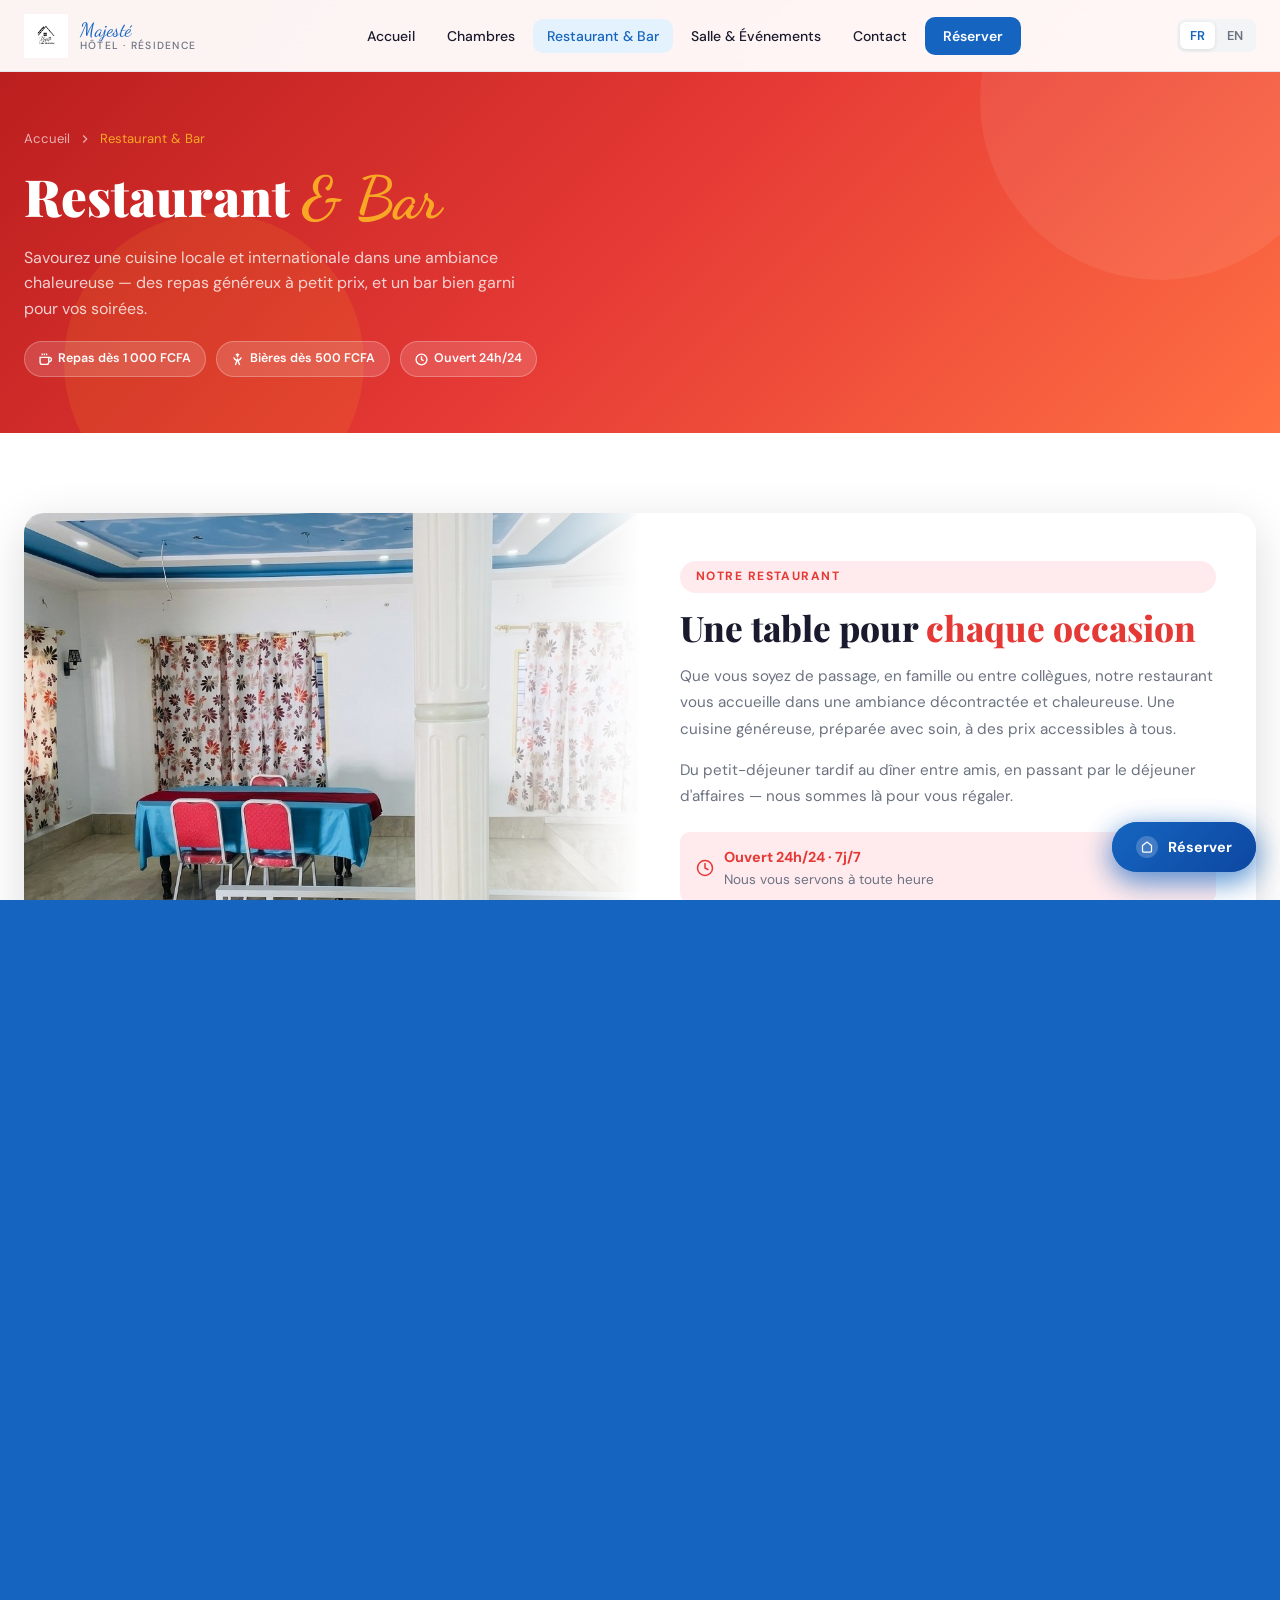
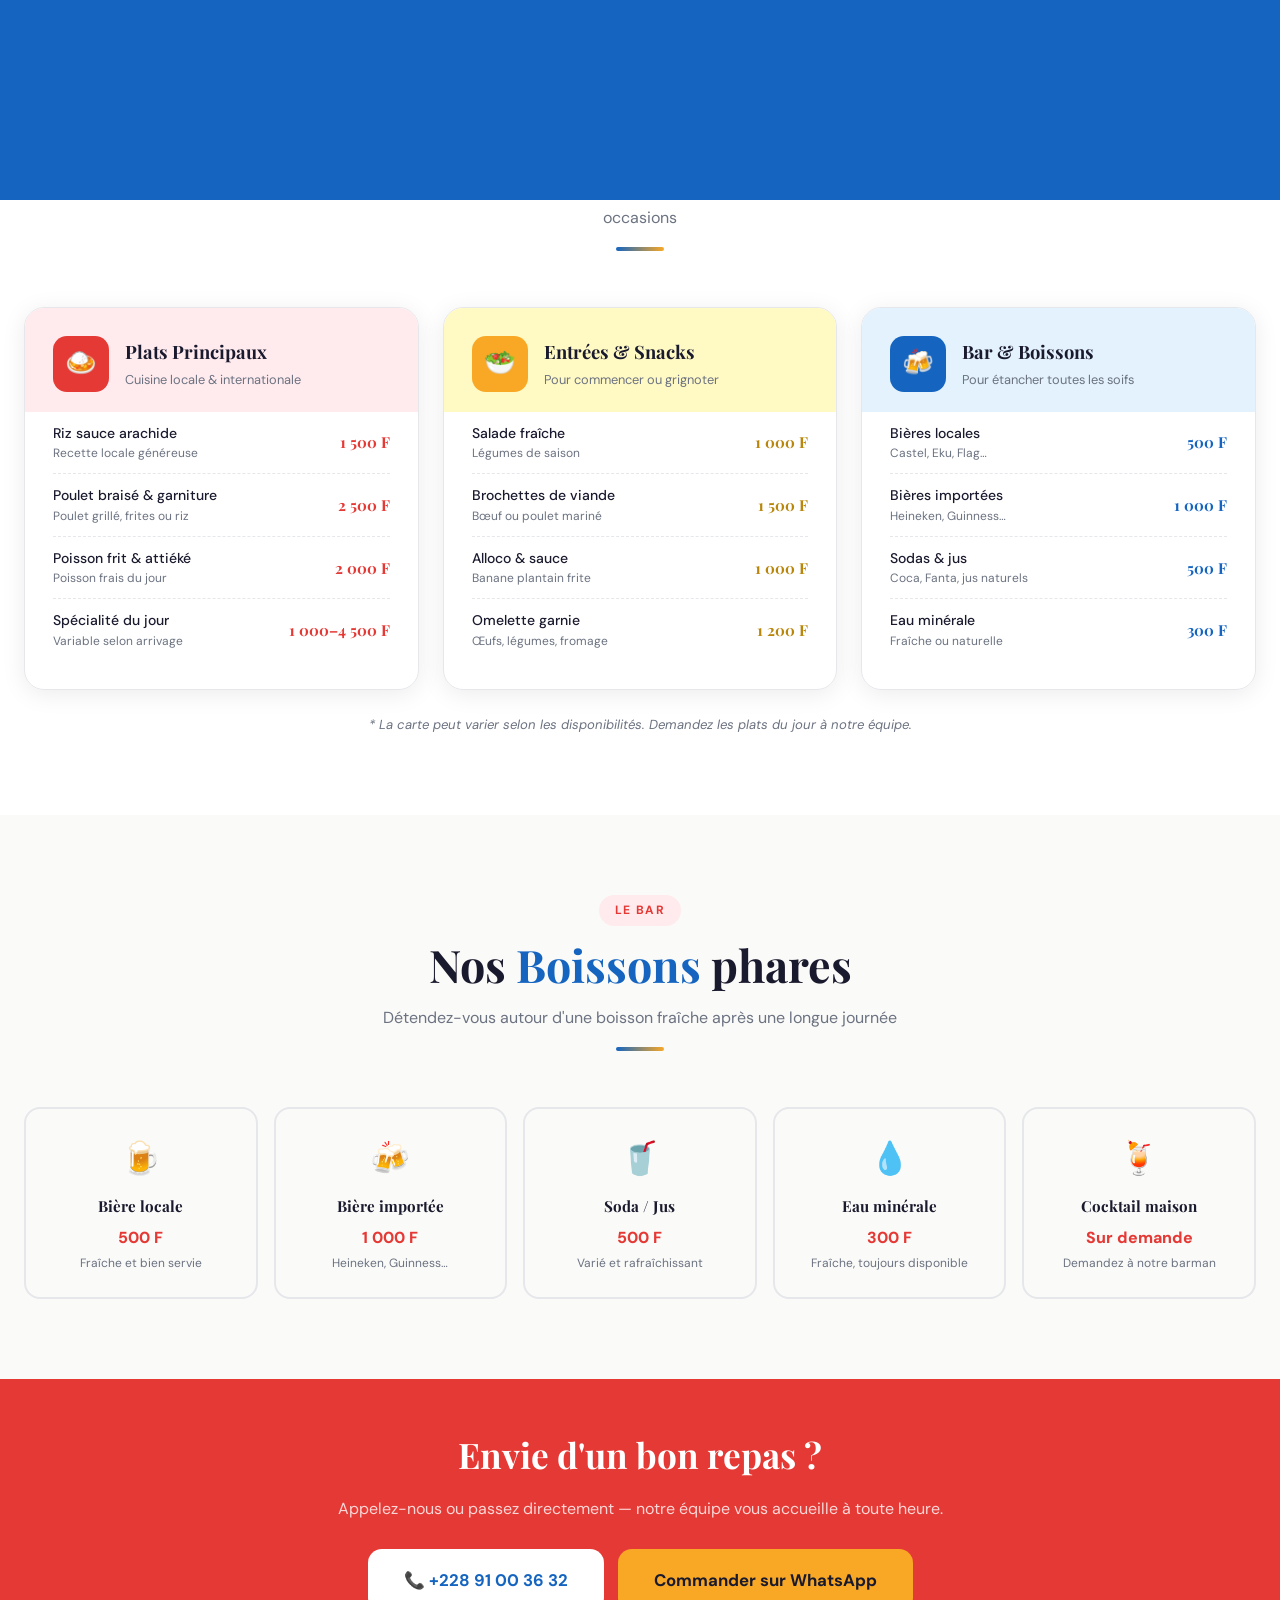
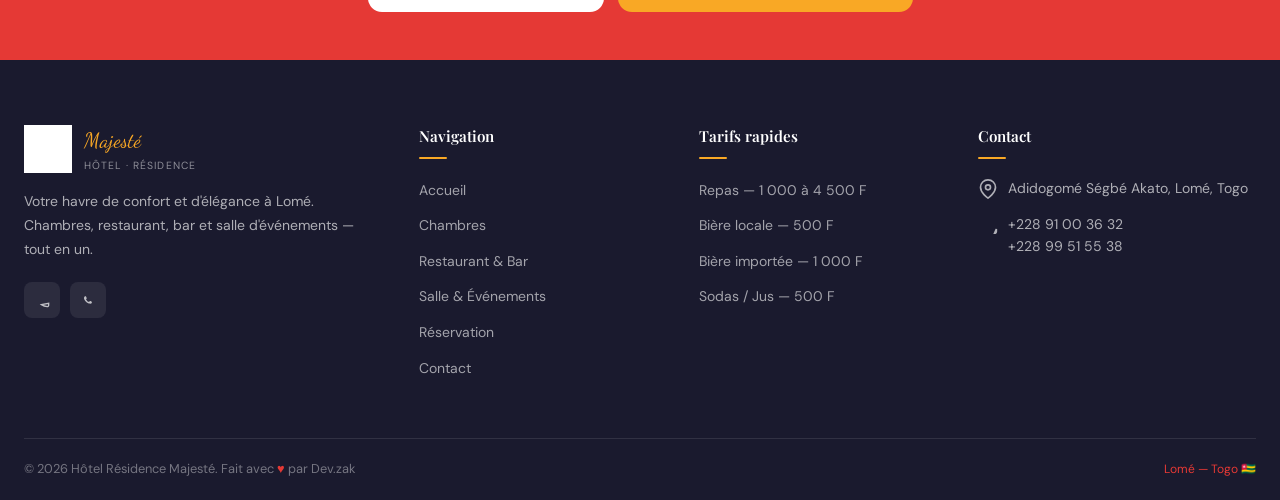
<file: restaurant.html>
<!DOCTYPE html>
<html lang="fr">
<head>
  <meta charset="UTF-8" />
  <meta name="viewport" content="width=device-width, initial-scale=1.0" />
  <meta name="description" content="Restaurant & Bar de l'Hôtel Résidence Majesté — Lomé, Togo. Cuisine locale et internationale. Repas à partir de 1 000 FCFA, boissons dès 500 FCFA." />
  <title>Restaurant & Bar — Hôtel Résidence Majesté</title>
  <link rel="icon" type="image/png" href="images/logo.jpg" />
  <link rel="stylesheet" href="css/main.css" />
  <link rel="stylesheet" href="css/components.css" />
  <link rel="stylesheet" href="css/loader.css" />
  <link rel="stylesheet" href="css/bot.css" />
  <style>
    .page-hero {
      background: linear-gradient(135deg, #B71C1C 0%, #E53935 50%, #FF7043 100%);
      padding: calc(var(--nav-h) + 56px) 0 56px;
      position: relative; overflow: hidden;
    }
    .page-hero::before {
      content:''; position:absolute; top:-80px; right:-60px;
      width:360px; height:360px;
      background:rgba(255,255,255,0.07); border-radius:50%;
    }
    .page-hero::after {
      content:''; position:absolute; bottom:-80px; left:5%;
      width:300px; height:300px;
      background:rgba(249,168,37,0.12); border-radius:50%;
    }
    .page-hero-inner { position:relative; z-index:1; }
    .page-hero-breadcrumb {
      display:flex; align-items:center; gap:8px;
      color:rgba(255,255,255,0.65); font-size:0.82rem; margin-bottom:16px;
    }
    .page-hero-breadcrumb a { color:rgba(255,255,255,0.65); transition:color var(--transition); }
    .page-hero-breadcrumb a:hover { color:var(--yellow); }
    .page-hero-breadcrumb span { color:var(--yellow); }
    .page-hero h1 {
      font-family:var(--font-display);
      font-size:clamp(2rem,5vw,3.2rem);
      font-weight:900; color:var(--white); line-height:1.15; margin-bottom:12px;
    }
    .page-hero h1 em { font-style:normal; color:var(--yellow); font-family:var(--font-script); font-size:1.15em; }
    .page-hero p { color:rgba(255,255,255,0.78); font-size:1rem; max-width:520px; line-height:1.6; }
    .page-hero-badges { display:flex; gap:10px; flex-wrap:wrap; margin-top:20px; }
    .hero-badge {
      display:inline-flex; align-items:center; gap:6px;
      background:rgba(255,255,255,0.15); border:1px solid rgba(255,255,255,0.25);
      border-radius:100px; padding:7px 14px;
      color:var(--white); font-size:0.78rem; font-weight:600;
    }

    /* ── AMBIANCE SPLIT ── */
    .ambiance-split {
      display:grid; grid-template-columns:1fr 1fr; gap:0;
      border-radius:20px; overflow:hidden; box-shadow:var(--shadow-lg);
    }
    .ambiance-img { position:relative; height:480px; }
    .ambiance-img img { width:100%; height:100%; object-fit:cover; }
    .ambiance-img-overlay {
      position:absolute; inset:0;
      background:linear-gradient(to right, transparent 60%, rgba(255,255,255,1));
    }
    .ambiance-text {
      background:var(--white); padding:48px 40px;
      display:flex; flex-direction:column; justify-content:center;
    }
    .ambiance-text .section-tag { margin-bottom:14px; }
    .ambiance-text h2 {
      font-family:var(--font-display);
      font-size:clamp(1.6rem,3vw,2.2rem); font-weight:800;
      color:var(--dark); margin-bottom:14px; line-height:1.2;
    }
    .ambiance-text h2 span { color:var(--red); }
    .ambiance-text p { color:var(--gray); line-height:1.75; font-size:0.95rem; margin-bottom:14px; }
    .ambiance-hours {
      display:flex; align-items:center; gap:10px;
      background:var(--red-light); border-radius:10px;
      padding:12px 16px; margin-top:8px; margin-bottom:24px;
    }
    .ambiance-hours strong { color:var(--red); font-size:0.9rem; }
    .ambiance-hours span { color:var(--gray); font-size:0.85rem; }

    /* ── MENU CARDS ── */
    .menu-grid { display:grid; grid-template-columns:repeat(auto-fit,minmax(280px,1fr)); gap:24px; }
    .menu-category-card {
      border-radius:20px; overflow:hidden;
      box-shadow:var(--shadow); border:1px solid var(--border);
      transition:all var(--transition);
    }
    .menu-category-card:hover { transform:translateY(-6px); box-shadow:var(--shadow-lg); }
    .menu-cat-header {
      padding:28px 28px 20px;
      display:flex; align-items:center; gap:16px;
    }
    .menu-cat-icon {
      width:56px; height:56px; border-radius:14px;
      display:flex; align-items:center; justify-content:center;
      font-size:1.6rem; flex-shrink:0;
    }
    .menu-cat-header h3 {
      font-family:var(--font-display); font-size:1.15rem; font-weight:700;
      color:var(--dark); margin-bottom:4px;
    }
    .menu-cat-header p { font-size:0.8rem; color:var(--gray); }
    .menu-cat-body { padding:0 28px 28px; }
    .menu-item-row {
      display:flex; justify-content:space-between; align-items:center;
      padding:10px 0; border-bottom:1px dashed var(--border);
    }
    .menu-item-row:last-child { border-bottom:none; }
    .menu-item-name { font-size:0.875rem; font-weight:500; color:var(--dark); }
    .menu-item-desc { font-size:0.75rem; color:var(--gray); }
    .menu-item-price {
      font-family:var(--font-display); font-size:0.95rem; font-weight:700;
      white-space:nowrap; margin-left:12px;
    }

    /* ── PRICE RANGE VISUAL ── */
    .price-range-section {
      background:linear-gradient(135deg,var(--dark) 0%,#1A1A2E 100%);
      border-radius:20px; padding:48px 40px;
      display:grid; grid-template-columns:1fr 1fr; gap:40px; align-items:center;
    }
    .price-range-text h2 {
      font-family:var(--font-display); font-size:clamp(1.5rem,3vw,2rem);
      font-weight:800; color:var(--white); margin-bottom:12px;
    }
    .price-range-text p { color:rgba(255,255,255,0.65); line-height:1.7; font-size:0.9rem; }
    .price-cards { display:flex; flex-direction:column; gap:14px; }
    .price-card-item {
      background:rgba(255,255,255,0.07);
      border:1px solid rgba(255,255,255,0.1);
      border-radius:14px; padding:18px 20px;
      display:flex; align-items:center; justify-content:space-between; gap:16px;
    }
    .price-card-left { display:flex; align-items:center; gap:14px; }
    .price-card-ico {
      width:44px; height:44px; border-radius:10px;
      display:flex; align-items:center; justify-content:center; font-size:1.3rem; flex-shrink:0;
    }
    .price-card-label strong { display:block; color:var(--white); font-size:0.9rem; font-weight:600; }
    .price-card-label span { color:rgba(255,255,255,0.5); font-size:0.75rem; }
    .price-card-range {
      font-family:var(--font-display); font-size:1.1rem;
      font-weight:800; white-space:nowrap;
    }

    /* ── BAR SPECIALS ── */
    .bar-specials-grid { display:grid; grid-template-columns:repeat(auto-fit,minmax(180px,1fr)); gap:16px; }
    .bar-special-item {
      text-align:center; padding:24px 16px;
      border-radius:16px; border:2px solid var(--border);
      transition:all var(--transition); cursor:default;
    }
    .bar-special-item:hover {
      border-color:var(--red); background:var(--red-light);
      transform:translateY(-4px);
    }
    .bar-special-item .bsi-icon { font-size:2rem; margin-bottom:10px; display:block; }
    .bar-special-item h4 { font-family:var(--font-display); font-size:0.95rem; font-weight:700; color:var(--dark); margin-bottom:6px; }
    .bar-special-item .bsi-price { font-size:1rem; font-weight:800; color:var(--red); }
    .bar-special-item p { font-size:0.75rem; color:var(--gray); margin-top:4px; }

    @media(max-width:900px){
      .ambiance-split { grid-template-columns:1fr; }
      .ambiance-img { height:240px; }
      .ambiance-img-overlay { background:none; }
      .ambiance-text { padding:24px 20px; }
      .price-range-section { grid-template-columns:1fr; padding:24px 20px; gap:20px; }
    }
    @media(max-width:640px){
      .bar-specials-grid { grid-template-columns:repeat(2,1fr); }
      .menu-grid { grid-template-columns:1fr; }
      .menu-cat-header { padding:20px 20px 14px; }
      .menu-cat-body { padding:0 20px 20px; }
      .price-range-text h2 { font-size:1.3rem; }
    }
    @media(max-width:380px){
      .bar-specials-grid { grid-template-columns:1fr; }
    }
  </style>
</head>
<body>

<div id="page-loader">
  <img src="images/logo.jpg" alt="Majesté" class="loader-logo" />
  <div class="loader-bar"><div class="loader-bar-fill"></div></div>
</div>
<div class="scroll-progress"></div>
<div class="page-transition"></div>

<!-- ══ NAV ══ -->
<nav class="navbar">
  <div class="nav-inner">
    <a href="index.html" class="nav-logo">
      <img src="images/logo.jpg" alt="Logo" />
      <div class="nav-logo-text">
        <span class="nav-logo-name">Majesté</span>
        <span class="nav-logo-sub">Hôtel · Résidence</span>
      </div>
    </a>
    <ul class="nav-links">
      <li><a href="index.html" data-i18n="nav_home">Accueil</a></li>
      <li><a href="chambres.html" data-i18n="nav_rooms">Chambres</a></li>
      <li><a href="restaurant.html" class="active" data-i18n="nav_restaurant">Restaurant & Bar</a></li>
      <li><a href="evenements.html" data-i18n="nav_events">Salle & Événements</a></li>
      <li><a href="contact.html" data-i18n="nav_contact">Contact</a></li>
      <li><a href="reservation.html" class="nav-reserve" data-i18n="nav_reserve_btn">Réserver</a></li>
    </ul>
    <div style="display:flex;align-items:center;gap:12px;">
      <div class="lang-switcher">
        <button class="lang-btn active" data-lang="fr">FR</button>
        <button class="lang-btn" data-lang="en">EN</button>
      </div>
      <button class="nav-toggle" aria-label="Menu"><span></span><span></span><span></span></button>
    </div>
  </div>
</nav>
<div class="nav-mobile">
  <a href="index.html">Accueil</a>
  <a href="chambres.html">Chambres</a>
  <a href="restaurant.html">Restaurant & Bar</a>
  <a href="evenements.html">Salle & Événements</a>
  <a href="contact.html">Contact</a>
  <a href="reservation.html" class="nav-reserve-mobile">Réserver</a>
  <div class="lang-switcher">
    <button class="lang-btn active" data-lang="fr">FR</button>
    <button class="lang-btn" data-lang="en">EN</button>
  </div>
</div>

<!-- ══ PAGE HERO ══ -->
<section class="page-hero">
  <div class="container page-hero-inner">
    <div class="page-hero-breadcrumb">
      <a href="index.html">Accueil</a>
      <svg width="14" height="14" viewBox="0 0 24 24" fill="none" stroke="currentColor" stroke-width="2"><polyline points="9 18 15 12 9 6"/></svg>
      <span>Restaurant & Bar</span>
    </div>
    <h1>Restaurant <em>&amp; Bar</em></h1>
    <p>Savourez une cuisine locale et internationale dans une ambiance chaleureuse — des repas généreux à petit prix, et un bar bien garni pour vos soirées.</p>
    <div class="page-hero-badges">
      <span class="hero-badge">
        <svg width="13" height="13" viewBox="0 0 24 24" fill="none" stroke="currentColor" stroke-width="2.5"><path d="M18 8h1a4 4 0 0 1 0 8h-1"/><path d="M2 8h16v9a4 4 0 0 1-4 4H6a4 4 0 0 1-4-4V8z"/><line x1="6" y1="1" x2="6" y2="4"/><line x1="10" y1="1" x2="10" y2="4"/><line x1="14" y1="1" x2="14" y2="4"/></svg>
        Repas dès 1 000 FCFA
      </span>
      <span class="hero-badge">
        <svg width="13" height="13" viewBox="0 0 24 24" fill="none" stroke="currentColor" stroke-width="2.5"><path d="M8 22l4-10 4 10"/><path d="M5 8c.5 2.5 2.5 4.5 7 6.5"/><path d="M19 8c-.5 2.5-2.5 4.5-7 6.5"/><path d="M12 2v6"/><path d="M9 4l3-2 3 2"/></svg>
        Bières dès 500 FCFA
      </span>
      <span class="hero-badge">
        <svg width="13" height="13" viewBox="0 0 24 24" fill="none" stroke="currentColor" stroke-width="2.5"><circle cx="12" cy="12" r="10"/><polyline points="12 6 12 12 16 14"/></svg>
        Ouvert 24h/24
      </span>
    </div>
  </div>
</section>

<!-- ══ AMBIANCE ══ -->
<section class="section">
  <div class="container">
    <div class="ambiance-split fade-in">
      <div class="ambiance-img">
        <img src="images/salle-reunion-2.png" alt="Ambiance restaurant Majesté" loading="lazy" />
        <div class="ambiance-img-overlay"></div>
      </div>
      <div class="ambiance-text">
        <span class="section-tag tag-red">Notre Restaurant</span>
        <h2>Une table pour <span>chaque occasion</span></h2>
        <p>Que vous soyez de passage, en famille ou entre collègues, notre restaurant vous accueille dans une ambiance décontractée et chaleureuse. Une cuisine généreuse, préparée avec soin, à des prix accessibles à tous.</p>
        <p>Du petit-déjeuner tardif au dîner entre amis, en passant par le déjeuner d'affaires — nous sommes là pour vous régaler.</p>
        <div class="ambiance-hours">
          <svg width="18" height="18" viewBox="0 0 24 24" fill="none" stroke="var(--red)" stroke-width="2" stroke-linecap="round"><circle cx="12" cy="12" r="10"/><polyline points="12 6 12 12 16 14"/></svg>
          <div>
            <strong>Ouvert 24h/24 · 7j/7</strong>
            <span style="display:block">Nous vous servons à toute heure</span>
          </div>
        </div>
        <a href="tel:+22891003632" class="btn btn-red">
          <svg width="16" height="16" viewBox="0 0 24 24" fill="none" stroke="white" stroke-width="2" stroke-linecap="round"><path d="M22 16.92v3a2 2 0 0 1-2.18 2 19.79 19.79 0 0 1-8.63-3.07A19.5 19.5 0 0 1 4.69 12 19.79 19.79 0 0 1 1.61 3.18 2 2 0 0 1 3.6 1h3a2 2 0 0 1 2 1.72c.127.96.361 1.903.7 2.81a2 2 0 0 1-.45 2.11L7.91 8.61a16 16 0 0 0 6 6z"/></svg>
          Réserver une table
        </a>
      </div>
    </div>
  </div>
</section>

<!-- ══ PRICE RANGE ══ -->
<section class="section-sm" style="background:var(--cream);">
  <div class="container">
    <div class="price-range-section fade-in">
      <div class="price-range-text">
        <h2>Des prix pour tous les budgets</h2>
        <p>Nous croyons que bien manger ne doit pas coûter cher. Notre carte propose des plats généreux et des boissons variées dans une fourchette accessible à tous nos clients — résidents ou visiteurs.</p>
        <div style="margin-top:20px;">
          <a href="https://wa.me/22891003632?text=Bonjour%2C%20je%20voudrais%20des%20informations%20sur%20le%20restaurant." target="_blank" class="btn btn-yellow">Commander via WhatsApp</a>
        </div>
      </div>
      <div class="price-cards">
        <div class="price-card-item">
          <div class="price-card-left">
            <div class="price-card-ico" style="background:rgba(229,57,53,0.15);">🍽️</div>
            <div class="price-card-label">
              <strong>Repas complets</strong>
              <span>Cuisine locale &amp; internationale</span>
            </div>
          </div>
          <div class="price-card-range" style="color:var(--yellow);">1 000 – 4 500 F</div>
        </div>
        <div class="price-card-item">
          <div class="price-card-left">
            <div class="price-card-ico" style="background:rgba(249,168,37,0.15);">🍺</div>
            <div class="price-card-label">
              <strong>Bières &amp; Sodas</strong>
              <span>Locales et importées</span>
            </div>
          </div>
          <div class="price-card-range" style="color:var(--yellow);">500 – 1 000 F</div>
        </div>
        <div class="price-card-item">
          <div class="price-card-left">
            <div class="price-card-ico" style="background:rgba(46,125,50,0.15);">🥤</div>
            <div class="price-card-label">
              <strong>Boissons fraîches</strong>
              <span>Jus, eau, boissons douces</span>
            </div>
          </div>
          <div class="price-card-range" style="color:var(--green);">À partir de 500 F</div>
        </div>
      </div>
    </div>
  </div>
</section>

<!-- ══ MENU CATEGORIES ══ -->
<section class="section">
  <div class="container">
    <div class="section-header fade-in">
      <span class="section-tag tag-red">Notre Carte</span>
      <h2 class="section-title">Ce que nous <span>proposons</span></h2>
      <p class="section-desc">Une sélection de plats et boissons pour tous les goûts et toutes les occasions</p>
      <div class="accent-line"></div>
    </div>
    <div class="menu-grid">
      <!-- Plats principaux -->
      <div class="menu-category-card fade-in fade-in-delay-1">
        <div class="menu-cat-header" style="background:var(--red-light);">
          <div class="menu-cat-icon" style="background:var(--red);">🍛</div>
          <div>
            <h3>Plats Principaux</h3>
            <p>Cuisine locale &amp; internationale</p>
          </div>
        </div>
        <div class="menu-cat-body">
          <div class="menu-item-row">
            <div><div class="menu-item-name">Riz sauce arachide</div><div class="menu-item-desc">Recette locale généreuse</div></div>
            <div class="menu-item-price" style="color:var(--red);">1 500 F</div>
          </div>
          <div class="menu-item-row">
            <div><div class="menu-item-name">Poulet braisé &amp; garniture</div><div class="menu-item-desc">Poulet grillé, frites ou riz</div></div>
            <div class="menu-item-price" style="color:var(--red);">2 500 F</div>
          </div>
          <div class="menu-item-row">
            <div><div class="menu-item-name">Poisson frit &amp; attiéké</div><div class="menu-item-desc">Poisson frais du jour</div></div>
            <div class="menu-item-price" style="color:var(--red);">2 000 F</div>
          </div>
          <div class="menu-item-row">
            <div><div class="menu-item-name">Spécialité du jour</div><div class="menu-item-desc">Variable selon arrivage</div></div>
            <div class="menu-item-price" style="color:var(--red);">1 000–4 500 F</div>
          </div>
        </div>
      </div>

      <!-- Entrées & snacks -->
      <div class="menu-category-card fade-in fade-in-delay-2">
        <div class="menu-cat-header" style="background:var(--yellow-light);">
          <div class="menu-cat-icon" style="background:var(--yellow);">🥗</div>
          <div>
            <h3>Entrées &amp; Snacks</h3>
            <p>Pour commencer ou grignoter</p>
          </div>
        </div>
        <div class="menu-cat-body">
          <div class="menu-item-row">
            <div><div class="menu-item-name">Salade fraîche</div><div class="menu-item-desc">Légumes de saison</div></div>
            <div class="menu-item-price" style="color:#B8860B;">1 000 F</div>
          </div>
          <div class="menu-item-row">
            <div><div class="menu-item-name">Brochettes de viande</div><div class="menu-item-desc">Bœuf ou poulet mariné</div></div>
            <div class="menu-item-price" style="color:#B8860B;">1 500 F</div>
          </div>
          <div class="menu-item-row">
            <div><div class="menu-item-name">Alloco &amp; sauce</div><div class="menu-item-desc">Banane plantain frite</div></div>
            <div class="menu-item-price" style="color:#B8860B;">1 000 F</div>
          </div>
          <div class="menu-item-row">
            <div><div class="menu-item-name">Omelette garnie</div><div class="menu-item-desc">Œufs, légumes, fromage</div></div>
            <div class="menu-item-price" style="color:#B8860B;">1 200 F</div>
          </div>
        </div>
      </div>

      <!-- Bar & Boissons -->
      <div class="menu-category-card fade-in fade-in-delay-3">
        <div class="menu-cat-header" style="background:var(--blue-pale);">
          <div class="menu-cat-icon" style="background:var(--blue);">🍻</div>
          <div>
            <h3>Bar &amp; Boissons</h3>
            <p>Pour étancher toutes les soifs</p>
          </div>
        </div>
        <div class="menu-cat-body">
          <div class="menu-item-row">
            <div><div class="menu-item-name">Bières locales</div><div class="menu-item-desc">Castel, Eku, Flag…</div></div>
            <div class="menu-item-price" style="color:var(--blue);">500 F</div>
          </div>
          <div class="menu-item-row">
            <div><div class="menu-item-name">Bières importées</div><div class="menu-item-desc">Heineken, Guinness…</div></div>
            <div class="menu-item-price" style="color:var(--blue);">1 000 F</div>
          </div>
          <div class="menu-item-row">
            <div><div class="menu-item-name">Sodas &amp; jus</div><div class="menu-item-desc">Coca, Fanta, jus naturels</div></div>
            <div class="menu-item-price" style="color:var(--blue);">500 F</div>
          </div>
          <div class="menu-item-row">
            <div><div class="menu-item-name">Eau minérale</div><div class="menu-item-desc">Fraîche ou naturelle</div></div>
            <div class="menu-item-price" style="color:var(--blue);">300 F</div>
          </div>
        </div>
      </div>
    </div>
    <p style="text-align:center;margin-top:24px;font-size:0.82rem;color:var(--gray);font-style:italic;">
      * La carte peut varier selon les disponibilités. Demandez les plats du jour à notre équipe.
    </p>
  </div>
</section>

<!-- ══ BAR SPECIALS ══ -->
<section class="section" style="background:var(--cream);">
  <div class="container">
    <div class="section-header fade-in">
      <span class="section-tag tag-red">Le Bar</span>
      <h2 class="section-title">Nos <span>Boissons</span> phares</h2>
      <p class="section-desc">Détendez-vous autour d'une boisson fraîche après une longue journée</p>
      <div class="accent-line"></div>
    </div>
    <div class="bar-specials-grid">
      <div class="bar-special-item fade-in fade-in-delay-1">
        <span class="bsi-icon">🍺</span>
        <h4>Bière locale</h4>
        <div class="bsi-price">500 F</div>
        <p>Fraîche et bien servie</p>
      </div>
      <div class="bar-special-item fade-in fade-in-delay-2">
        <span class="bsi-icon">🍻</span>
        <h4>Bière importée</h4>
        <div class="bsi-price">1 000 F</div>
        <p>Heineken, Guinness…</p>
      </div>
      <div class="bar-special-item fade-in fade-in-delay-3">
        <span class="bsi-icon">🥤</span>
        <h4>Soda / Jus</h4>
        <div class="bsi-price">500 F</div>
        <p>Varié et rafraîchissant</p>
      </div>
      <div class="bar-special-item fade-in fade-in-delay-4">
        <span class="bsi-icon">💧</span>
        <h4>Eau minérale</h4>
        <div class="bsi-price">300 F</div>
        <p>Fraîche, toujours disponible</p>
      </div>
      <div class="bar-special-item fade-in fade-in-delay-1">
        <span class="bsi-icon">🍹</span>
        <h4>Cocktail maison</h4>
        <div class="bsi-price">Sur demande</div>
        <p>Demandez à notre barman</p>
      </div>
    </div>
  </div>
</section>

<!-- ══ CTA ══ -->
<section class="section-sm" style="background:var(--red);">
  <div class="container" style="text-align:center;">
    <h2 style="font-family:var(--font-display);font-size:clamp(1.5rem,3vw,2.2rem);color:var(--white);margin-bottom:12px;">Envie d'un bon repas ?</h2>
    <p style="color:rgba(255,255,255,0.8);margin-bottom:28px;">Appelez-nous ou passez directement — notre équipe vous accueille à toute heure.</p>
    <div style="display:flex;gap:14px;justify-content:center;flex-wrap:wrap;">
      <a href="tel:+22891003632" class="btn btn-white btn-lg">📞 +228 91 00 36 32</a>
      <a href="https://wa.me/22891003632?text=Bonjour%2C%20je%20voudrais%20commander%20un%20repas." target="_blank" class="btn btn-yellow btn-lg">Commander sur WhatsApp</a>
    </div>
  </div>
</section>

<!-- ══ FOOTER ══ -->
<footer class="footer">
  <div class="container">
    <div class="footer-grid">
      <div class="footer-brand">
        <div class="footer-logo">
          <img src="images/logo.jpg" alt="Logo Majesté" />
          <div class="footer-logo-text">
            <div class="footer-logo-name">Majesté</div>
            <div class="footer-logo-sub">Hôtel · Résidence</div>
          </div>
        </div>
        <p>Votre havre de confort et d'élégance à Lomé. Chambres, restaurant, bar et salle d'événements — tout en un.</p>
        <div class="footer-social">
          <a href="tel:+22891003632" title="Appeler"><svg width="16" height="16" viewBox="0 0 24 24" fill="none" stroke="currentColor" stroke-width="2" stroke-linecap="round"><path d="M22 16.92v3a2 2 0 0 1-2.18 2 19.79 19.79 0 0 1-8.63-3.07z"/></svg></a>
          <a href="https://wa.me/22891003632" target="_blank"><svg width="16" height="16" viewBox="0 0 24 24" fill="currentColor"><path d="M17.472 14.382c-.297-.149-1.758-.867-2.03-.967-.273-.099-.471-.148-.67.15-.197.297-.767.966-.94 1.164-.173.199-.347.223-.644.075-.297-.15-1.255-.463-2.39-1.475-.883-.788-1.48-1.761-1.653-2.059-.173-.297-.018-.458.13-.606.134-.133.298-.347.446-.52.149-.174.198-.298.298-.497.099-.198.05-.371-.025-.52-.075-.149-.669-1.612-.916-2.207-.242-.579-.487-.5-.669-.51-.173-.008-.371-.01-.57-.01-.198 0-.52.074-.792.372-.272.297-1.04 1.016-1.04 2.479 0 1.462 1.065 2.875 1.213 3.074.149.198 2.096 3.2 5.077 4.487.709.306 1.262.489 1.694.625.712.227 1.36.195 1.871.118.571-.085 1.758-.719 2.006-1.413z"/></svg></a>
        </div>
      </div>
      <div class="footer-col">
        <h4>Navigation</h4>
        <ul>
          <li><a href="index.html">Accueil</a></li>
          <li><a href="chambres.html">Chambres</a></li>
          <li><a href="restaurant.html">Restaurant & Bar</a></li>
          <li><a href="evenements.html">Salle & Événements</a></li>
          <li><a href="reservation.html">Réservation</a></li>
          <li><a href="contact.html">Contact</a></li>
        </ul>
      </div>
      <div class="footer-col">
        <h4>Tarifs rapides</h4>
        <ul>
          <li><a href="#">Repas — 1 000 à 4 500 F</a></li>
          <li><a href="#">Bière locale — 500 F</a></li>
          <li><a href="#">Bière importée — 1 000 F</a></li>
          <li><a href="#">Sodas / Jus — 500 F</a></li>
        </ul>
      </div>
      <div class="footer-col">
        <h4>Contact</h4>
        <div class="footer-contact-item">
          <svg class="footer-contact-icon" viewBox="0 0 24 24" fill="none" stroke="currentColor" stroke-width="2" stroke-linecap="round"><path d="M21 10c0 7-9 13-9 13s-9-6-9-13a9 9 0 0 1 18 0z"/><circle cx="12" cy="10" r="3"/></svg>
          <span>Adidogomé Ségbé Akato, Lomé, Togo</span>
        </div>
        <div class="footer-contact-item">
          <svg class="footer-contact-icon" viewBox="0 0 24 24" fill="none" stroke="currentColor" stroke-width="2" stroke-linecap="round"><path d="M22 16.92v3a2 2 0 0 1-2.18 2z"/></svg>
          <div><a href="tel:+22891003632">+228 91 00 36 32</a><br /><a href="tel:+22899515538">+228 99 51 55 38</a></div>
        </div>
      </div>
    </div>
    <div class="footer-bottom">
      <p>© 2026 Hôtel Résidence Majesté. Fait avec <span>♥</span> par Dev.zak</p>
      <span class="footer-badge">Lomé — Togo 🇹🇬</span>
    </div>
  </div>
</footer>

<button class="back-to-top">↑</button>
<div class="toast"><span class="toast-icon"></span><span class="toast-msg"></span><span class="toast-close">✕</span></div>
<script src="js/main.js"></script>
<script src="js/loader.js"></script>

<!-- ══ FLOATING RESERVE BUTTON ══ -->
<button class="float-reserve-btn" onclick="openBotModal()" aria-label="Réserver">
  <span class="frb-icon">
    <svg width="13" height="13" viewBox="0 0 24 24" fill="none" stroke="white" stroke-width="2.5" stroke-linecap="round"><path d="M3 9l9-7 9 7v11a2 2 0 0 1-2 2H5a2 2 0 0 1-2-2z"/><polyline points="9 22 9 12 15 12 15 22"/></svg>
  </span>
  Réserver
</button>

<!-- ══ BOT MODAL ══ -->
<div class="bot-modal-overlay" id="bot-modal-overlay">
  <div class="bot-modal" role="dialog" aria-modal="true">
    <div class="bot-modal-header">
      <div class="bot-modal-header-left">
        <div class="bot-modal-avatar">
          <svg width="20" height="20" viewBox="0 0 24 24" fill="none" stroke="white" stroke-width="2" stroke-linecap="round"><path d="M3 9l9-7 9 7v11a2 2 0 0 1-2 2H5a2 2 0 0 1-2-2z"/></svg>
          <div class="bot-modal-online"></div>
        </div>
        <div class="bot-modal-title">
          <strong>Assistant Majesté</strong>
          <span>En ligne · Réponse instantanée</span>
        </div>
      </div>
      <button class="bot-modal-close" onclick="closeBotModal()" aria-label="Fermer">&#x2715;</button>
    </div>
    <div class="bot-modal-progress"><div class="bot-modal-progress-fill" id="bot-modal-progress-fill"></div></div>
    <div class="bot-modal-messages" id="bot-modal-messages"></div>
    <div class="bot-modal-input-area" id="bot-modal-input-area">
      <div class="bm-choices-wrap" id="bot-modal-choices"></div>
      <div class="bm-text-row" id="bot-modal-text-row" style="display:none;">
        <input type="text" class="bm-text-input" id="bot-modal-input" placeholder="Écrivez ici…" />
        <button class="bm-send-btn" id="bot-modal-send">
          <svg width="16" height="16" viewBox="0 0 24 24" fill="none" stroke="white" stroke-width="2.5" stroke-linecap="round"><line x1="22" y1="2" x2="11" y2="13"/><polygon points="22 2 15 22 11 13 2 9 22 2"/></svg>
        </button>
      </div>
    </div>
  </div>
</div>

<script src="js/bot.js"></script>
</body>
</html>
</file>
<file: css/main.css>
/* ============================================
   HÔTEL RÉSIDENCE MAJESTÉ — main.css
   Variables · Navigation · Footer · Layout
   ============================================ */

@import url('https://fonts.googleapis.com/css2?family=Playfair+Display:wght@400;600;700;900&family=DM+Sans:wght@300;400;500;600&family=Dancing+Script:wght@700&display=swap');

/* ── VARIABLES ── */
:root {
  --blue:    #1565C0;
  --blue-light: #1E88E5;
  --blue-pale: #E3F2FD;
  --red:     #E53935;
  --red-light: #FFEBEE;
  --yellow:  #F9A825;
  --yellow-light: #FFF9C4;
  --green:   #2E7D32;
  --green-light: #E8F5E9;
  --white:   #FFFFFF;
  --cream:   #FAFAF8;
  --dark:    #1A1A2E;
  --gray:    #6B7280;
  --gray-light: #F3F4F6;
  --border:  #E5E7EB;

  --font-display: 'Playfair Display', Georgia, serif;
  --font-script:  'Dancing Script', cursive;
  --font-body:    'DM Sans', sans-serif;

  --nav-h: 72px;
  --radius: 16px;
  --shadow: 0 4px 24px rgba(0,0,0,0.08);
  --shadow-lg: 0 12px 48px rgba(0,0,0,0.14);
  --transition: 0.3s cubic-bezier(0.4, 0, 0.2, 1);
}

/* ── RESET & BASE ── */
*, *::before, *::after { box-sizing: border-box; margin: 0; padding: 0; }
html { scroll-behavior: smooth; font-size: 16px; }
body {
  font-family: var(--font-body);
  background: var(--white);
  color: var(--dark);
  line-height: 1.6;
  overflow-x: hidden;
}
img { max-width: 100%; height: auto; display: block; }
a { text-decoration: none; color: inherit; }
ul { list-style: none; }
button { cursor: pointer; border: none; background: none; font-family: inherit; }

/* ── LOADER ── */
#page-loader {
  position: fixed; inset: 0; z-index: 9999;
  background: var(--white);
  display: flex; flex-direction: column;
  align-items: center; justify-content: center;
  gap: 20px;
  transition: opacity 0.5s ease, visibility 0.5s ease;
}
#page-loader.hidden { opacity: 0; visibility: hidden; }
.loader-logo { width: 80px; animation: loaderPulse 1.2s ease-in-out infinite; }
.loader-bar {
  width: 200px; height: 4px;
  background: var(--border);
  border-radius: 4px;
  overflow: hidden;
}
.loader-bar-fill {
  height: 100%;
  background: linear-gradient(90deg, var(--blue), var(--yellow), var(--red));
  border-radius: 4px;
  animation: loaderFill 1.5s ease forwards;
}
@keyframes loaderPulse {
  0%,100% { transform: scale(1); }
  50% { transform: scale(1.08); }
}
@keyframes loaderFill {
  from { width: 0; }
  to { width: 100%; }
}

/* ── NAVIGATION ── */
.navbar {
  position: fixed; top: 0; left: 0; right: 0;
  height: var(--nav-h);
  background: rgba(255,255,255,0.95);
  backdrop-filter: blur(20px);
  -webkit-backdrop-filter: blur(20px);
  border-bottom: 1px solid var(--border);
  z-index: 1000;
  transition: box-shadow var(--transition);
}
.navbar.scrolled { box-shadow: var(--shadow); }
.nav-inner {
  max-width: 1280px;
  margin: 0 auto;
  padding: 0 24px;
  height: 100%;
  display: flex;
  align-items: center;
  justify-content: space-between;
  gap: 16px;
}
.nav-logo {
  display: flex;
  align-items: center;
  gap: 12px;
  flex-shrink: 0;
}
.nav-logo img {
  height: 44px;
  width: auto;
}
.nav-logo-text {
  display: flex;
  flex-direction: column;
  line-height: 1.1;
}
.nav-logo-name {
  font-family: var(--font-script);
  font-size: 1.2rem;
  color: var(--blue);
}
.nav-logo-sub {
  font-size: 0.65rem;
  text-transform: uppercase;
  letter-spacing: 0.12em;
  color: var(--gray);
  font-weight: 500;
}

/* Nav links */
.nav-links {
  display: flex;
  align-items: center;
  gap: 4px;
}
.nav-links a {
  padding: 8px 14px;
  border-radius: 10px;
  font-size: 0.875rem;
  font-weight: 500;
  color: var(--dark);
  transition: all var(--transition);
  white-space: nowrap;
}
.nav-links a:hover,
.nav-links a.active { background: var(--blue-pale); color: var(--blue); }
.nav-links a.nav-reserve {
  background: var(--blue);
  color: var(--white);
  padding: 10px 18px;
  font-weight: 600;
}
.nav-links a.nav-reserve:hover { background: var(--blue-light); transform: translateY(-1px); }

/* Lang switcher */
.lang-switcher {
  display: flex;
  background: var(--gray-light);
  border-radius: 8px;
  padding: 3px;
  gap: 2px;
  flex-shrink: 0;
}
.lang-btn {
  padding: 5px 10px;
  border-radius: 6px;
  font-size: 0.8rem;
  font-weight: 600;
  color: var(--gray);
  transition: all var(--transition);
}
.lang-btn.active {
  background: var(--white);
  color: var(--blue);
  box-shadow: 0 1px 4px rgba(0,0,0,0.1);
}

/* Hamburger */
.nav-toggle {
  display: none;
  flex-direction: column;
  gap: 5px;
  padding: 8px;
  border-radius: 8px;
  cursor: pointer;
}
.nav-toggle span {
  display: block;
  width: 22px;
  height: 2px;
  background: var(--dark);
  border-radius: 2px;
  transition: all var(--transition);
}
.nav-toggle.open span:nth-child(1) { transform: translateY(7px) rotate(45deg); }
.nav-toggle.open span:nth-child(2) { opacity: 0; }
.nav-toggle.open span:nth-child(3) { transform: translateY(-7px) rotate(-45deg); }

/* Mobile menu */
.nav-mobile {
  display: none;
  position: fixed;
  top: var(--nav-h);
  left: 0; right: 0;
  background: var(--white);
  border-bottom: 2px solid var(--border);
  padding: 16px 24px 24px;
  flex-direction: column;
  gap: 6px;
  box-shadow: var(--shadow-lg);
  z-index: 999;
  max-height: calc(100vh - var(--nav-h));
  overflow-y: auto;
}
.nav-mobile.open { display: flex; }
.nav-mobile a {
  display: block;
  padding: 12px 16px;
  border-radius: 10px;
  font-weight: 500;
  color: var(--dark);
  transition: all var(--transition);
}
.nav-mobile a:hover { background: var(--blue-pale); color: var(--blue); }
.nav-mobile a.nav-reserve-mobile {
  background: var(--blue);
  color: var(--white);
  text-align: center;
  font-weight: 600;
  margin-top: 8px;
}
.nav-mobile .lang-switcher { align-self: flex-start; margin-top: 8px; }

/* ── LAYOUT HELPERS ── */
.container {
  max-width: 1280px;
  margin: 0 auto;
  padding: 0 24px;
}
.section {
  padding: 80px 0;
}
.section-sm { padding: 48px 0; }
.section-header {
  text-align: center;
  margin-bottom: 56px;
}
.section-tag {
  display: inline-block;
  padding: 6px 16px;
  border-radius: 100px;
  font-size: 0.75rem;
  font-weight: 700;
  text-transform: uppercase;
  letter-spacing: 0.12em;
  margin-bottom: 12px;
}
.tag-blue  { background: var(--blue-pale);   color: var(--blue);  }
.tag-red   { background: var(--red-light);   color: var(--red);   }
.tag-yellow{ background: var(--yellow-light); color: #B8860B;      }
.tag-green { background: var(--green-light); color: var(--green); }

.section-title {
  font-family: var(--font-display);
  font-size: clamp(1.8rem, 4vw, 2.8rem);
  font-weight: 700;
  line-height: 1.2;
  color: var(--dark);
  margin-bottom: 12px;
}
.section-title span { color: var(--blue); }
.section-desc {
  font-size: 1rem;
  color: var(--gray);
  max-width: 560px;
  margin: 0 auto;
  line-height: 1.7;
}

/* Divider accent */
.accent-line {
  width: 48px; height: 4px;
  border-radius: 4px;
  background: linear-gradient(90deg, var(--blue), var(--yellow));
  margin: 16px auto 0;
}

/* ── BUTTONS ── */
.btn {
  display: inline-flex;
  align-items: center;
  gap: 8px;
  padding: 14px 28px;
  border-radius: 12px;
  font-weight: 600;
  font-size: 0.95rem;
  transition: all var(--transition);
  white-space: nowrap;
}
.btn-primary {
  background: var(--blue);
  color: var(--white);
}
.btn-primary:hover { background: var(--blue-light); transform: translateY(-2px); box-shadow: 0 8px 24px rgba(21,101,192,0.3); }
.btn-red {
  background: var(--red);
  color: var(--white);
}
.btn-red:hover { opacity: 0.88; transform: translateY(-2px); }
.btn-outline {
  border: 2px solid var(--blue);
  color: var(--blue);
}
.btn-outline:hover { background: var(--blue); color: var(--white); }
.btn-yellow {
  background: var(--yellow);
  color: var(--dark);
  font-weight: 700;
}
.btn-yellow:hover { background: #F9B825; transform: translateY(-2px); }
.btn-white {
  background: var(--white);
  color: var(--blue);
  font-weight: 700;
}
.btn-white:hover { background: var(--cream); transform: translateY(-2px); }
.btn-lg { padding: 18px 36px; font-size: 1.05rem; border-radius: 14px; }
.btn-sm { padding: 10px 20px; font-size: 0.85rem; border-radius: 10px; }

/* ── FOOTER ── */
.footer {
  background: var(--dark);
  color: var(--white);
  padding: 64px 0 0;
}
.footer-grid {
  display: grid;
  grid-template-columns: 1.5fr 1fr 1fr 1.2fr;
  gap: 48px;
  padding-bottom: 48px;
  border-bottom: 1px solid rgba(255,255,255,0.1);
}
.footer-brand {}
.footer-logo { display: flex; align-items: center; gap: 12px; margin-bottom: 16px; }
.footer-logo img { height: 48px; filter: brightness(0) invert(1); }
.footer-logo-text .footer-logo-name {
  font-family: var(--font-script);
  font-size: 1.3rem;
  color: var(--yellow);
}
.footer-logo-text .footer-logo-sub {
  font-size: 0.65rem;
  text-transform: uppercase;
  letter-spacing: 0.1em;
  color: rgba(255,255,255,0.5);
}
.footer-brand p {
  font-size: 0.875rem;
  color: rgba(255,255,255,0.65);
  line-height: 1.7;
  margin-bottom: 20px;
}
.footer-social { display: flex; gap: 10px; }
.footer-social a {
  width: 36px; height: 36px;
  border-radius: 8px;
  background: rgba(255,255,255,0.08);
  display: flex; align-items: center; justify-content: center;
  font-size: 0.9rem;
  transition: all var(--transition);
  color: rgba(255,255,255,0.7);
}
.footer-social a:hover { background: var(--blue); color: var(--white); }

.footer-col h4 {
  font-family: var(--font-display);
  font-size: 0.95rem;
  font-weight: 600;
  margin-bottom: 18px;
  color: var(--white);
  position: relative;
  padding-bottom: 10px;
}
.footer-col h4::after {
  content: '';
  position: absolute;
  bottom: 0; left: 0;
  width: 28px; height: 2px;
  background: var(--yellow);
  border-radius: 2px;
}
.footer-col ul li {
  margin-bottom: 10px;
}
.footer-col ul li a {
  font-size: 0.875rem;
  color: rgba(255,255,255,0.6);
  transition: color var(--transition);
}
.footer-col ul li a:hover { color: var(--yellow); }

.footer-contact-item {
  display: flex;
  align-items: flex-start;
  gap: 10px;
  margin-bottom: 14px;
  font-size: 0.875rem;
  color: rgba(255,255,255,0.65);
}
.footer-contact-icon {
  width: 20px; flex-shrink: 0;
  margin-top: 2px;
}
.footer-contact-item a { color: rgba(255,255,255,0.65); transition: color var(--transition); }
.footer-contact-item a:hover { color: var(--yellow); }

.footer-bottom {
  padding: 20px 0;
  display: flex;
  align-items: center;
  justify-content: space-between;
  flex-wrap: wrap;
  gap: 12px;
}
.footer-bottom p {
  font-size: 0.8rem;
  color: rgba(255,255,255,0.4);
}
.footer-bottom span { color: var(--red); }
.footer-badge {
  font-size: 0.75rem;
  color: rgba(255,255,255,0.3);
}

/* ── ANIMATIONS ── */
.fade-in {
  opacity: 0;
  transform: translateY(30px);
  transition: opacity 0.7s ease, transform 0.7s ease;
}
.fade-in.visible {
  opacity: 1;
  transform: translateY(0);
}
.fade-in-delay-1 { transition-delay: 0.1s; }
.fade-in-delay-2 { transition-delay: 0.2s; }
.fade-in-delay-3 { transition-delay: 0.3s; }
.fade-in-delay-4 { transition-delay: 0.4s; }

/* ── RESPONSIVE ── */
@media (max-width: 1024px) {
  .nav-links { display: none; }
  .nav-toggle { display: flex; }
  .footer-grid { grid-template-columns: 1fr 1fr; gap: 32px; }
}
@media (max-width: 768px) {
  .footer-grid { grid-template-columns: 1fr 1fr; gap: 24px; }
}
@media (max-width: 640px) {
  :root { --nav-h: 60px; }
  .section { padding: 48px 0; }
  .section-sm { padding: 36px 0; }
  .container { padding: 0 16px; }
  .section-title { font-size: 1.6rem; }
  .section-desc { font-size: 0.9rem; }
  .footer-grid { grid-template-columns: 1fr; gap: 24px; }
  .footer-bottom { flex-direction: column; text-align: center; gap: 8px; }
  .btn-lg { padding: 14px 22px; font-size: 0.9rem; }
  .btn { padding: 12px 22px; font-size: 0.875rem; }
  /* Nav logo smaller on mobile */
  .nav-logo img { height: 36px; }
  .nav-logo-name { font-size: 1rem; }
  /* WhatsApp float */
  .whatsapp-float { width: 46px; height: 46px; bottom: 16px; right: 16px; }
  .back-to-top { bottom: 72px; right: 16px; width: 40px; height: 40px; }
  /* Promo banner */
  .promo-banner { text-align: center; }
  .promo-actions { justify-content: center; }
}
</file>
<file: css/components.css>
/* ============================================
   HÔTEL RÉSIDENCE MAJESTÉ — components.css
   Cards · Gallery · Hero · Sections
   ============================================ */

/* ── HERO ── */
.hero {
  position: relative;
  height: 100vh;
  min-height: 640px;
  display: flex;
  align-items: center;
  overflow: hidden;
  margin-top: var(--nav-h);
}
.hero-canvas {
  position: absolute;
  inset: 0;
  z-index: 0;
}
.hero-bg {
  position: absolute;
  inset: 0;
  background-image: url('../images/facade.png');
  background-size: cover;
  background-position: center top;
  filter: brightness(0.45);
  z-index: 0;
  transform: scale(1.05);
  animation: heroZoom 12s ease-in-out infinite alternate;
}
@keyframes heroZoom {
  from { transform: scale(1.05); }
  to   { transform: scale(1.12); }
}
.hero-overlay {
  position: absolute;
  inset: 0;
  background: linear-gradient(135deg,
    rgba(21,101,192,0.55) 0%,
    rgba(26,26,46,0.7) 50%,
    rgba(229,57,53,0.3) 100%);
  z-index: 1;
}
.hero-content {
  position: relative;
  z-index: 2;
  max-width: 1280px;
  margin: 0 auto;
  padding: 0 24px;
  width: 100%;
}
.hero-tag {
  display: inline-flex;
  align-items: center;
  gap: 8px;
  background: rgba(255,255,255,0.15);
  backdrop-filter: blur(10px);
  border: 1px solid rgba(255,255,255,0.25);
  border-radius: 100px;
  padding: 8px 18px;
  color: var(--white);
  font-size: 0.8rem;
  font-weight: 600;
  letter-spacing: 0.1em;
  text-transform: uppercase;
  margin-bottom: 24px;
  animation: fadeUp 0.8s ease 0.2s both;
}
.hero-tag-dot {
  width: 8px; height: 8px;
  background: var(--yellow);
  border-radius: 50%;
  animation: blink 1.5s ease-in-out infinite;
}
@keyframes blink { 0%,100%{opacity:1} 50%{opacity:0.3} }

.hero-title {
  font-family: var(--font-display);
  font-size: clamp(2.4rem, 6vw, 4.5rem);
  font-weight: 900;
  line-height: 1.1;
  color: var(--white);
  margin-bottom: 8px;
  animation: fadeUp 0.8s ease 0.4s both;
}
.hero-title-script {
  font-family: var(--font-script);
  font-size: clamp(2.8rem, 7vw, 5.5rem);
  color: var(--yellow);
  display: block;
  line-height: 1;
}
.hero-subtitle {
  font-size: clamp(1rem, 2vw, 1.25rem);
  color: rgba(255,255,255,0.85);
  margin: 16px 0 36px;
  max-width: 560px;
  line-height: 1.6;
  animation: fadeUp 0.8s ease 0.6s both;
}
.hero-cta {
  display: flex;
  gap: 16px;
  flex-wrap: wrap;
  animation: fadeUp 0.8s ease 0.8s both;
}
.hero-stats {
  display: flex;
  gap: 32px;
  margin-top: 56px;
  flex-wrap: wrap;
  animation: fadeUp 0.8s ease 1s both;
}
.hero-stat {
  text-align: center;
}
.hero-stat-num {
  font-family: var(--font-display);
  font-size: 2rem;
  font-weight: 900;
  color: var(--yellow);
  line-height: 1;
}
.hero-stat-label {
  font-size: 0.75rem;
  color: rgba(255,255,255,0.65);
  text-transform: uppercase;
  letter-spacing: 0.1em;
  margin-top: 4px;
}

.hero-scroll {
  position: absolute;
  bottom: 32px;
  left: 50%;
  transform: translateX(-50%);
  z-index: 2;
  display: flex;
  flex-direction: column;
  align-items: center;
  gap: 8px;
  color: rgba(255,255,255,0.6);
  font-size: 0.7rem;
  text-transform: uppercase;
  letter-spacing: 0.12em;
  animation: fadeUp 1s ease 1.2s both;
}
.scroll-line {
  width: 1px;
  height: 40px;
  background: linear-gradient(to bottom, rgba(255,255,255,0.6), transparent);
  animation: scrollDown 1.5s ease-in-out infinite;
}
@keyframes scrollDown {
  0%,100% { transform: scaleY(1); opacity: 1; }
  50% { transform: scaleY(0.5); opacity: 0.4; }
}
@keyframes fadeUp {
  from { opacity: 0; transform: translateY(30px); }
  to   { opacity: 1; transform: translateY(0); }
}

/* ── QUICK INFO BAR ── */
.quick-bar {
  background: var(--blue);
  padding: 16px 0;
}
.quick-bar-inner {
  display: flex;
  align-items: center;
  justify-content: space-around;
  flex-wrap: wrap;
  gap: 16px;
}
.quick-item {
  display: flex;
  align-items: center;
  gap: 10px;
  color: var(--white);
}
.quick-icon {
  width: 36px; height: 36px;
  background: rgba(255,255,255,0.15);
  border-radius: 8px;
  display: flex; align-items: center; justify-content: center;
  font-size: 1rem;
  flex-shrink: 0;
}
.quick-item-text strong {
  display: block;
  font-size: 0.85rem;
  font-weight: 600;
}
.quick-item-text span {
  font-size: 0.75rem;
  opacity: 0.8;
}

/* ── FEATURES GRID ── */
.features-grid {
  display: grid;
  grid-template-columns: repeat(auto-fit, minmax(220px, 1fr));
  gap: 24px;
}
.feature-card {
  background: var(--white);
  border: 1px solid var(--border);
  border-radius: var(--radius);
  padding: 28px 24px;
  text-align: center;
  transition: all var(--transition);
  cursor: default;
}
.feature-card:hover {
  transform: translateY(-6px);
  box-shadow: var(--shadow-lg);
  border-color: transparent;
}
.feature-icon-wrap {
  width: 64px; height: 64px;
  border-radius: 16px;
  display: flex; align-items: center; justify-content: center;
  margin: 0 auto 16px;
  font-size: 1.6rem;
}
.icon-blue   { background: var(--blue-pale); }
.icon-red    { background: var(--red-light); }
.icon-yellow { background: var(--yellow-light); }
.icon-green  { background: var(--green-light); }
.feature-card h3 {
  font-family: var(--font-display);
  font-size: 1rem;
  font-weight: 600;
  margin-bottom: 8px;
  color: var(--dark);
}
.feature-card p {
  font-size: 0.85rem;
  color: var(--gray);
  line-height: 1.6;
}

/* ── ROOM PREVIEW CARDS ── */
.rooms-preview-grid {
  display: grid;
  grid-template-columns: repeat(auto-fill, minmax(280px, 1fr));
  gap: 24px;
}
@media (max-width: 640px) {
  .rooms-preview-grid { grid-template-columns: 1fr; }
  .room-card-img { height: 200px; }
}
.room-card {
  background: var(--white);
  border-radius: var(--radius);
  overflow: hidden;
  box-shadow: var(--shadow);
  transition: all var(--transition);
  border: 1px solid var(--border);
}
.room-card:hover {
  transform: translateY(-8px);
  box-shadow: var(--shadow-lg);
  border-color: transparent;
}
.room-card-img {
  position: relative;
  height: 220px;
  overflow: hidden;
}
.room-card-img img {
  width: 100%; height: 100%;
  object-fit: cover;
  transition: transform 0.6s ease;
}
.room-card:hover .room-card-img img {
  transform: scale(1.08);
}
.room-card-badge {
  position: absolute;
  top: 12px; left: 12px;
  padding: 5px 12px;
  border-radius: 100px;
  font-size: 0.72rem;
  font-weight: 700;
  text-transform: uppercase;
  letter-spacing: 0.08em;
}
.badge-clim { background: var(--blue); color: var(--white); }
.badge-vent { background: var(--green); color: var(--white); }

.room-card-price {
  position: absolute;
  bottom: 12px; right: 12px;
  background: rgba(255,255,255,0.95);
  backdrop-filter: blur(8px);
  border-radius: 10px;
  padding: 6px 12px;
  text-align: right;
}
.room-price-main {
  font-family: var(--font-display);
  font-size: 1.1rem;
  font-weight: 700;
  color: var(--blue);
  line-height: 1;
}
.room-price-sub {
  font-size: 0.65rem;
  color: var(--gray);
}
.room-card-body {
  padding: 20px;
}
.room-card-name {
  font-family: var(--font-display);
  font-size: 1.05rem;
  font-weight: 700;
  color: var(--dark);
  margin-bottom: 10px;
}
.room-amenities {
  display: flex;
  flex-wrap: wrap;
  gap: 6px;
  margin-bottom: 16px;
}
.amenity-tag {
  display: inline-flex;
  align-items: center;
  gap: 4px;
  background: var(--gray-light);
  border-radius: 6px;
  padding: 4px 8px;
  font-size: 0.72rem;
  color: var(--gray);
  font-weight: 500;
}

/* ── GALLERY MASONRY ── */
.gallery-grid {
  display: grid;
  grid-template-columns: repeat(4, 1fr);
  grid-template-rows: repeat(2, 220px);
  gap: 12px;
}
.gallery-item {
  overflow: hidden;
  border-radius: 12px;
  cursor: pointer;
  position: relative;
}
.gallery-item img {
  width: 100%; height: 100%;
  object-fit: cover;
  transition: transform 0.5s ease;
}
.gallery-item:hover img { transform: scale(1.08); }
.gallery-item.span-2 { grid-column: span 2; }
.gallery-item.span-row { grid-row: span 2; }
.gallery-overlay {
  position: absolute;
  inset: 0;
  background: linear-gradient(to top, rgba(21,101,192,0.6), transparent);
  opacity: 0;
  transition: opacity var(--transition);
  display: flex;
  align-items: flex-end;
  padding: 16px;
}
.gallery-item:hover .gallery-overlay { opacity: 1; }
.gallery-overlay span {
  color: var(--white);
  font-size: 0.8rem;
  font-weight: 600;
}

/* ── PROMO BANNER ── */
.promo-banner {
  background: linear-gradient(135deg, var(--blue) 0%, #0D47A1 100%);
  border-radius: 20px;
  padding: 48px 40px;
  display: flex;
  align-items: center;
  justify-content: space-between;
  gap: 32px;
  flex-wrap: wrap;
  position: relative;
  overflow: hidden;
}
.promo-banner::before {
  content: '';
  position: absolute;
  top: -40px; right: -40px;
  width: 200px; height: 200px;
  background: rgba(255,255,255,0.06);
  border-radius: 50%;
}
.promo-banner::after {
  content: '';
  position: absolute;
  bottom: -60px; left: 30%;
  width: 280px; height: 280px;
  background: rgba(249,168,37,0.1);
  border-radius: 50%;
}
.promo-text { position: relative; z-index: 1; }
.promo-text h2 {
  font-family: var(--font-display);
  font-size: clamp(1.4rem, 3vw, 2rem);
  color: var(--white);
  margin-bottom: 8px;
}
.promo-text p {
  color: rgba(255,255,255,0.75);
  font-size: 0.95rem;
}
.promo-actions {
  display: flex;
  gap: 12px;
  flex-wrap: wrap;
  position: relative;
  z-index: 1;
}

/* ── TESTIMONIALS / SERVICES ── */
.services-grid {
  display: grid;
  grid-template-columns: repeat(auto-fit, minmax(240px, 1fr));
  gap: 20px;
}
@media (max-width: 640px) {
  .services-grid { grid-template-columns: 1fr 1fr; gap: 14px; }
  .service-card  { padding: 20px 16px; }
}
@media (max-width: 380px) {
  .services-grid { grid-template-columns: 1fr; }
}
.service-card {
  border-radius: var(--radius);
  padding: 28px;
  border: 2px solid transparent;
  transition: all var(--transition);
}
.service-card.blue  { background: var(--blue-pale); border-color: #BBDEFB; }
.service-card.red   { background: var(--red-light); border-color: #FFCDD2; }
.service-card.yellow{ background: var(--yellow-light); border-color: #FFF176; }
.service-card.green { background: var(--green-light); border-color: #C8E6C9; }
.service-card:hover { transform: translateY(-4px); box-shadow: var(--shadow); }
.service-icon {
  font-size: 2rem;
  margin-bottom: 14px;
  display: block;
}
.service-card h3 {
  font-family: var(--font-display);
  font-size: 1.05rem;
  font-weight: 700;
  margin-bottom: 8px;
  color: var(--dark);
}
.service-card p {
  font-size: 0.875rem;
  color: var(--gray);
  line-height: 1.65;
}

/* ── RESPONSIVE ── */
@media (max-width: 1024px) {
  .gallery-grid {
    grid-template-columns: repeat(2, 1fr);
    grid-template-rows: auto;
  }
  .gallery-item.span-2 { grid-column: span 1; }
  .gallery-item.span-row { grid-row: span 1; }
}
@media (max-width: 640px) {
  .hero { height: auto; min-height: 100svh; padding: 56px 0 48px; }
  .hero-title { font-size: 2rem; }
  .hero-title-script { font-size: 2.4rem; }
  .hero-subtitle { font-size: 0.92rem; }
  .hero-stats { gap: 16px; }
  .hero-stat-num { font-size: 1.5rem; }
  .hero-cta { gap: 10px; flex-direction: column; }
  .hero-cta .btn { width: 100%; justify-content: center; }
  .promo-banner { padding: 28px 20px; }
  .gallery-grid { grid-template-columns: repeat(2, 1fr); grid-template-rows: auto; }
  .gallery-item { height: 140px; }
  .features-grid { grid-template-columns: repeat(2, 1fr); }
  .quick-bar-inner { justify-content: flex-start; padding: 0 16px; overflow-x: auto; gap: 20px; flex-wrap: nowrap; }
  .quick-item { flex-shrink: 0; }
}
@media (max-width: 400px) {
  .features-grid { grid-template-columns: 1fr; }
  .gallery-grid { grid-template-columns: 1fr; }
  .hero-stats { gap: 12px; }
}
</file>
<file: css/loader.css>
/* ============================================
   HÔTEL RÉSIDENCE MAJESTÉ — loader.css
   Page transitions · Loader
   ============================================ */

/* Ripple on page load */
body.page-loading { overflow: hidden; }

/* Page transition overlay */
.page-transition {
  position: fixed;
  inset: 0;
  background: var(--blue);
  z-index: 9998;
  transform: translateY(100%);
  transition: transform 0.4s cubic-bezier(0.76, 0, 0.24, 1);
  pointer-events: none;
}
.page-transition.entering { transform: translateY(0); }
.page-transition.leaving  { transform: translateY(-100%); }

/* Scroll progress bar */
.scroll-progress {
  position: fixed;
  top: var(--nav-h);
  left: 0;
  height: 3px;
  background: linear-gradient(90deg, var(--blue), var(--yellow), var(--red));
  z-index: 1001;
  width: 0%;
  transition: width 0.1s linear;
}

/* Back-to-top button */
.back-to-top {
  position: fixed;
  bottom: 28px;
  right: 24px;
  width: 44px; height: 44px;
  background: var(--blue);
  color: var(--white);
  border-radius: 12px;
  display: flex; align-items: center; justify-content: center;
  box-shadow: 0 4px 16px rgba(21,101,192,0.35);
  z-index: 500;
  opacity: 0;
  transform: translateY(12px);
  transition: all var(--transition);
  pointer-events: none;
  font-size: 1rem;
}
.back-to-top.visible {
  opacity: 1;
  transform: translateY(0);
  pointer-events: all;
}
.back-to-top:hover {
  background: var(--blue-light);
  transform: translateY(-2px);
}

/* ── FLOATING RESERVE BUTTON ── */
.float-reserve-btn {
  position: fixed;
  bottom: 28px;
  right: 24px;
  z-index: 500;
  display: flex;
  align-items: center;
  gap: 10px;
  background: var(--blue);
  color: var(--white);
  padding: 14px 22px;
  border-radius: 100px;
  font-family: var(--font-body);
  font-size: 0.9rem;
  font-weight: 700;
  border: none;
  cursor: pointer;
  box-shadow: 0 6px 28px rgba(21,101,192,0.45);
  transition: all 0.3s cubic-bezier(0.4,0,0.2,1);
  white-space: nowrap;
  text-decoration: none;
}
.float-reserve-btn:hover {
  background: var(--blue-light);
  transform: translateY(-3px);
  box-shadow: 0 12px 36px rgba(21,101,192,0.5);
}
.float-reserve-btn .frb-icon {
  width: 22px; height: 22px;
  background: rgba(255,255,255,0.2);
  border-radius: 50%;
  display: flex; align-items: center; justify-content: center;
  flex-shrink: 0;
  transition: transform 0.3s ease;
}
.float-reserve-btn:hover .frb-icon { transform: rotate(15deg) scale(1.1); }
@media (max-width: 480px) {
  .float-reserve-btn { padding: 12px 18px; font-size: 0.82rem; bottom: 20px; right: 16px; }
}

/* ── BOT FULLSCREEN MODAL ── */
.bot-modal-overlay {
  position: fixed;
  inset: 0;
  z-index: 9000;
  background: rgba(0,0,0,0.55);
  backdrop-filter: blur(6px);
  -webkit-backdrop-filter: blur(6px);
  opacity: 0;
  visibility: hidden;
  transition: opacity 0.35s ease, visibility 0.35s ease;
  display: flex;
  align-items: center;
  justify-content: center;
  padding: 20px;
}
.bot-modal-overlay.open {
  opacity: 1;
  visibility: visible;
}
.bot-modal {
  width: 100%;
  max-width: 520px;
  height: 92vh;
  max-height: 780px;
  background: var(--white);
  border-radius: 24px;
  overflow: hidden;
  display: flex;
  flex-direction: column;
  box-shadow: 0 32px 80px rgba(0,0,0,0.3);
  transform: scale(0.92) translateY(24px);
  transition: transform 0.4s cubic-bezier(0.34,1.56,0.64,1);
}
.bot-modal-overlay.open .bot-modal {
  transform: scale(1) translateY(0);
}

/* Modal header */
.bot-modal-header {
  display: flex;
  align-items: center;
  justify-content: space-between;
  padding: 18px 20px;
  background: linear-gradient(135deg, var(--blue), #0D47A1);
  flex-shrink: 0;
}
.bot-modal-header-left {
  display: flex; align-items: center; gap: 12px;
}
.bot-modal-avatar {
  width: 42px; height: 42px; border-radius: 50%;
  background: rgba(255,255,255,0.15);
  display: flex; align-items: center; justify-content: center;
  flex-shrink: 0; position: relative;
}
.bot-modal-avatar svg { color: white; }
.bot-modal-online {
  position: absolute; bottom: 1px; right: 1px;
  width: 10px; height: 10px; background: #4CAF50;
  border-radius: 50%; border: 2px solid var(--blue);
}
.bot-modal-title strong { display: block; font-size: 0.9rem; font-weight: 700; color: white; }
.bot-modal-title span   { font-size: 0.72rem; color: rgba(255,255,255,0.7); }
.bot-modal-close {
  width: 36px; height: 36px; border-radius: 50%;
  background: rgba(255,255,255,0.12);
  border: none; cursor: pointer;
  display: flex; align-items: center; justify-content: center;
  color: white; font-size: 1.1rem; font-weight: 300;
  transition: background 0.25s ease;
  flex-shrink: 0;
  line-height: 1;
}
.bot-modal-close:hover { background: rgba(255,255,255,0.25); }

/* Modal progress bar */
.bot-modal-progress {
  height: 3px; background: rgba(255,255,255,0.15); flex-shrink: 0;
}
.bot-modal-progress-fill {
  height: 100%;
  background: linear-gradient(90deg, var(--yellow), white);
  width: 0%;
  transition: width 0.5s ease;
}

/* Modal messages */
.bot-modal-messages {
  flex: 1; overflow-y: auto;
  padding: 18px 16px;
  display: flex; flex-direction: column; gap: 10px;
  scroll-behavior: smooth;
}
.bot-modal-messages::-webkit-scrollbar { width: 4px; }
.bot-modal-messages::-webkit-scrollbar-thumb { background: var(--border); border-radius: 4px; }

/* Modal input area */
.bot-modal-input-area {
  padding: 12px 14px;
  border-top: 1px solid var(--border);
  flex-shrink: 0;
  background: var(--white);
}

@media (max-width: 560px) {
  .bot-modal-overlay { padding: 0; align-items: flex-end; }
  .bot-modal {
    max-width: 100%;
    height: 95svh;
    max-height: none;
    border-radius: 24px 24px 0 0;
    transform: translateY(40px);
  }
  .bot-modal-overlay.open .bot-modal { transform: translateY(0); }
}
@media (max-width: 380px) {
  .bot-modal-header { padding: 14px 16px; }
  .bot-modal-messages { padding: 14px 12px; }
  .bot-modal-input-area { padding: 10px 12px; }
}

/* Cookie / notification toast */
.toast {
  position: fixed;
  bottom: 24px;
  left: 24px;
  background: var(--dark);
  color: var(--white);
  padding: 14px 20px;
  border-radius: 12px;
  font-size: 0.85rem;
  box-shadow: var(--shadow-lg);
  z-index: 600;
  display: flex;
  align-items: center;
  gap: 12px;
  max-width: 320px;
  transform: translateY(80px);
  opacity: 0;
  transition: all 0.4s ease;
}
.toast.show { transform: translateY(0); opacity: 1; }
.toast-icon { font-size: 1.2rem; flex-shrink: 0; }
.toast-close {
  margin-left: auto;
  color: rgba(255,255,255,0.5);
  font-size: 1.1rem;
  cursor: pointer;
  flex-shrink: 0;
}

/* ── HIDE WHATSAPP FLOAT ── */
.whatsapp-float { display: none !important; }

/* ── FLOATING RESERVE BUTTON ── */
.float-reserve-btn {
  position: fixed;
  bottom: 28px; right: 24px;
  z-index: 500;
  background: linear-gradient(135deg, #1565C0, #0D47A1);
  color: #fff;
  border: none; border-radius: 100px;
  padding: 14px 24px;
  font-family: var(--font-body);
  font-size: 0.9rem; font-weight: 700;
  cursor: pointer;
  display: flex; align-items: center; gap: 10px;
  box-shadow: 0 8px 28px rgba(21,101,192,0.45);
  transition: all 0.3s cubic-bezier(0.4,0,0.2,1);
  animation: floatPulse 3s ease-in-out infinite;
}
.float-reserve-btn:hover { transform: translateY(-3px) scale(1.04); box-shadow: 0 14px 36px rgba(21,101,192,0.6); }
@keyframes floatPulse {
  0%,100% { box-shadow: 0 8px 28px rgba(21,101,192,0.45); }
  50%      { box-shadow: 0 8px 36px rgba(21,101,192,0.65), 0 0 0 8px rgba(21,101,192,0.08); }
}
body.is-reservation-page .float-reserve-btn { display: none !important; }

/* ── FULLSCREEN BOT MODAL ── */
.bot-modal-overlay {
  position: fixed; inset: 0; z-index: 9000;
  background: rgba(0,0,0,0.6);
  backdrop-filter: blur(6px);
  opacity: 0; visibility: hidden;
  transition: opacity 0.35s ease, visibility 0.35s ease;
  display: flex; align-items: flex-end; justify-content: center;
}
.bot-modal-overlay.open { opacity: 1; visibility: visible; }
.bot-modal {
  width: 100%; max-width: 520px;
  height: 92vh; max-height: 800px;
  background: #fff;
  border-radius: 24px 24px 0 0;
  display: flex; flex-direction: column; overflow: hidden;
  transform: translateY(100%);
  transition: transform 0.4s cubic-bezier(0.32,0.72,0,1);
  box-shadow: 0 -12px 64px rgba(0,0,0,0.25);
}
.bot-modal-overlay.open .bot-modal { transform: translateY(0); }
.bot-modal-handle { width: 40px; height: 4px; background: #E5E7EB; border-radius: 4px; margin: 12px auto 0; flex-shrink: 0; }
.bot-modal-header { padding: 12px 18px 12px; border-bottom: 1px solid #E5E7EB; display: flex; align-items: center; gap: 12px; flex-shrink: 0; }
.bot-modal-avatar { width: 38px; height: 38px; border-radius: 50%; background: linear-gradient(135deg,#1565C0,#0D47A1); display: flex; align-items: center; justify-content: center; flex-shrink: 0; position: relative; }
.bot-modal-avatar svg { color: white; }
.bot-modal-online { position: absolute; bottom: 1px; right: 1px; width: 9px; height: 9px; background: #2E7D32; border-radius: 50%; border: 2px solid white; }
.bot-modal-header-text strong { display: block; font-size: 0.875rem; font-weight: 700; color: #1A1A2E; }
.bot-modal-header-text span { font-size: 0.7rem; color: #2E7D32; font-weight: 600; }
.bot-modal-close { margin-left: auto; width: 32px; height: 32px; border-radius: 8px; background: #F3F4F6; border: none; cursor: pointer; font-size: 1rem; display: flex; align-items: center; justify-content: center; color: #6B7280; transition: all 0.2s ease; flex-shrink: 0; }
.bot-modal-close:hover { background: #E5E7EB; color: #1A1A2E; }
.bot-modal-progress { height: 3px; background: #E5E7EB; flex-shrink: 0; }
.bot-modal-progress-fill { height: 100%; background: linear-gradient(90deg,#1565C0,#F9A825); border-radius: 3px; transition: width 0.5s ease; width: 0%; }
.bot-modal-messages { flex: 1; overflow-y: auto; padding: 14px 12px; display: flex; flex-direction: column; gap: 10px; scroll-behavior: smooth; }
.bot-modal-messages::-webkit-scrollbar { width: 3px; }
.bot-modal-messages::-webkit-scrollbar-thumb { background: #E5E7EB; border-radius: 3px; }
.bot-modal-input-area { padding: 11px 12px; border-top: 1px solid #E5E7EB; flex-shrink: 0; background: #fff; }

/* Modal msg bubbles */
.bm-msg { animation: msgIn 0.35s ease; display:flex; gap:7px; max-width:100%; }
.bm-msg.bot  { align-items:flex-end; }
.bm-msg.user { flex-direction:row-reverse; }
.bm-avatar   { width:24px;height:24px;border-radius:50%;background:linear-gradient(135deg,#1565C0,#0D47A1);display:flex;align-items:center;justify-content:center;flex-shrink:0; }
.bm-avatar svg { width:12px;height:12px;color:white; }
.bm-bubble   { max-width:85%;padding:9px 12px;border-radius:14px;font-size:0.84rem;line-height:1.5; }
.bm-msg.bot  .bm-bubble { background:#F3F4F6;color:#1A1A2E;border-bottom-left-radius:3px; }
.bm-msg.user .bm-bubble { background:#1565C0;color:white;border-bottom-right-radius:3px; }
.bm-time { font-size:0.64rem;color:#6B7280;margin-top:2px;text-align:right; }
.bm-typing { display:flex;gap:7px;align-items:flex-end; }
.bm-typing-dots { background:#F3F4F6;padding:9px 13px;border-radius:14px;border-bottom-left-radius:3px;display:flex;gap:4px;align-items:center; }
.bm-typing-dots span { width:5px;height:5px;background:#6B7280;border-radius:50%;animation:typingB 1.2s ease-in-out infinite; }
.bm-typing-dots span:nth-child(2){animation-delay:.2s}
.bm-typing-dots span:nth-child(3){animation-delay:.4s}
@keyframes typingB{0%,60%,100%{transform:translateY(0)}30%{transform:translateY(-5px)}}
.bm-choices { display:flex;flex-wrap:wrap;gap:7px;margin-bottom:7px; }
.bm-choice  { padding:8px 13px;border-radius:100px;border:2px solid #1565C0;color:#1565C0;font-size:0.79rem;font-weight:600;background:white;cursor:pointer;transition:all .22s ease; }
.bm-choice:hover,.bm-choice.sel { background:#1565C0;color:white; }
.bm-text-row { display:flex;gap:7px; }
.bm-input { flex:1;padding:10px 13px;border:2px solid #E5E7EB;border-radius:100px;font-size:0.84rem;color:#1A1A2E;outline:none;transition:border-color .22s ease;background:#FAFAF8; }
.bm-input:focus { border-color:#1565C0;background:white; }
.bm-send { width:36px;height:36px;border-radius:50%;background:#1565C0;color:white;display:flex;align-items:center;justify-content:center;cursor:pointer;border:none;flex-shrink:0;transition:all .22s ease; }
.bm-send:hover { background:#1E88E5; }
.bm-summary { background:white;border:2px solid #1565C0;border-radius:13px;padding:13px;margin:3px 0;font-size:0.78rem;max-width:88%; }
.bm-summary h4 { font-size:0.875rem;font-weight:700;color:#1565C0;margin-bottom:10px; }
.bm-s-row { display:flex;justify-content:space-between;padding:4px 0;border-bottom:1px dashed #E5E7EB;gap:6px; }
.bm-s-row:last-of-type{border-bottom:none}
.bm-s-lbl { color:#6B7280;font-size:0.74rem;flex-shrink:0; }
.bm-s-val { font-weight:600;color:#1A1A2E;text-align:right;font-size:0.78rem; }
.bm-total { margin-top:8px;padding:8px 11px;background:#E3F2FD;border-radius:8px; }
.bm-total .tr { display:flex;justify-content:space-between;font-size:0.77rem;margin-bottom:3px; }
.bm-total .tt { font-weight:800;font-size:0.93rem;color:#1565C0; }
.bm-total .ta { color:#E53935;font-weight:700; }
.bm-wa-btn { width:100%;padding:12px;background:#25D366;color:white;border:none;border-radius:11px;font-size:0.88rem;font-weight:700;cursor:pointer;display:flex;align-items:center;justify-content:center;gap:8px;transition:all .3s ease;margin-top:6px; }
.bm-wa-btn:hover { background:#128C7E; }
.bm-restart { width:100%;padding:9px;background:#F3F4F6;color:#6B7280;border:none;border-radius:9px;font-size:0.79rem;font-weight:600;cursor:pointer;margin-top:5px;transition:all .22s ease; }
.bm-restart:hover { background:#E5E7EB;color:#1A1A2E; }

@media (max-width: 640px) {
  .float-reserve-btn { bottom: 16px; right: 16px; padding: 12px 18px; font-size: 0.83rem; }
  .bot-modal { height: 95vh; border-radius: 20px 20px 0 0; }
  .back-to-top { display: none; }
}
</file>
<file: css/bot.css>
/* ============================================
   HÔTEL RÉSIDENCE MAJESTÉ — bot.css
   Chatbot modal styles + mobile fixes
   ============================================ */

/* ── BOT MESSAGE BUBBLES ── */
@keyframes bmIn { from{opacity:0;transform:translateY(8px)} to{opacity:1;transform:translateY(0)} }

.bm-msg {
  display: flex; gap: 8px; max-width: 100%;
  animation: bmIn 0.3s ease;
}
.bm-msg.bm-bot  { align-items: flex-end; }
.bm-msg.bm-user { flex-direction: row-reverse; }

.bm-avatar {
  width: 28px; height: 28px; border-radius: 50%; flex-shrink: 0;
  background: linear-gradient(135deg, var(--blue), #0D47A1);
  display: flex; align-items: center; justify-content: center;
  margin-bottom: 2px;
}
.bm-avatar svg { width: 13px; height: 13px; color: white; }

.bm-bubble {
  max-width: 80%; padding: 10px 14px;
  border-radius: 16px; font-size: 0.875rem; line-height: 1.55;
}
.bm-bubble-bot  { background: var(--gray-light); color: var(--dark); border-bottom-left-radius: 4px; }
.bm-bubble-user { background: var(--blue); color: white; border-bottom-right-radius: 4px; }
.bm-time { font-size: 0.65rem; color: var(--gray); margin-top: 3px; }

/* Typing dots */
.bm-typing {
  background: var(--gray-light); padding: 12px 16px;
  border-radius: 16px; border-bottom-left-radius: 4px;
  display: flex; gap: 4px; align-items: center;
}
.bm-typing span {
  width: 6px; height: 6px; background: var(--gray);
  border-radius: 50%; animation: bmTyping 1.2s ease-in-out infinite;
}
.bm-typing span:nth-child(2) { animation-delay: 0.2s; }
.bm-typing span:nth-child(3) { animation-delay: 0.4s; }
@keyframes bmTyping { 0%,60%,100%{transform:translateY(0)} 30%{transform:translateY(-6px)} }

/* ── CHOICE BUTTONS ── */
.bm-choices-wrap { display: flex; flex-wrap: wrap; gap: 8px; margin-bottom: 8px; }
.bm-choice-btn {
  padding: 9px 16px; border-radius: 100px;
  border: 2px solid var(--blue); color: var(--blue);
  font-size: 0.82rem; font-weight: 600;
  background: white; cursor: pointer;
  transition: all 0.2s ease;
  font-family: var(--font-body);
}
.bm-choice-btn:hover, .bm-choice-btn.bm-selected { background: var(--blue); color: white; }
.bm-choice-btn:disabled { opacity: 0.6; cursor: default; }

/* ── TEXT INPUT ROW ── */
.bm-text-row { display: flex; gap: 8px; }
.bm-text-input {
  flex: 1; padding: 11px 16px;
  border: 2px solid var(--border); border-radius: 100px;
  font-family: var(--font-body); font-size: 0.875rem; color: var(--dark);
  outline: none; transition: border-color 0.25s ease;
  background: var(--cream);
}
.bm-text-input:focus { border-color: var(--blue); background: white; }
.bm-send-btn {
  width: 42px; height: 42px; border-radius: 50%;
  background: var(--blue); color: white; border: none; cursor: pointer;
  display: flex; align-items: center; justify-content: center; flex-shrink: 0;
  transition: all 0.25s ease;
}
.bm-send-btn:hover { background: var(--blue-light); transform: scale(1.08); }

/* ── SUMMARY CARD ── */
.bm-summary-card {
  background: white; border: 2px solid var(--blue);
  border-radius: 14px; padding: 16px;
  font-size: 0.82rem; max-width: 82%;
}
.bm-summary-title {
  font-family: var(--font-display); font-size: 0.9rem;
  font-weight: 700; color: var(--blue);
  margin-bottom: 10px; padding-bottom: 8px;
  border-bottom: 1px solid var(--border);
}
.bm-summary-row {
  display: flex; justify-content: space-between; align-items: flex-start;
  padding: 4px 0; gap: 8px;
  border-bottom: 1px dashed var(--border); font-size: 0.8rem;
}
.bm-summary-row:last-of-type { border-bottom: none; }
.bm-summary-row span { color: var(--gray); flex-shrink: 0; }
.bm-summary-row strong { color: var(--dark); text-align: right; }
.bm-summary-total {
  margin-top: 10px; padding: 10px 12px;
  background: var(--blue-pale); border-radius: 10px;
}
.bm-total-row { display: flex; justify-content: space-between; font-size: 0.82rem; margin-bottom: 4px; }
.bm-total-price  { font-family: var(--font-display); font-weight: 800; font-size: 1rem; color: var(--blue); }
.bm-acompte-price { font-weight: 700; color: var(--red); }

/* ── CONFIRM BUTTONS ── */
.bm-whatsapp-btn {
  width: 100%; padding: 13px; background: #25D366; color: white;
  border: none; border-radius: 12px;
  font-family: var(--font-body); font-size: 0.9rem; font-weight: 700;
  cursor: pointer; display: flex; align-items: center; justify-content: center; gap: 8px;
  transition: all 0.3s ease; margin-bottom: 8px;
}
.bm-whatsapp-btn:hover { background: #128C7E; transform: translateY(-1px); box-shadow: 0 6px 20px rgba(37,211,102,0.35); }
.bm-restart-btn {
  width: 100%; padding: 9px; background: var(--gray-light); color: var(--gray);
  border: none; border-radius: 10px;
  font-family: var(--font-body); font-size: 0.8rem; font-weight: 600; cursor: pointer;
  transition: all 0.25s ease;
}
.bm-restart-btn:hover { background: var(--border); color: var(--dark); }

/* ── MOBILE MODAL FIXES ── */
@media (max-width: 560px) {
  .bm-bubble { font-size: 0.82rem; padding: 9px 12px; }
  .bm-choice-btn { font-size: 0.78rem; padding: 8px 12px; }
  .bm-summary-card { font-size: 0.78rem; padding: 12px; }
  .bm-whatsapp-btn { font-size: 0.875rem; padding: 12px; }
}
@media (max-width: 380px) {
  .bm-choices-wrap { gap: 6px; }
  .bm-choice-btn { flex: 1 1 calc(50% - 6px); justify-content: center; }
}
</file>
